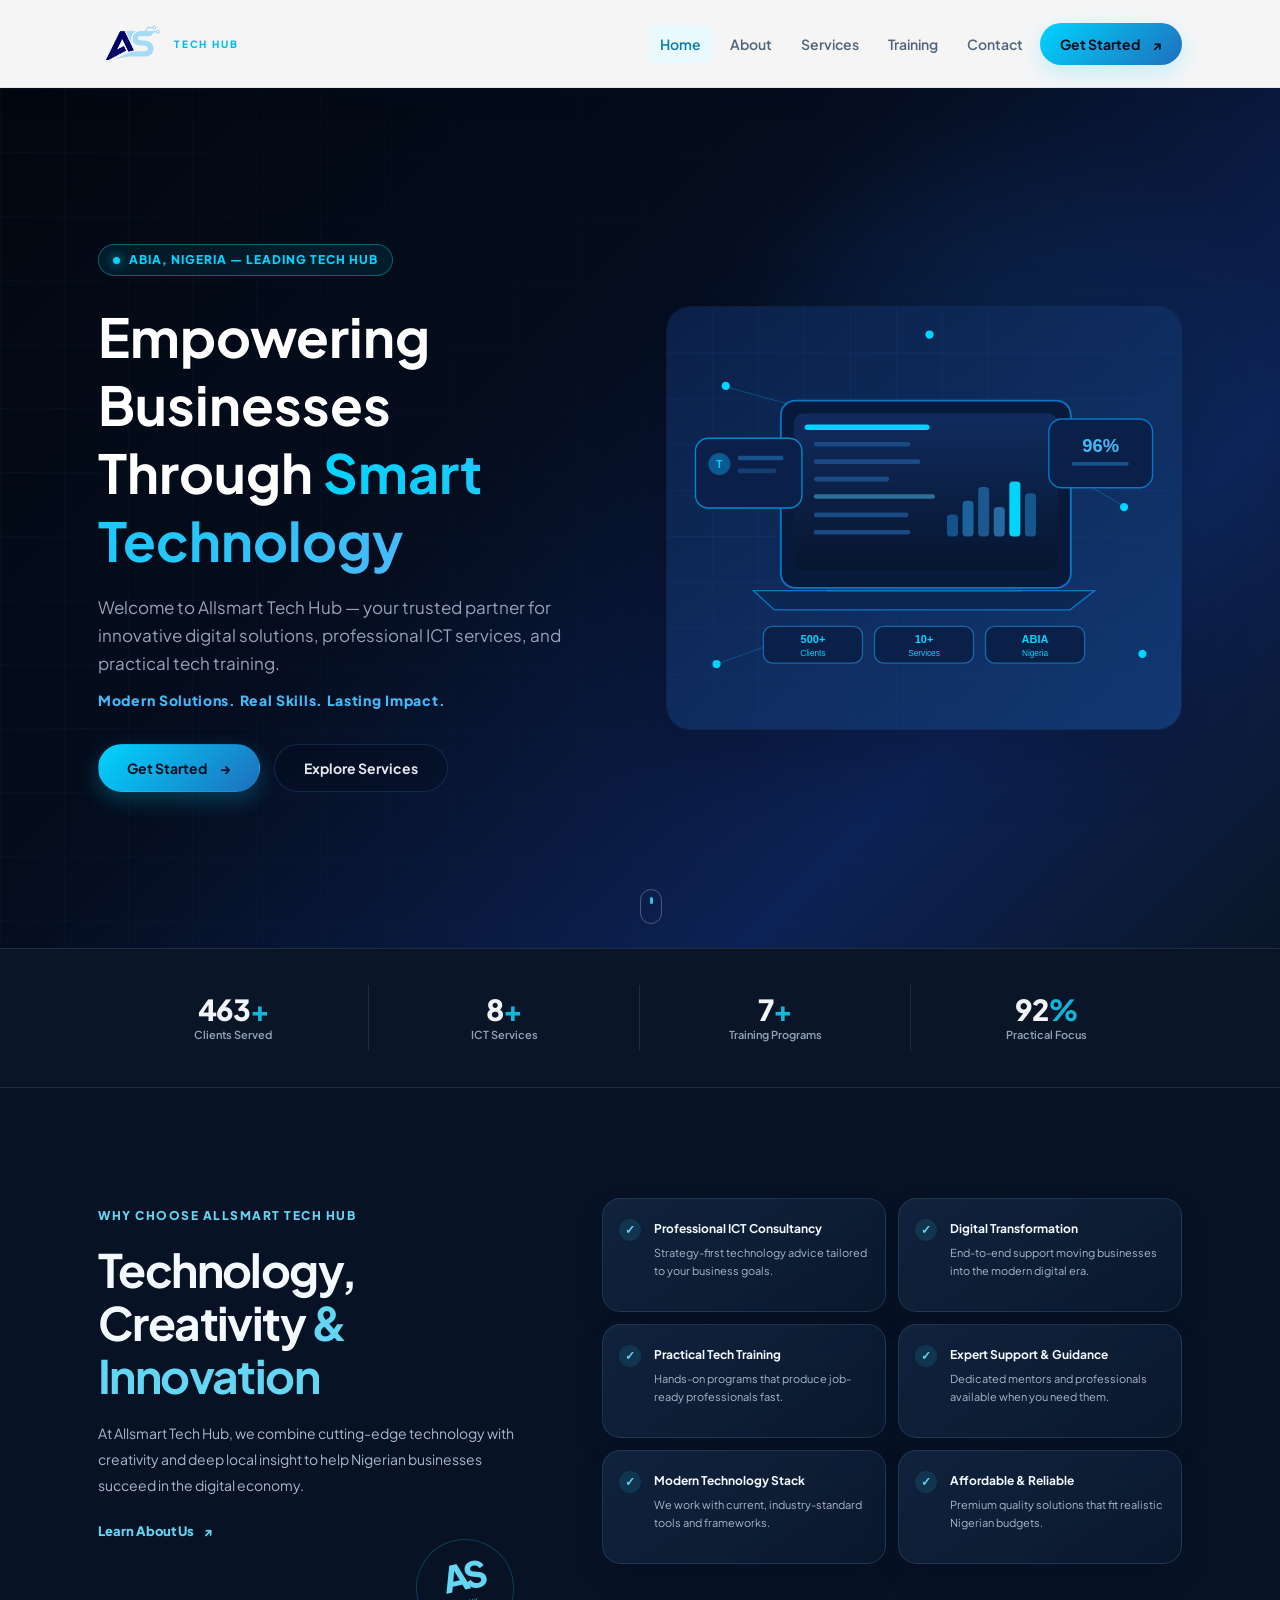
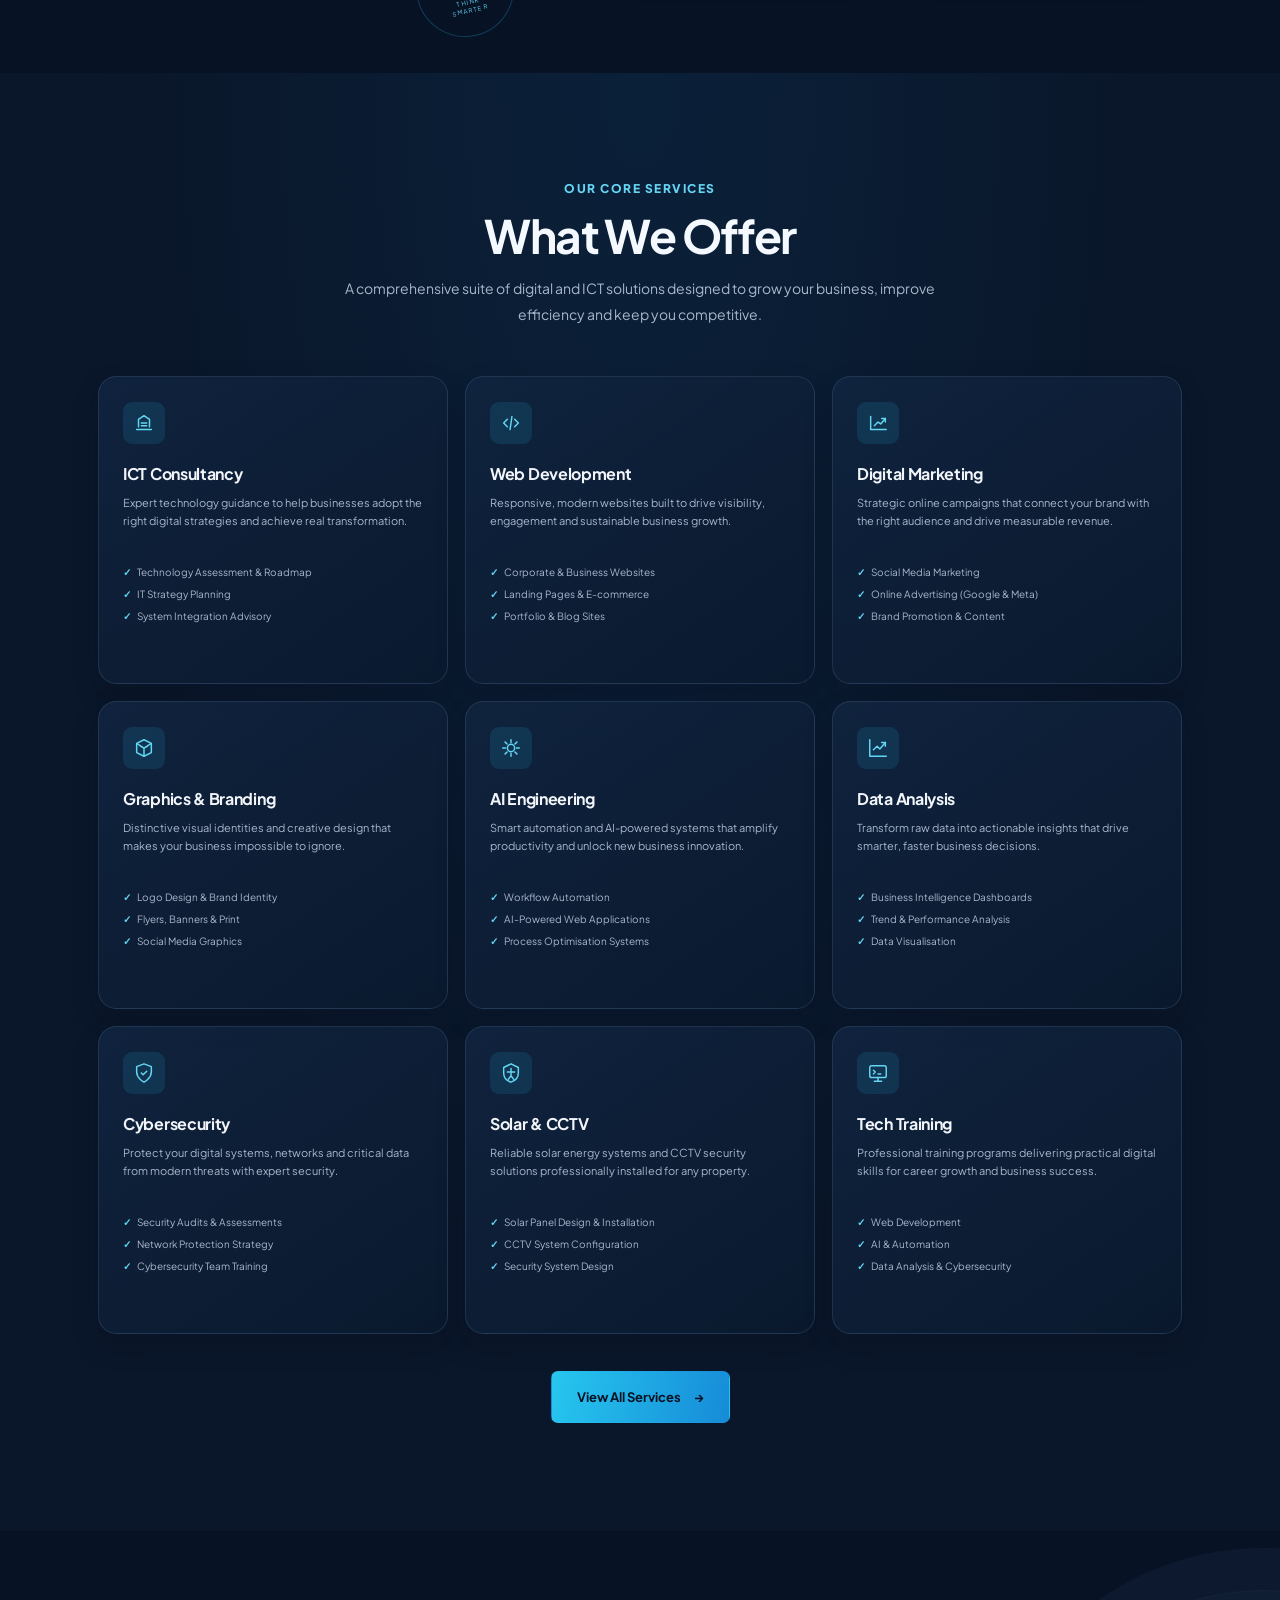
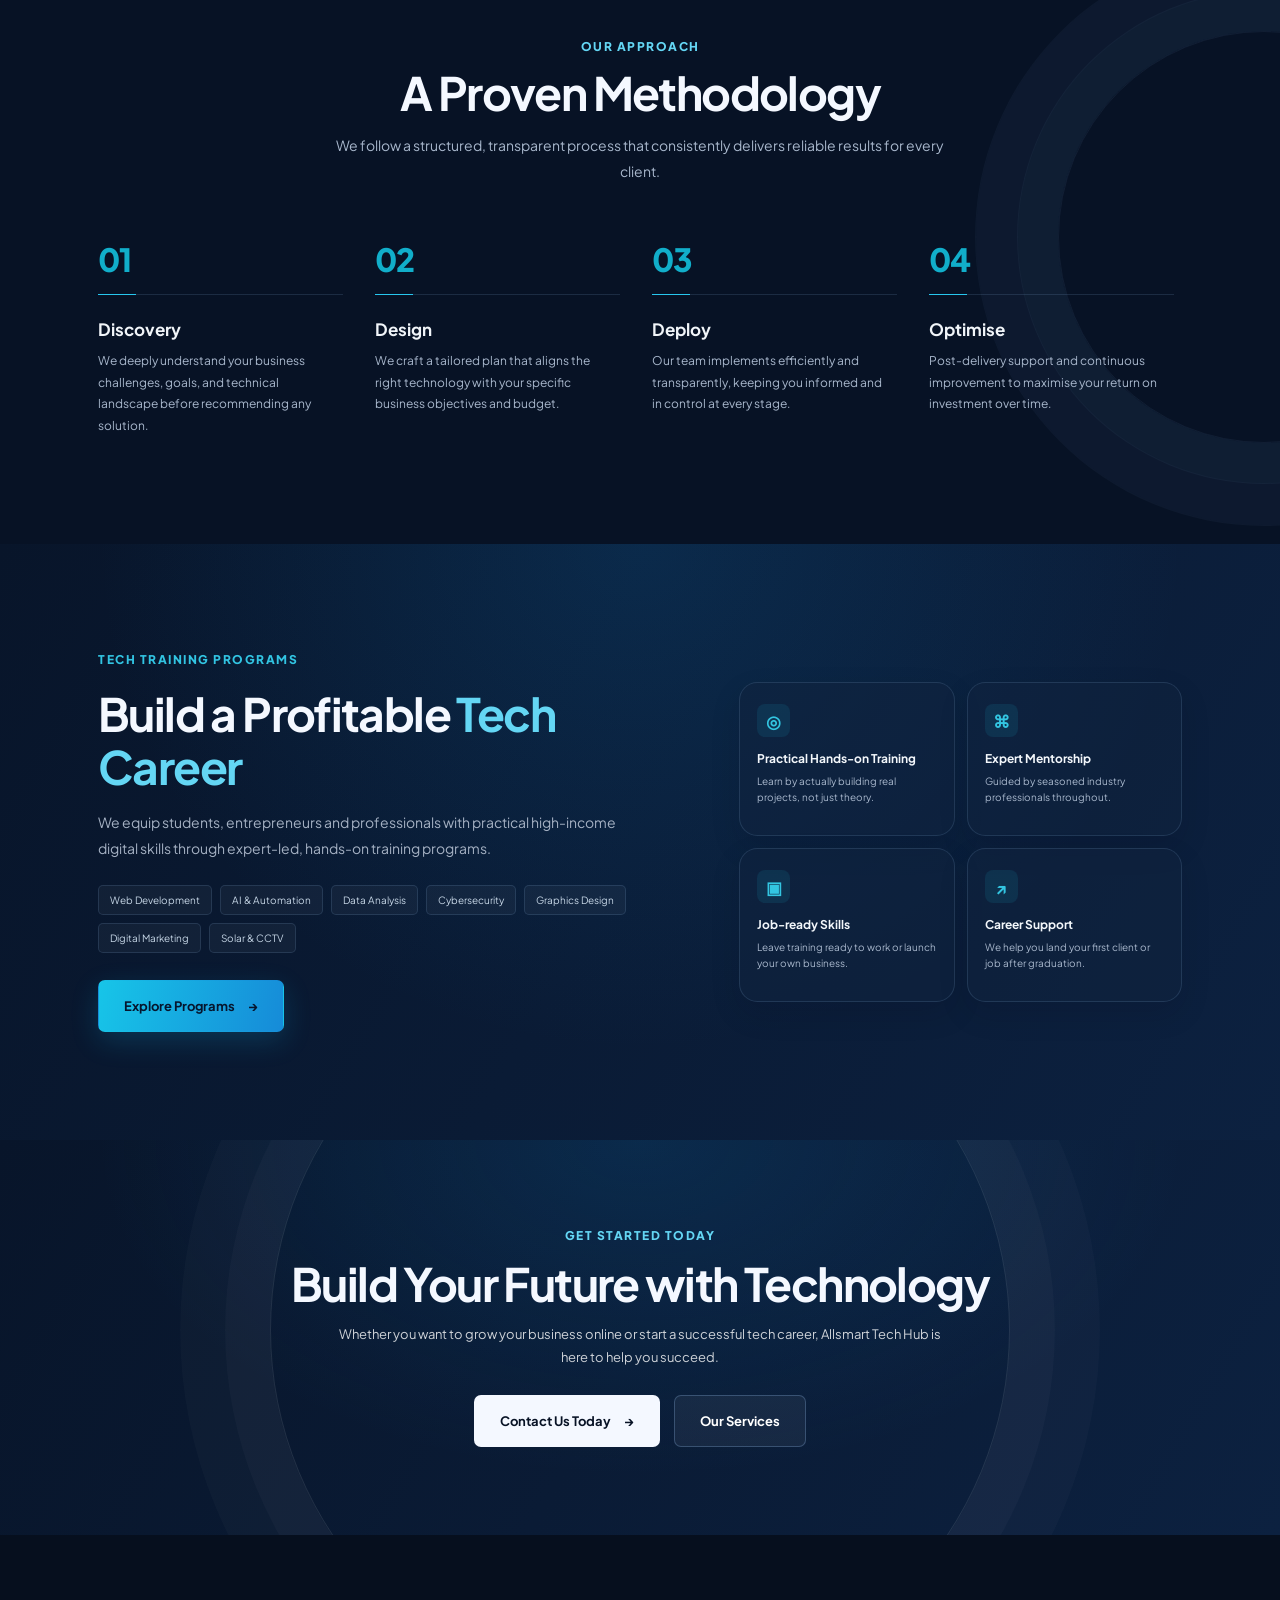
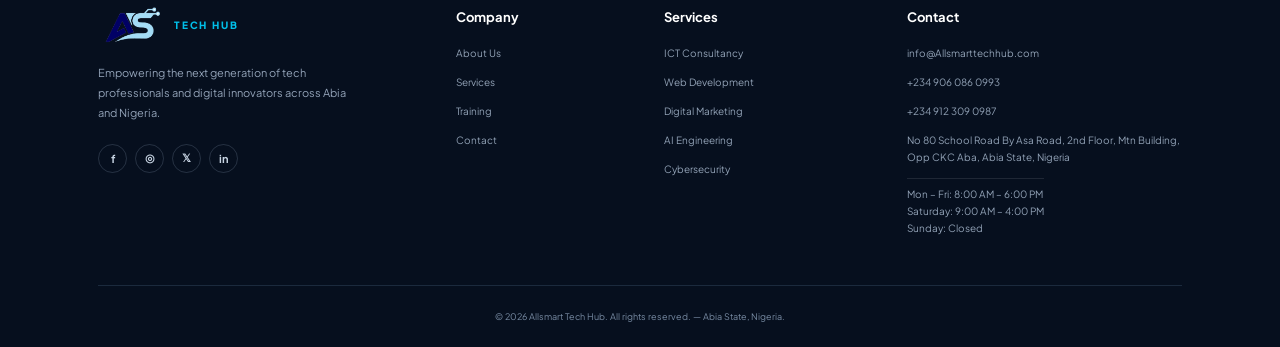
<file: index.html>
<!DOCTYPE html>
<html lang="en">
  <head>
    <meta charset="UTF-8" />
    <meta name="viewport" content="width=device-width, initial-scale=1.0" />
    <meta
      name="description"
      content="Allsmart Tech Hub — trusted digital solutions, professional ICT services, and practical tech training in Abia, Nigeria."
    />
    <meta name="theme-color" content="#071225" />
    <meta name="robots" content="index, follow" />
    <meta property="og:type" content="website" />
    <meta property="og:locale" content="en_NG" />
    <meta property="og:site_name" content="Allsmart Tech Hub" />
    <meta property="og:url" content="https://www.allsmarttechhub.com/" />
    <meta property="og:title" content="Allsmart Tech Hub | ICT Services &amp; Tech Training in Abia" />
    <meta property="og:description" content="Trusted digital solutions, professional ICT services, and practical tech training in Abia, Nigeria." />
    <meta name="twitter:card" content="summary" />
    <meta name="twitter:title" content="Allsmart Tech Hub | ICT Services &amp; Tech Training in Abia" />
    <meta name="twitter:description" content="Trusted digital solutions, professional ICT services, and practical tech training in Abia, Nigeria." />
    <title>Allsmart Tech Hub | ICT Services &amp; Tech Training in Abia</title>
    <link rel="canonical" href="https://www.allsmarttechhub.com/" />
    <link rel="icon" type="image/svg+xml" href="favicon.svg" />
    <link rel="preconnect" href="https://fonts.googleapis.com" />
    <link rel="preconnect" href="https://fonts.gstatic.com" crossorigin />
    <link
      href="https://fonts.googleapis.com/css2?family=Plus+Jakarta+Sans:wght@400;500;600;700;800&family=Syne:wght@400;500;600;700;800&display=swap"
      rel="stylesheet"
    />
    <link rel="stylesheet" href="styles.css" />
    <script src="script.js" defer></script>
    <script type="application/ld+json">
      {
        "@context": "https://schema.org",
        "@type": "ProfessionalService",
        "name": "Allsmart Tech Hub",
        "description": "Digital solutions, professional ICT services, and practical tech training in Abia, Nigeria.",
        "email": "info@Allsmarttechhub.com",
        "telephone": ["+2349060860993", "+2349123090987"],
        "address": {
          "@type": "PostalAddress",
          "streetAddress": "No 80 School Road By Asa Road, 2nd Floor, Mtn Building, Opp CKC Aba",
          "addressLocality": "Aba",
          "addressRegion": "Abia State",
          "addressCountry": "NG"
        },
        "areaServed": {
          "@type": "Country",
          "name": "Nigeria"
        },
        "knowsAbout": [
          "ICT consultancy",
          "Web development",
          "Digital marketing",
          "Cybersecurity",
          "Technology training"
        ]
      }
    </script>
  </head>
  <body>
    <header class="site-header">
      <div class="container header-inner">
        <a class="brand" href="index.html" aria-label="Allsmart Tech Hub home">
          <img class="brand-logo" src="img/logo-mark.png" alt="" />
          <span class="brand-label">TECH HUB</span>
        </a>
        <button
          class="menu-toggle"
          type="button"
          aria-label="Open menu"
          aria-expanded="false"
          aria-controls="primary-navigation"
        >
          <span></span><span></span><span></span>
        </button>
        <nav class="primary-nav" id="primary-navigation" aria-label="Main navigation">
          <a href="index.html" aria-current="page">Home</a>
          <a href="about.html">About</a>
          <a href="services.html">Services</a>
          <a href="training.html">Training</a>
          <a href="contact.html">Contact</a>
          <a class="nav-cta" href="contact.html">Get Started <span aria-hidden="true">↗</span></a>
        </nav>
      </div>
    </header>

    <main>
      <section class="hero" id="home">
        <div class="hero-grid" aria-hidden="true"></div>
        <div class="hero-glow" aria-hidden="true"></div>
        <div class="container hero-inner">
          <div class="hero-copy">
            <p class="eyebrow hero-eyebrow"><span class="pulse-dot"></span> Abia, Nigeria — Leading Tech Hub</p>
            <h1>Empowering Businesses Through <span>Smart Technology</span></h1>
            <p class="hero-description">
              Welcome to Allsmart Tech Hub — your trusted partner for innovative digital solutions,
              professional ICT services, and practical tech training.
            </p>
            <p class="hero-promise">Modern Solutions. Real Skills. Lasting Impact.</p>
            <div class="hero-actions">
              <a class="button button-primary" href="contact.html">Get Started <span aria-hidden="true">→</span></a>
              <a class="button button-outline" href="services.html">Explore Services</a>
            </div>
          </div>
          <div class="hero-visual" aria-hidden="true">
            <svg viewBox="0 0 560 460" role="presentation" xmlns="http://www.w3.org/2000/svg">
              <defs>
                <linearGradient id="visual-panel" x1="0" y1="0" x2="1" y2="1">
                  <stop offset="0" stop-color="#0b2048" />
                  <stop offset="1" stop-color="#123873" />
                </linearGradient>
                <linearGradient id="screen" x1="0" y1="0" x2="0" y2="1">
                  <stop offset="0" stop-color="#102b5e" />
                  <stop offset="1" stop-color="#07162f" />
                </linearGradient>
              </defs>
              <rect width="560" height="460" rx="24" fill="url(#visual-panel)" />
              <g stroke="#1c4383" stroke-opacity=".27">
                <path d="M50 0v460M100 0v460M150 0v460M200 0v460M250 0v460M300 0v460M350 0v460M400 0v460M450 0v460M500 0v460" />
                <path d="M0 50h560M0 100h560M0 150h560M0 200h560M0 250h560M0 300h560M0 350h560M0 400h560" />
              </g>
              <g fill="#00d4ff">
                <circle cx="64" cy="86" r="4.5" /><circle cx="286" cy="30" r="4.5" />
                <circle cx="498" cy="218" r="4.5" /><circle cx="54" cy="389" r="4.5" />
                <circle cx="518" cy="378" r="4.5" />
              </g>
              <g stroke="#00aee8" stroke-opacity=".35">
                <path d="m68 88 65 18M424 174l72 42M54 389l70-25" />
              </g>
              <rect x="124" y="102" width="316" height="204" rx="16" fill="#081a3b" stroke="#0877c8" stroke-width="2" />
              <rect x="138" y="116" width="288" height="170" rx="11" fill="url(#screen)" />
              <rect x="150" y="128" width="136" height="6" rx="3" fill="#00d4ff" />
              <g fill="#1b4b84">
                <rect x="160" y="147" width="105" height="5" rx="2.5" /><rect x="160" y="166" width="116" height="5" rx="2.5" />
                <rect x="160" y="185" width="82" height="5" rx="2.5" /><rect x="160" y="224" width="103" height="5" rx="2.5" />
                <rect x="160" y="243" width="105" height="5" rx="2.5" />
              </g>
              <rect x="160" y="204" width="132" height="5" rx="2.5" fill="#3d90bb" fill-opacity=".7" />
              <g>
                <rect x="305" y="226" width="12" height="24" rx="4" fill="#14528d" />
                <rect x="322" y="211" width="12" height="39" rx="4" fill="#1c639e" />
                <rect x="339" y="196" width="12" height="54" rx="4" fill="#1d578f" />
                <rect x="356" y="218" width="12" height="32" rx="4" fill="#2869a4" />
                <rect x="373" y="190" width="12" height="60" rx="4" fill="#00d4ff" />
                <rect x="390" y="203" width="12" height="47" rx="4" fill="#15568f" />
              </g>
              <path d="m94 309 372 0-27 21H117Z" fill="#0b2854" stroke="#0877c8" stroke-width="1.5" />
              <path d="M174 309h213" stroke="#1472b6" stroke-width="2" />
              <rect x="31" y="143" width="116" height="76" rx="14" fill="#0b2048" stroke="#008aca" stroke-width="1.5" />
              <circle cx="57" cy="171" r="12" fill="#0b5a91" />
              <text x="57" y="175" fill="#00d4ff" text-anchor="middle" font-size="11" font-family="Arial" font-weight="700">T</text>
              <rect x="77" y="162" width="50" height="5" rx="2.5" fill="#18528c" />
              <rect x="77" y="176" width="42" height="5" rx="2.5" fill="#123e72" />
              <rect x="416" y="122" width="113" height="75" rx="14" fill="#0b2048" stroke="#0877c8" stroke-width="1.5" />
              <text x="472.5" y="158" fill="#48b9f7" text-anchor="middle" font-size="20" font-family="Arial" font-weight="700">96%</text>
              <rect x="441" y="169" width="62" height="4" rx="2" fill="#18528c" />
              <g>
                <rect x="105" y="348" width="108" height="40" rx="10" fill="#0b2048" stroke="#1765a9" stroke-width="1.5" />
                <rect x="226" y="348" width="108" height="40" rx="10" fill="#0b2048" stroke="#1765a9" stroke-width="1.5" />
                <rect x="347" y="348" width="108" height="40" rx="10" fill="#0b2048" stroke="#1765a9" stroke-width="1.5" />
                <g fill="#00d4ff" text-anchor="middle" font-family="Arial">
                  <text x="159" y="366" font-size="12" font-weight="700">500+</text><text x="159" y="380" font-size="9">Clients</text>
                  <text x="280" y="366" font-size="12" font-weight="700">10+</text><text x="280" y="380" font-size="9">Services</text>
                  <text x="401" y="366" font-size="12" font-weight="700">ABIA</text><text x="401" y="380" font-size="9">Nigeria</text>
                </g>
              </g>
            </svg>
          </div>
        </div>
        <a href="#impact" class="scroll-cue" aria-label="Scroll to discover more"><span></span></a>
      </section>

      <section class="impact section-pad" id="impact" aria-label="Our impact">
        <div class="container impact-grid">
          <div class="impact-item"><strong data-count="500">500<span>+</span></strong><span>Clients Served</span></div>
          <div class="impact-item"><strong data-count="9">9<span>+</span></strong><span>ICT Services</span></div>
          <div class="impact-item"><strong data-count="8">8<span>+</span></strong><span>Training Programs</span></div>
          <div class="impact-item"><strong data-count="100">100<span>%</span></strong><span>Practical Focus</span></div>
        </div>
      </section>

      <section class="about section-pad" id="about">
        <div class="container about-layout">
          <div class="about-intro">
            <p class="eyebrow">Why Choose Allsmart Tech Hub</p>
            <h2>Technology, Creativity <span>&amp; Innovation</span></h2>
            <p class="section-copy">
              At Allsmart Tech Hub, we combine cutting-edge technology with creativity and deep local
              insight to help Nigerian businesses succeed in the digital economy.
            </p>
            <a class="text-link" href="about.html">Learn About Us <span aria-hidden="true">↗</span></a>
            <div class="about-stamp" aria-hidden="true"><span>AS</span><small>THINK<br />SMARTER</small></div>
          </div>
          <div class="benefit-grid">
            <article class="benefit-card">
              <span class="check-icon" aria-hidden="true">✓</span>
              <div><h3>Professional ICT Consultancy</h3><p>Strategy-first technology advice tailored to your business goals.</p></div>
            </article>
            <article class="benefit-card">
              <span class="check-icon" aria-hidden="true">✓</span>
              <div><h3>Digital Transformation</h3><p>End-to-end support moving businesses into the modern digital era.</p></div>
            </article>
            <article class="benefit-card">
              <span class="check-icon" aria-hidden="true">✓</span>
              <div><h3>Practical Tech Training</h3><p>Hands-on programs that produce job-ready professionals fast.</p></div>
            </article>
            <article class="benefit-card">
              <span class="check-icon" aria-hidden="true">✓</span>
              <div><h3>Expert Support &amp; Guidance</h3><p>Dedicated mentors and professionals available when you need them.</p></div>
            </article>
            <article class="benefit-card">
              <span class="check-icon" aria-hidden="true">✓</span>
              <div><h3>Modern Technology Stack</h3><p>We work with current, industry-standard tools and frameworks.</p></div>
            </article>
            <article class="benefit-card">
              <span class="check-icon" aria-hidden="true">✓</span>
              <div><h3>Affordable &amp; Reliable</h3><p>Premium quality solutions that fit realistic Nigerian budgets.</p></div>
            </article>
          </div>
        </div>
      </section>

      <section class="services section-pad" id="services">
        <div class="container">
          <div class="section-heading">
            <p class="eyebrow">Our Core Services</p>
            <h2>What We Offer</h2>
            <p class="section-copy">A comprehensive suite of digital and ICT solutions designed to grow your business, improve efficiency and keep you competitive.</p>
          </div>
          <div class="service-grid">
            <article class="service-card">
              <div class="service-icon" aria-hidden="true"><svg viewBox="0 0 24 24"><path d="M4 19h16M6 16V8l6-4 6 4v8M9 12h6M9 15h6"/></svg></div>
              <h3>ICT Consultancy</h3><p>Expert technology guidance to help businesses adopt the right digital strategies and achieve real transformation.</p>
              <ul><li>Technology Assessment &amp; Roadmap</li><li>IT Strategy Planning</li><li>System Integration Advisory</li></ul>
            </article>
            <article class="service-card">
              <div class="service-icon" aria-hidden="true"><svg viewBox="0 0 24 24"><path d="m8 8-4 4 4 4m8-8 4 4-4 4m-3-11-2 14"/></svg></div>
              <h3>Web Development</h3><p>Responsive, modern websites built to drive visibility, engagement and sustainable business growth.</p>
              <ul><li>Corporate &amp; Business Websites</li><li>Landing Pages &amp; E-commerce</li><li>Portfolio &amp; Blog Sites</li></ul>
            </article>
            <article class="service-card">
              <div class="service-icon" aria-hidden="true"><svg viewBox="0 0 24 24"><path d="M4 19V5m0 14h17M8 15l4-4 3 2 5-6"/><path d="M16 7h4v4"/></svg></div>
              <h3>Digital Marketing</h3><p>Strategic online campaigns that connect your brand with the right audience and drive measurable revenue.</p>
              <ul><li>Social Media Marketing</li><li>Online Advertising (Google &amp; Meta)</li><li>Brand Promotion &amp; Content</li></ul>
            </article>
            <article class="service-card">
              <div class="service-icon" aria-hidden="true"><svg viewBox="0 0 24 24"><path d="M12 3 4 7v10l8 4 8-4V7l-8-4Z"/><path d="m8 10 4 2 4-2M12 12v9M4 7l8 5 8-5"/></svg></div>
              <h3>Graphics &amp; Branding</h3><p>Distinctive visual identities and creative design that makes your business impossible to ignore.</p>
              <ul><li>Logo Design &amp; Brand Identity</li><li>Flyers, Banners &amp; Print</li><li>Social Media Graphics</li></ul>
            </article>
            <article class="service-card">
              <div class="service-icon" aria-hidden="true"><svg viewBox="0 0 24 24"><path d="M12 3v3m0 12v3M3 12h3m12 0h3M5.6 5.6l2.1 2.1m8.6 8.6 2.1 2.1m0-12.8-2.1 2.1m-8.6 8.6-2.1 2.1"/><circle cx="12" cy="12" r="4"/></svg></div>
              <h3>AI Engineering</h3><p>Smart automation and AI-powered systems that amplify productivity and unlock new business innovation.</p>
              <ul><li>Workflow Automation</li><li>AI-Powered Web Applications</li><li>Process Optimisation Systems</li></ul>
            </article>
            <article class="service-card">
              <div class="service-icon" aria-hidden="true"><svg viewBox="0 0 24 24"><path d="M3 3v18h18M7 14l4-4 3 3 6-7"/><path d="M16 6h4v4"/></svg></div>
              <h3>Data Analysis</h3><p>Transform raw data into actionable insights that drive smarter, faster business decisions.</p>
              <ul><li>Business Intelligence Dashboards</li><li>Trend &amp; Performance Analysis</li><li>Data Visualisation</li></ul>
            </article>
            <article class="service-card">
              <div class="service-icon" aria-hidden="true"><svg viewBox="0 0 24 24"><path d="M12 22s8-4 8-11V5l-8-3-8 3v6c0 7 8 11 8 11Z"/><path d="m9 12 2 2 4-4"/></svg></div>
              <h3>Cybersecurity</h3><p>Protect your digital systems, networks and critical data from modern threats with expert security.</p>
              <ul><li>Security Audits &amp; Assessments</li><li>Network Protection Strategy</li><li>Cybersecurity Team Training</li></ul>
            </article>
            <article class="service-card">
              <div class="service-icon" aria-hidden="true"><svg viewBox="0 0 24 24"><path d="M12 2 4 6v6c0 5 3.4 8.5 8 10 4.6-1.5 8-5 8-10V6l-8-4Z"/><path d="M8 11h8M12 7v8m-3 4 3-4 3 4"/></svg></div>
              <h3>Solar &amp; CCTV</h3><p>Reliable solar energy systems and CCTV security solutions professionally installed for any property.</p>
              <ul><li>Solar Panel Design &amp; Installation</li><li>CCTV System Configuration</li><li>Security System Design</li></ul>
            </article>
            <article class="service-card">
              <div class="service-icon" aria-hidden="true"><svg viewBox="0 0 24 24"><rect x="3" y="4" width="18" height="13" rx="2"/><path d="M8 21h8m-4-4v4M7 9l2 2-2 2m5 0h3"/></svg></div>
              <h3>Tech Training</h3><p>Professional training programs delivering practical digital skills for career growth and business success.</p>
              <ul><li>Web Development</li><li>AI &amp; Automation</li><li>Data Analysis &amp; Cybersecurity</li></ul>
            </article>
          </div>
          <div class="services-action"><a class="button button-dark" href="services.html">View All Services <span aria-hidden="true">→</span></a></div>
        </div>
      </section>

      <section class="approach section-pad" id="approach">
        <div class="container">
          <div class="section-heading">
            <p class="eyebrow">Our Approach</p>
            <h2>A Proven Methodology</h2>
            <p class="section-copy">We follow a structured, transparent process that consistently delivers reliable results for every client.</p>
          </div>
          <div class="process-grid">
            <article class="process-step"><span class="step-number">01</span><span class="step-rule"></span><h3>Discovery</h3><p>We deeply understand your business challenges, goals, and technical landscape before recommending any solution.</p></article>
            <article class="process-step"><span class="step-number">02</span><span class="step-rule"></span><h3>Design</h3><p>We craft a tailored plan that aligns the right technology with your specific business objectives and budget.</p></article>
            <article class="process-step"><span class="step-number">03</span><span class="step-rule"></span><h3>Deploy</h3><p>Our team implements efficiently and transparently, keeping you informed and in control at every stage.</p></article>
            <article class="process-step"><span class="step-number">04</span><span class="step-rule"></span><h3>Optimise</h3><p>Post-delivery support and continuous improvement to maximise your return on investment over time.</p></article>
          </div>
        </div>
      </section>

      <section class="training section-pad" id="training">
        <div class="container training-layout">
          <div class="training-copy">
            <p class="eyebrow">Tech Training Programs</p>
            <h2>Build a Profitable <span>Tech Career</span></h2>
            <p class="section-copy">We equip students, entrepreneurs and professionals with practical high-income digital skills through expert-led, hands-on training programs.</p>
            <div class="skill-tags">
              <span>Web Development</span><span>AI &amp; Automation</span><span>Data Analysis</span><span>Cybersecurity</span><span>Graphics Design</span><span>Digital Marketing</span><span>Solar &amp; CCTV</span>
            </div>
            <a class="button button-primary" href="training.html">Explore Programs <span aria-hidden="true">→</span></a>
          </div>
          <div class="training-points">
            <article class="training-point"><span class="training-emoji" aria-hidden="true">◎</span><div><h3>Practical Hands-on Training</h3><p>Learn by actually building real projects, not just theory.</p></div></article>
            <article class="training-point"><span class="training-emoji" aria-hidden="true">⌘</span><div><h3>Expert Mentorship</h3><p>Guided by seasoned industry professionals throughout.</p></div></article>
            <article class="training-point"><span class="training-emoji" aria-hidden="true">▣</span><div><h3>Job-ready Skills</h3><p>Leave training ready to work or launch your own business.</p></div></article>
            <article class="training-point"><span class="training-emoji" aria-hidden="true">↗</span><div><h3>Career Support</h3><p>We help you land your first client or job after graduation.</p></div></article>
          </div>
        </div>
      </section>

      <section class="contact-cta" id="contact">
        <div class="cta-decoration" aria-hidden="true"></div>
        <div class="container cta-inner">
          <p class="eyebrow">Get Started Today</p>
          <h2>Build Your Future with Technology</h2>
          <p>Whether you want to grow your business online or start a successful tech career, Allsmart Tech Hub is here to help you succeed.</p>
          <div class="cta-actions">
            <a class="button button-light" href="mailto:info@Allsmarttechhub.com">Contact Us Today <span aria-hidden="true">→</span></a>
            <a class="button button-ghost" href="services.html">Our Services</a>
          </div>
        </div>
      </section>
    </main>

    <footer class="site-footer">
      <div class="container footer-grid">
        <div class="footer-brand">
          <a class="brand brand-footer" href="index.html" aria-label="Allsmart Tech Hub home">
            <img class="brand-logo" src="img/logo-mark.png" alt="" />
            <span class="brand-label">TECH HUB</span>
          </a>
          <p>Empowering the next generation of tech professionals and digital innovators across Abia and Nigeria.</p>
          <div class="social-links" aria-label="Social media">
            <a href="https://www.facebook.com/" aria-label="Facebook">f</a>
            <a href="https://www.instagram.com/" aria-label="Instagram">◎</a>
            <a href="https://x.com/" aria-label="X / Twitter">𝕏</a>
            <a href="https://www.linkedin.com/" aria-label="LinkedIn">in</a>
          </div>
        </div>
        <div class="footer-column"><h2>Company</h2>        <a href="about.html">About Us</a><a href="services.html">Services</a><a href="training.html">Training</a><a href="contact.html">Contact</a></div>
        <div class="footer-column"><h2>Services</h2><a href="services.html">ICT Consultancy</a><a href="services.html">Web Development</a><a href="services.html">Digital Marketing</a><a href="services.html">AI Engineering</a><a href="services.html">Cybersecurity</a></div>
        <div class="footer-column contact-column">
          <h2>Contact</h2>
          <a href="mailto:info@Allsmarttechhub.com">info@Allsmarttechhub.com</a>
          <a href="tel:+2349060860993">+234 906 086 0993</a>
          <a href="tel:+2349123090987">+234 912 309 0987</a>
          <p>No 80 School Road By Asa Road, 2nd Floor, Mtn Building, Opp CKC Aba, Abia State, Nigeria</p>
          <p class="hours">Mon – Fri: 8:00 AM – 6:00 PM<br />Saturday: 9:00 AM – 4:00 PM<br />Sunday: Closed</p>
        </div>
      </div>
      <div class="container footer-bottom">
        <p>© 2026 Allsmart Tech Hub. All rights reserved. — Abia State, Nigeria.</p>
      </div>
    </footer>
  </body>
</html>
</file>
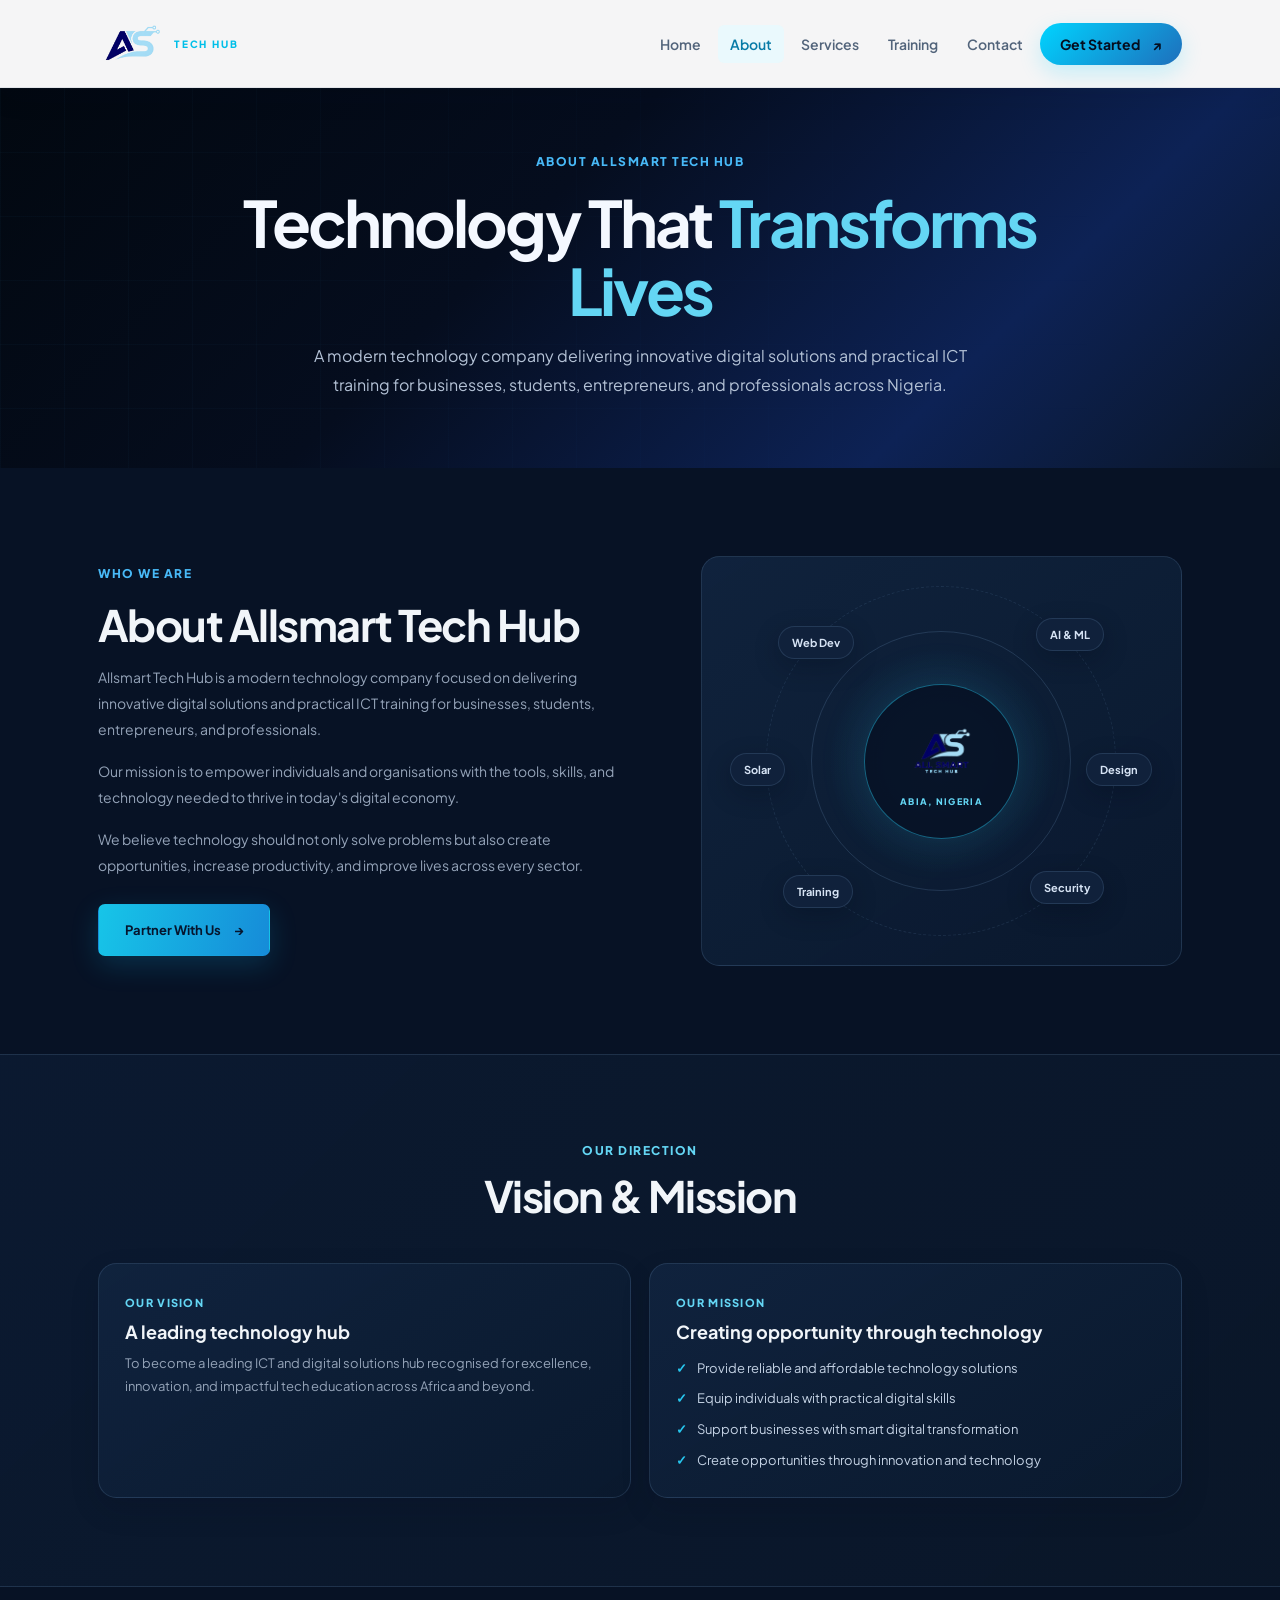
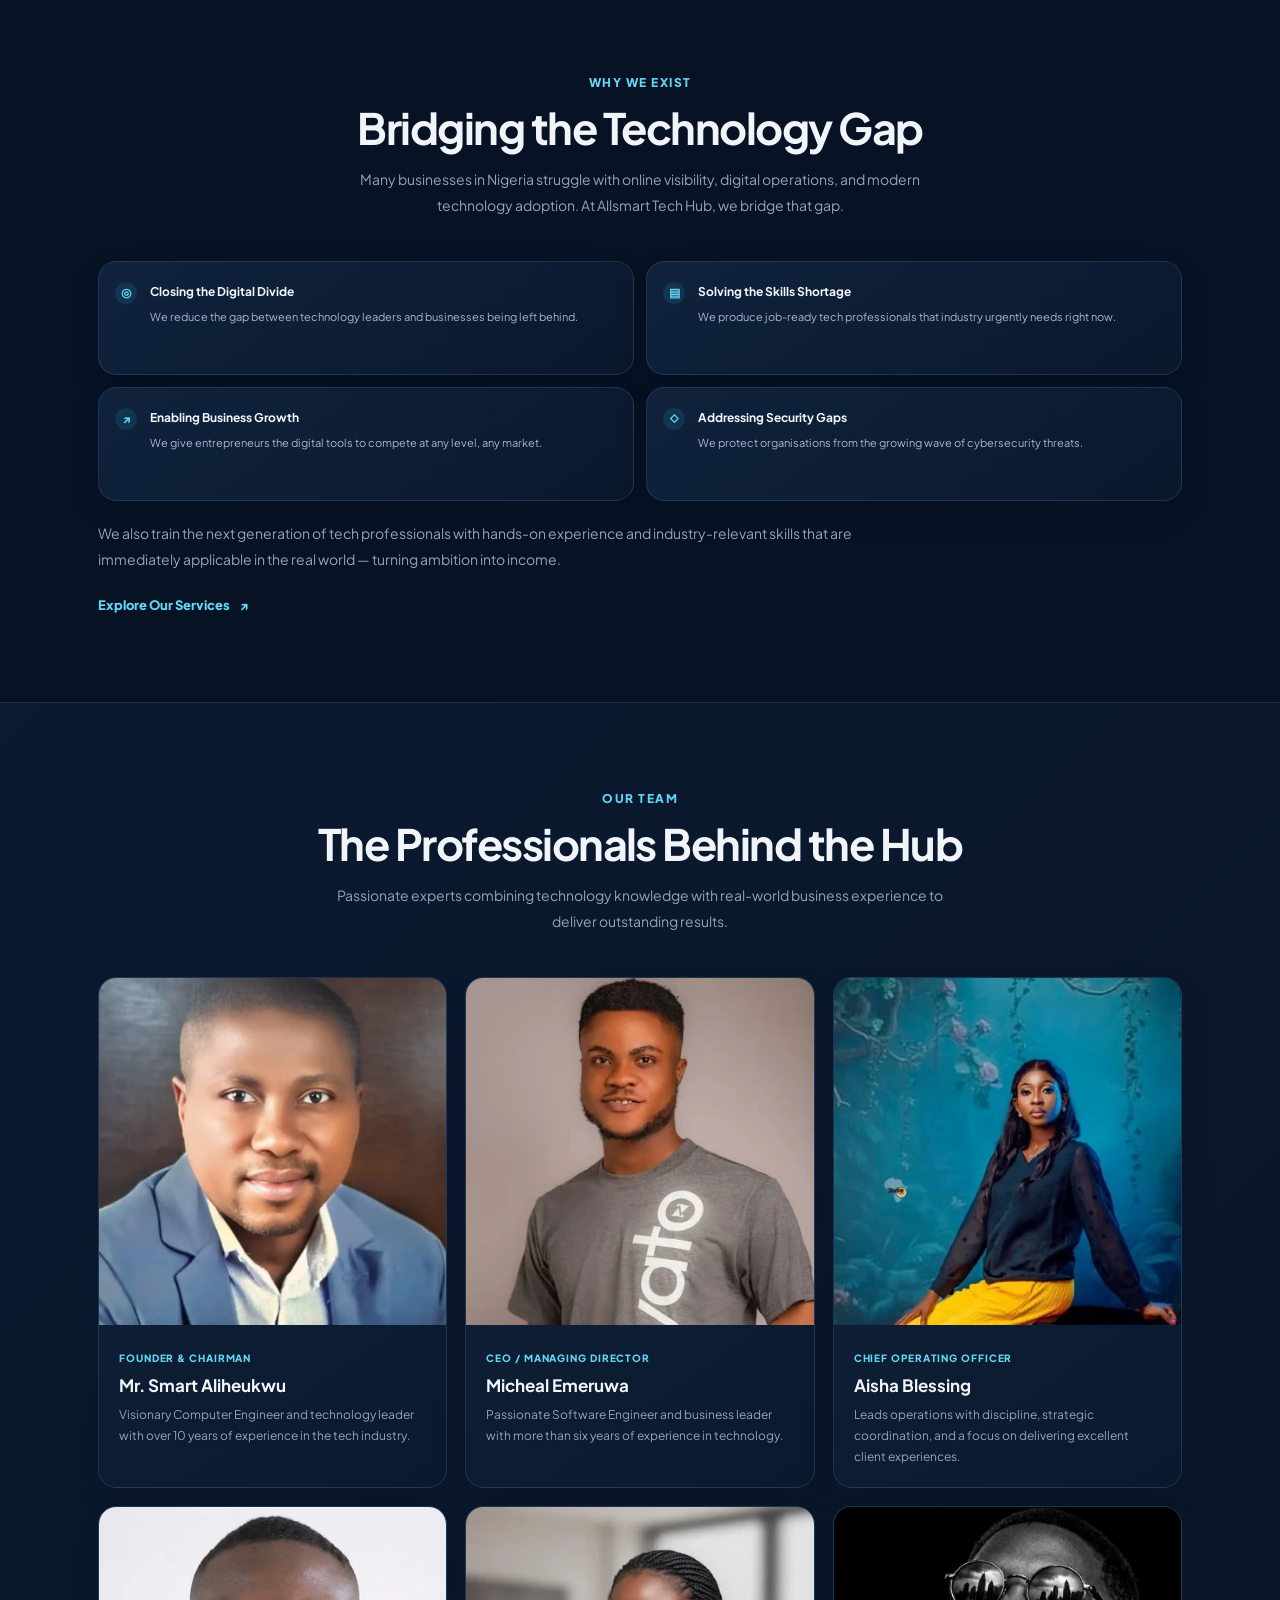
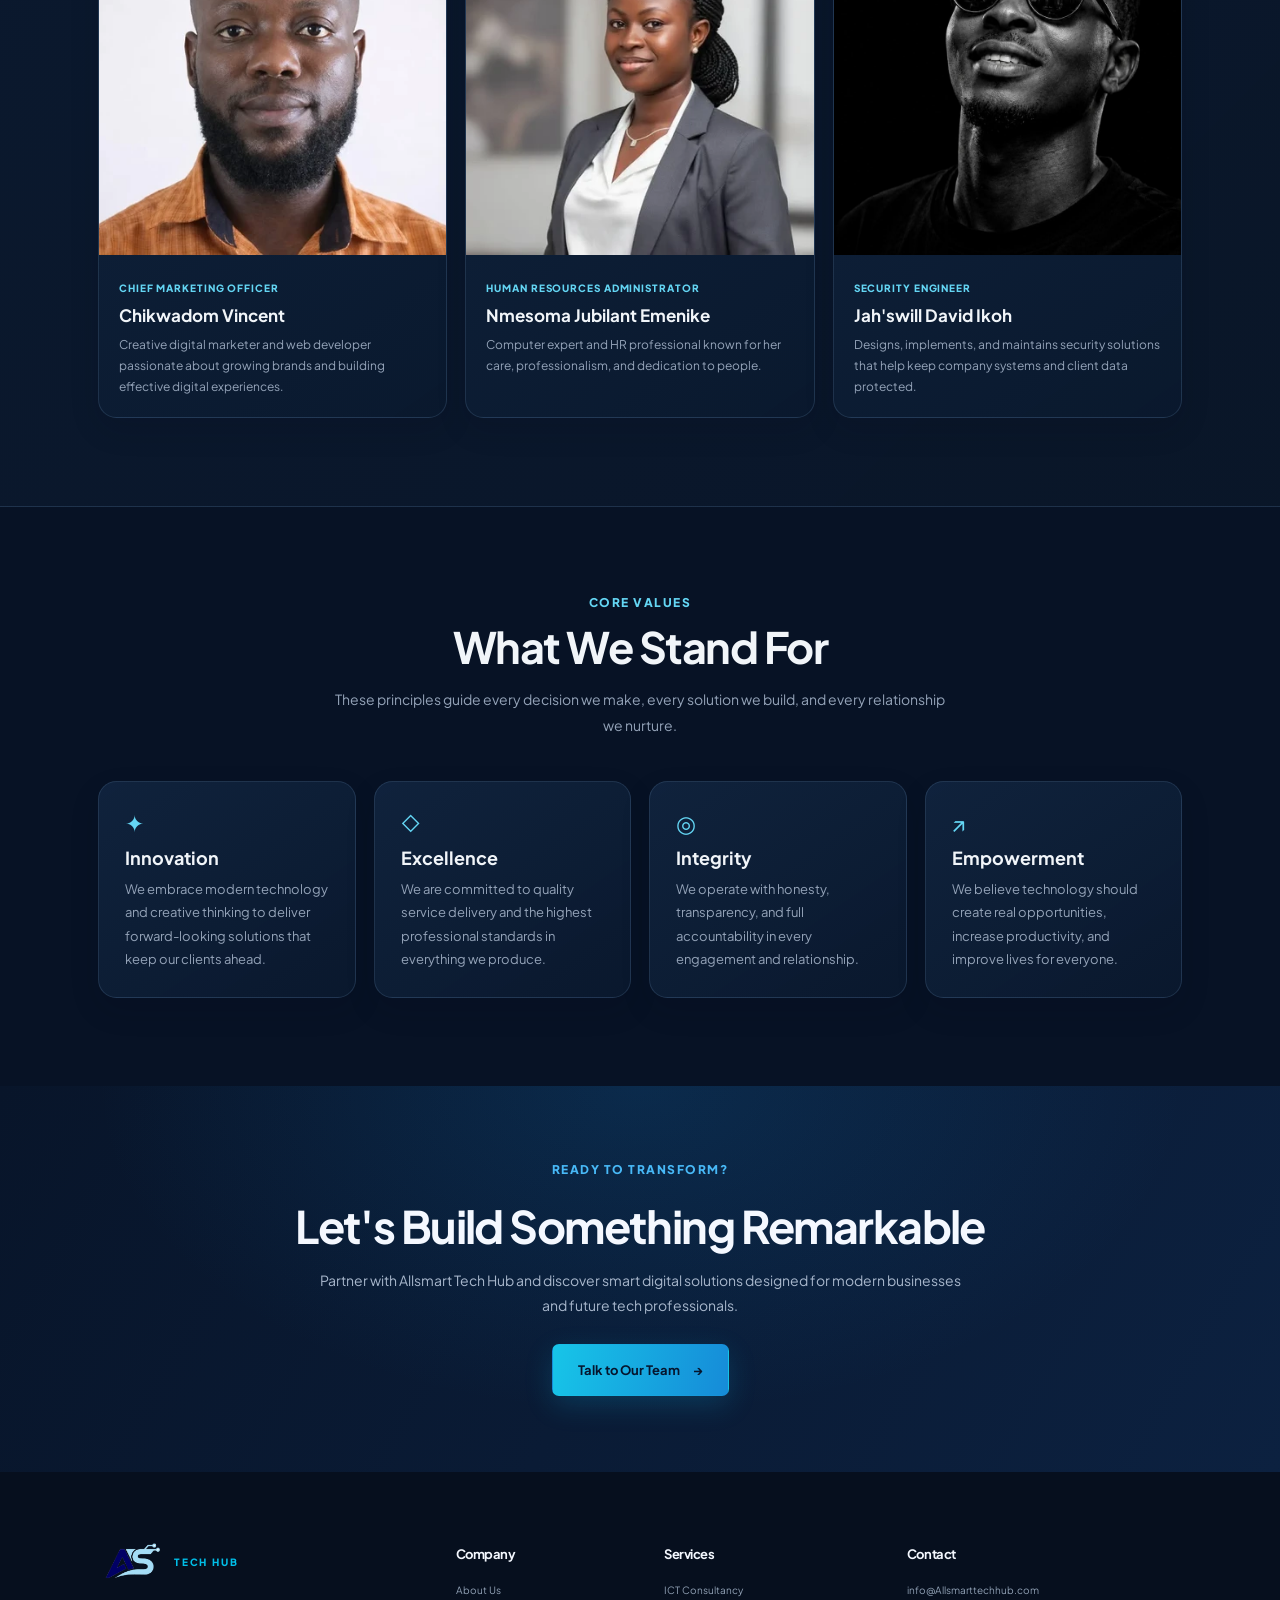
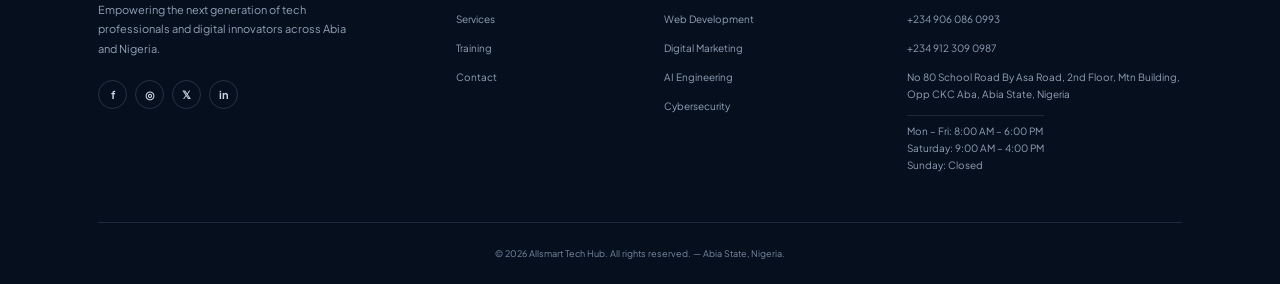
<file: about.html>
<!DOCTYPE html>
<html lang="en">
  <head>
    <meta charset="UTF-8" />
    <meta name="viewport" content="width=device-width, initial-scale=1.0" />
    <meta name="theme-color" content="#071225" />
    <meta name="description" content="Learn about Allsmart Tech Hub, our mission, values, and the team delivering technology solutions and practical ICT training in Nigeria." />
    <meta name="robots" content="index, follow" />
    <meta property="og:type" content="website" />
    <meta property="og:locale" content="en_NG" />
    <meta property="og:site_name" content="Allsmart Tech Hub" />
    <meta property="og:url" content="https://www.allsmarttechhub.com/about.html" />
    <meta property="og:title" content="About Allsmart Tech Hub | Our Team &amp; Mission" />
    <meta property="og:description" content="Meet the team and learn about Allsmart Tech Hub's mission to deliver technology solutions and practical ICT training in Nigeria." />
    <meta name="twitter:card" content="summary" />
    <meta name="twitter:title" content="About Allsmart Tech Hub | Our Team &amp; Mission" />
    <meta name="twitter:description" content="Meet the team and learn about Allsmart Tech Hub's mission to deliver technology solutions and practical ICT training in Nigeria." />
    <title>About Us | Allsmart Tech Hub</title>
    <link rel="canonical" href="https://www.allsmarttechhub.com/about.html" />
    <link rel="icon" type="image/svg+xml" href="favicon.svg" />
    <link rel="preconnect" href="https://fonts.googleapis.com" />
    <link rel="preconnect" href="https://fonts.gstatic.com" crossorigin />
    <link href="https://fonts.googleapis.com/css2?family=Plus+Jakarta+Sans:wght@400;500;600;700;800&family=Syne:wght@400;500;600;700;800&display=swap" rel="stylesheet" />
    <link rel="stylesheet" href="styles.css" />
    <script src="script.js" defer></script>
  </head>
  <body class="site-page">
    <header class="site-header">
      <div class="container header-inner">
        <a class="brand" href="index.html" aria-label="Allsmart Tech Hub home"><img class="brand-logo" src="img/logo-mark.png" alt="" /><span class="brand-label">TECH HUB</span></a>
        <button class="menu-toggle" type="button" aria-label="Open menu" aria-expanded="false" aria-controls="primary-navigation"><span></span><span></span><span></span></button>
        <nav class="primary-nav" id="primary-navigation" aria-label="Main navigation">
          <a href="index.html">Home</a><a href="about.html" aria-current="page">About</a><a href="services.html">Services</a><a href="training.html">Training</a><a href="contact.html">Contact</a><a class="nav-cta" href="contact.html">Get Started <span aria-hidden="true">↗</span></a>
        </nav>
      </div>
    </header>
    <main>
      <section class="inner-hero">
        <div class="hero-grid" aria-hidden="true"></div>
        <div class="container inner-hero-content">
          <p class="eyebrow">About Allsmart Tech Hub</p>
          <h1>Technology That <span>Transforms Lives</span></h1>
          <p>A modern technology company delivering innovative digital solutions and practical ICT training for businesses, students, entrepreneurs, and professionals across Nigeria.</p>
        </div>
      </section>
      <section class="page-section">
        <div class="container story-layout">
          <div class="section-copy-block">
            <p class="eyebrow">Who We Are</p>
            <h2>About Allsmart Tech Hub</h2>
            <p>Allsmart Tech Hub is a modern technology company focused on delivering innovative digital solutions and practical ICT training for businesses, students, entrepreneurs, and professionals.</p>
            <p>Our mission is to empower individuals and organisations with the tools, skills, and technology needed to thrive in today's digital economy.</p>
            <p>We believe technology should not only solve problems but also create opportunities, increase productivity, and improve lives across every sector.</p>
            <a class="button button-primary" href="contact.html">Partner With Us <span aria-hidden="true">→</span></a>
          </div>
          <div class="tech-visual" aria-label="Allsmart Tech Hub, Abia Nigeria">
            <div class="tech-orbit tech-orbit-one"></div><div class="tech-orbit tech-orbit-two"></div>
            <div class="tech-core"><img src="img/logo.png" alt="" /><span>ABIA, NIGERIA</span></div>
            <span class="tech-chip chip-web">Web Dev</span><span class="tech-chip chip-ai">AI &amp; ML</span>
            <span class="tech-chip chip-design">Design</span><span class="tech-chip chip-security">Security</span>
            <span class="tech-chip chip-training">Training</span><span class="tech-chip chip-solar">Solar</span>
          </div>
        </div>
      </section>
      <section class="page-section page-section-tinted">
        <div class="container">
          <div class="section-heading"><p class="eyebrow">Our Direction</p><h2>Vision &amp; Mission</h2></div>
          <div class="two-card-grid">
            <article class="theme-card"><span class="card-kicker">Our Vision</span><h3>A leading technology hub</h3><p>To become a leading ICT and digital solutions hub recognised for excellence, innovation, and impactful tech education across Africa and beyond.</p></article>
            <article class="theme-card"><span class="card-kicker">Our Mission</span><h3>Creating opportunity through technology</h3><ul class="check-list"><li>Provide reliable and affordable technology solutions</li><li>Equip individuals with practical digital skills</li><li>Support businesses with smart digital transformation</li><li>Create opportunities through innovation and technology</li></ul></article>
          </div>
        </div>
      </section>
      <section class="page-section">
        <div class="container">
          <div class="section-heading"><p class="eyebrow">Why We Exist</p><h2>Bridging the Technology Gap</h2><p class="section-copy">Many businesses in Nigeria struggle with online visibility, digital operations, and modern technology adoption. At Allsmart Tech Hub, we bridge that gap.</p></div>
          <div class="benefit-grid page-benefit-grid">
            <article class="benefit-card"><span class="check-icon">◎</span><div><h3>Closing the Digital Divide</h3><p>We reduce the gap between technology leaders and businesses being left behind.</p></div></article>
            <article class="benefit-card"><span class="check-icon">▤</span><div><h3>Solving the Skills Shortage</h3><p>We produce job-ready tech professionals that industry urgently needs right now.</p></div></article>
            <article class="benefit-card"><span class="check-icon">↗</span><div><h3>Enabling Business Growth</h3><p>We give entrepreneurs the digital tools to compete at any level, any market.</p></div></article>
            <article class="benefit-card"><span class="check-icon">◇</span><div><h3>Addressing Security Gaps</h3><p>We protect organisations from the growing wave of cybersecurity threats.</p></div></article>
          </div>
          <p class="section-copy about-followup">We also train the next generation of tech professionals with hands-on experience and industry-relevant skills that are immediately applicable in the real world — turning ambition into income.</p>
          <a class="text-link" href="services.html">Explore Our Services <span aria-hidden="true">↗</span></a>
        </div>
      </section>
      <section class="page-section page-section-tinted">
        <div class="container">
          <div class="section-heading"><p class="eyebrow">Our Team</p><h2>The Professionals Behind the Hub</h2><p class="section-copy">Passionate experts combining technology knowledge with real-world business experience to deliver outstanding results.</p></div>
          <div class="team-grid">
            <article class="team-card"><img src="img/team_chairman-DoaCRY_n.webp" alt="Mr. Smart Aliheukwu" loading="lazy" /><div><span>Founder &amp; Chairman</span><h3>Mr. Smart Aliheukwu</h3><p>Visionary Computer Engineer and technology leader with over 10 years of experience in the tech industry.</p></div></article>
            <article class="team-card"><img src="img/team_managing-DsT0yK3j.webp" alt="Micheal Emeruwa" loading="lazy" /><div><span>CEO / Managing Director</span><h3>Micheal Emeruwa</h3><p>Passionate Software Engineer and business leader with more than six years of experience in technology.</p></div></article>
            <article class="team-card"><img src="img/team_operating-C2d2mScd.webp" alt="Aisha Blessing" loading="lazy" /><div><span>Chief Operating Officer</span><h3>Aisha Blessing</h3><p>Leads operations with discipline, strategic coordination, and a focus on delivering excellent client experiences.</p></div></article>
            <article class="team-card"><img src="img/team_marketing-DOQetskB.webp" alt="Chikwadom Vincent" loading="lazy" /><div><span>Chief Marketing Officer</span><h3>Chikwadom Vincent</h3><p>Creative digital marketer and web developer passionate about growing brands and building effective digital experiences.</p></div></article>
            <article class="team-card"><img src="img/team_human-CcaKlShv.webp" alt="Nmesoma Jubilant Emenike" loading="lazy" /><div><span>Human Resources Administrator</span><h3>Nmesoma Jubilant Emenike</h3><p>Computer expert and HR professional known for her care, professionalism, and dedication to people.</p></div></article>
            <article class="team-card"><img src="img/Cyber%20security.jpg" alt="Jah'swill David Ikoh" loading="lazy" /><div><span>Security Engineer</span><h3>Jah'swill David Ikoh</h3><p>Designs, implements, and maintains security solutions that help keep company systems and client data protected.</p></div></article>
          </div>
        </div>
      </section>
      <section class="page-section">
        <div class="container">
          <div class="section-heading"><p class="eyebrow">Core Values</p><h2>What We Stand For</h2><p class="section-copy">These principles guide every decision we make, every solution we build, and every relationship we nurture.</p></div>
          <div class="value-grid">
            <article class="theme-card"><span class="value-symbol">✦</span><h3>Innovation</h3><p>We embrace modern technology and creative thinking to deliver forward-looking solutions that keep our clients ahead.</p></article>
            <article class="theme-card"><span class="value-symbol">◇</span><h3>Excellence</h3><p>We are committed to quality service delivery and the highest professional standards in everything we produce.</p></article>
            <article class="theme-card"><span class="value-symbol">◎</span><h3>Integrity</h3><p>We operate with honesty, transparency, and full accountability in every engagement and relationship.</p></article>
            <article class="theme-card"><span class="value-symbol">↗</span><h3>Empowerment</h3><p>We believe technology should create real opportunities, increase productivity, and improve lives for everyone.</p></article>
          </div>
        </div>
      </section>
      <section class="page-cta"><div class="container"><p class="eyebrow">Ready to Transform?</p><h2>Let's Build Something Remarkable</h2><p>Partner with Allsmart Tech Hub and discover smart digital solutions designed for modern businesses and future tech professionals.</p><a class="button button-primary" href="contact.html">Talk to Our Team <span aria-hidden="true">→</span></a></div></section>
    </main>
    <footer class="site-footer">
      <div class="container footer-grid">
        <div class="footer-brand"><a class="brand brand-footer" href="index.html" aria-label="Allsmart Tech Hub home"><img class="brand-logo" src="img/logo-mark.png" alt="" /><span class="brand-label">TECH HUB</span></a><p>Empowering the next generation of tech professionals and digital innovators across Abia and Nigeria.</p><div class="social-links" aria-label="Social media"><a href="https://www.facebook.com/" aria-label="Facebook">f</a><a href="https://www.instagram.com/" aria-label="Instagram">◎</a><a href="https://x.com/" aria-label="X / Twitter">𝕏</a><a href="https://www.linkedin.com/" aria-label="LinkedIn">in</a></div></div>
        <div class="footer-column"><h2>Company</h2><a href="about.html">About Us</a><a href="services.html">Services</a><a href="training.html">Training</a><a href="contact.html">Contact</a></div>
        <div class="footer-column"><h2>Services</h2><a href="services.html">ICT Consultancy</a><a href="services.html">Web Development</a><a href="services.html">Digital Marketing</a><a href="services.html">AI Engineering</a><a href="services.html">Cybersecurity</a></div>
        <div class="footer-column contact-column"><h2>Contact</h2><a href="mailto:info@Allsmarttechhub.com">info@Allsmarttechhub.com</a><a href="tel:+2349060860993">+234 906 086 0993</a><a href="tel:+2349123090987">+234 912 309 0987</a><p>No 80 School Road By Asa Road, 2nd Floor, Mtn Building, Opp CKC Aba, Abia State, Nigeria</p><p class="hours">Mon – Fri: 8:00 AM – 6:00 PM<br />Saturday: 9:00 AM – 4:00 PM<br />Sunday: Closed</p></div>
      </div>
      <div class="container footer-bottom"><p>© 2026 Allsmart Tech Hub. All rights reserved. — Abia State, Nigeria.</p></div>
    </footer>
  </body>
</html>
</file>
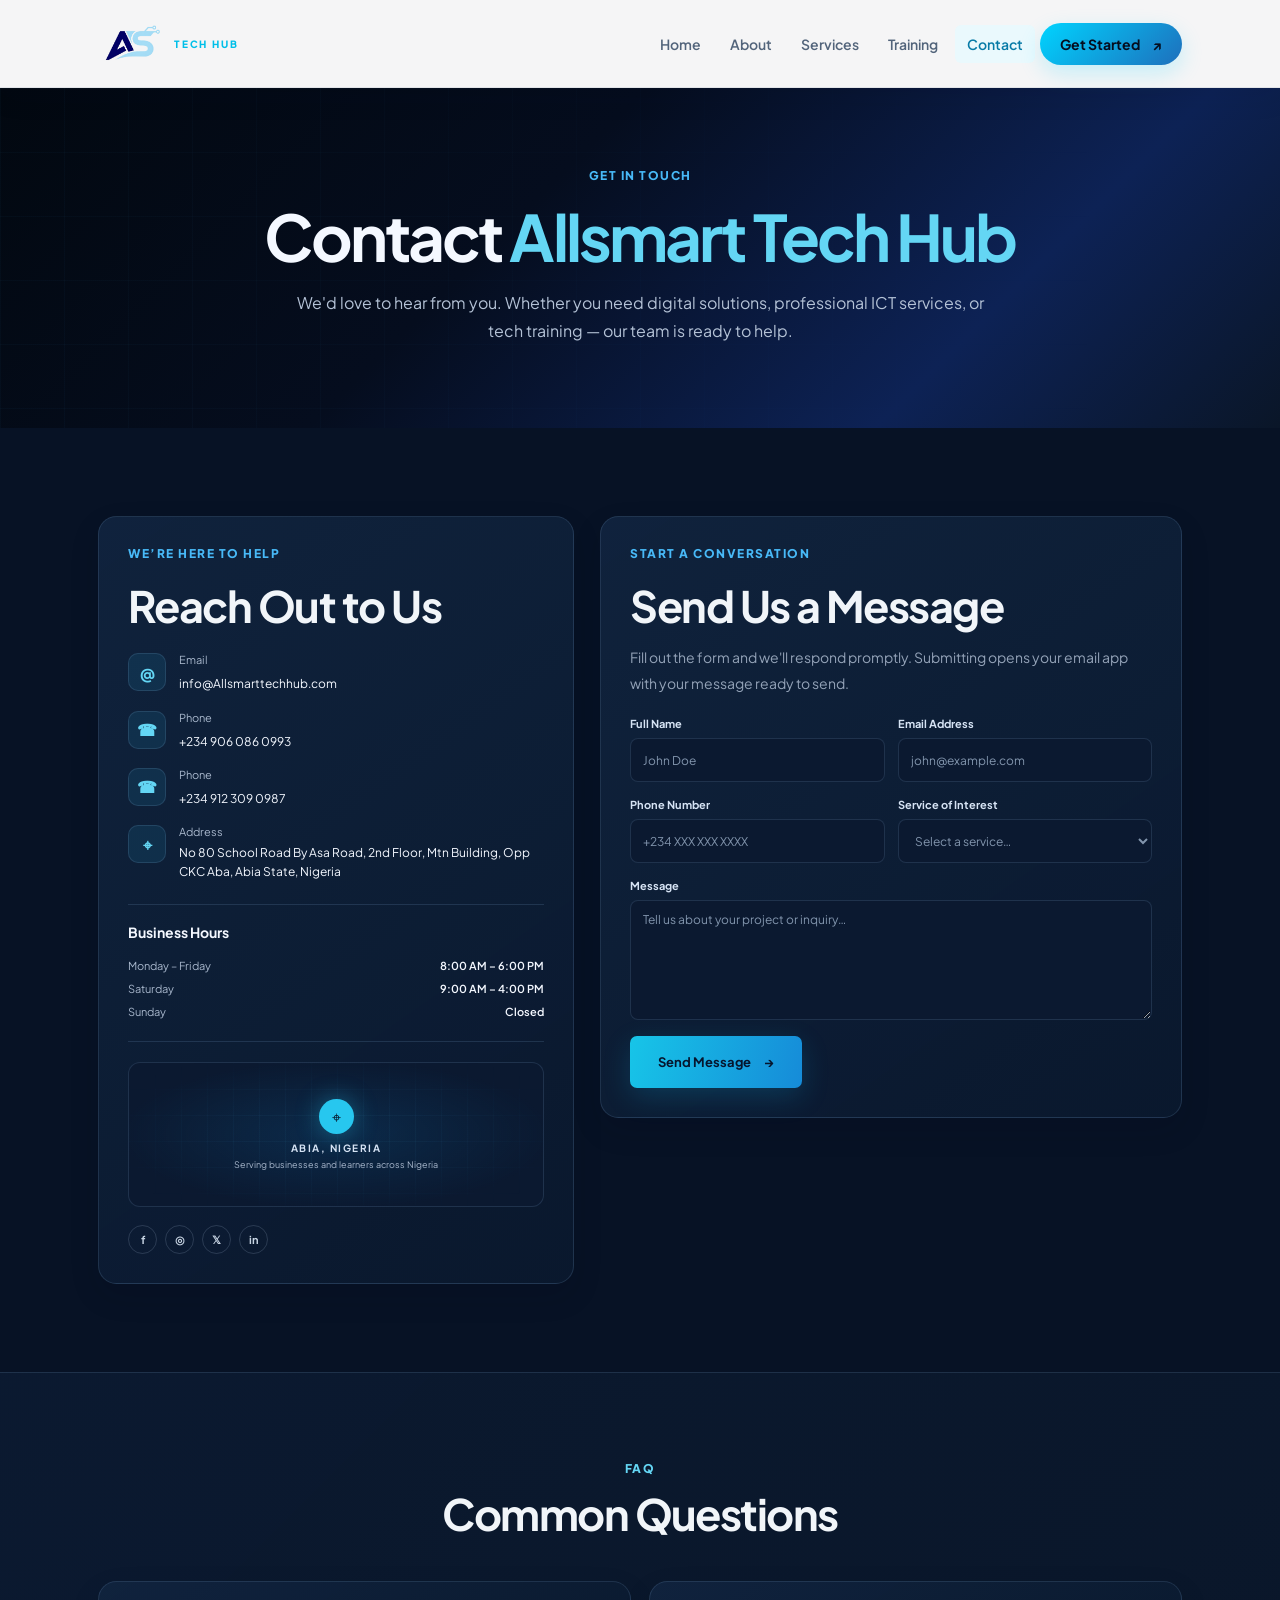
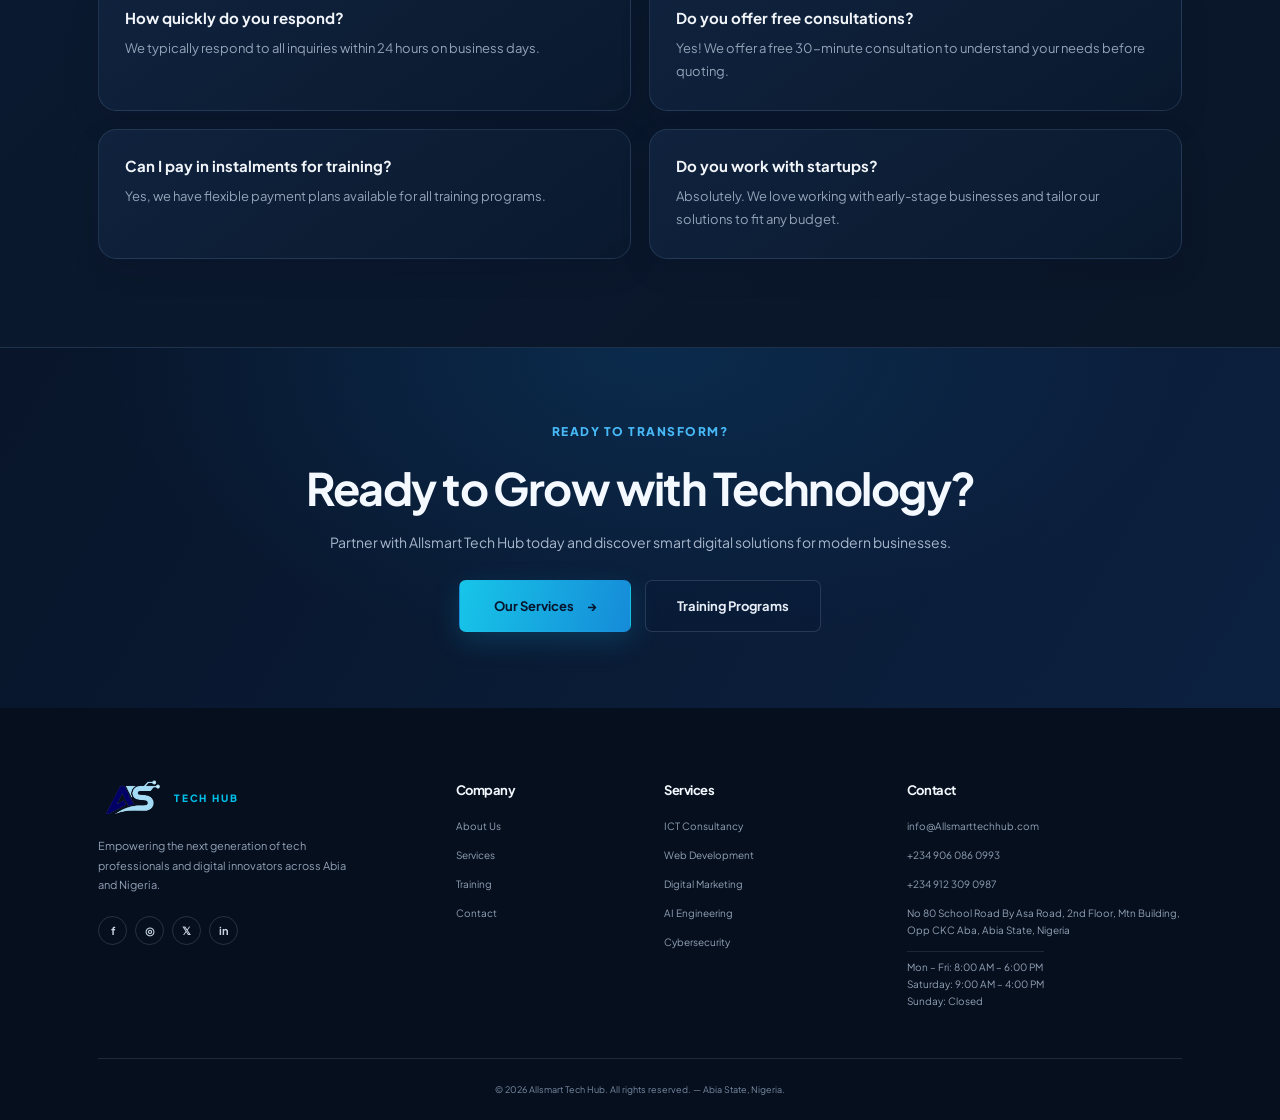
<file: contact.html>
<!DOCTYPE html>
<html lang="en">
  <head>
    <meta charset="UTF-8" />
    <meta name="viewport" content="width=device-width, initial-scale=1.0" />
    <meta name="theme-color" content="#071225" />
    <meta name="description" content="Contact Allsmart Tech Hub for digital solutions, ICT services, and practical tech training in Aba, Abia State, Nigeria." />
    <meta name="robots" content="index, follow" />
    <meta property="og:type" content="website" />
    <meta property="og:locale" content="en_NG" />
    <meta property="og:site_name" content="Allsmart Tech Hub" />
    <meta property="og:url" content="https://www.allsmarttechhub.com/contact.html" />
    <meta property="og:title" content="Contact Allsmart Tech Hub | Aba, Abia State" />
    <meta property="og:description" content="Contact Allsmart Tech Hub in Aba, Abia State for digital solutions, professional ICT services, and practical tech training." />
    <meta name="twitter:card" content="summary" />
    <meta name="twitter:title" content="Contact Allsmart Tech Hub | Aba, Abia State" />
    <meta name="twitter:description" content="Contact Allsmart Tech Hub in Aba, Abia State for digital solutions, professional ICT services, and practical tech training." />
    <title>Contact Us | Allsmart Tech Hub</title>
    <link rel="canonical" href="https://www.allsmarttechhub.com/contact.html" />
    <link rel="icon" type="image/svg+xml" href="favicon.svg" />
    <link rel="preconnect" href="https://fonts.googleapis.com" />
    <link rel="preconnect" href="https://fonts.gstatic.com" crossorigin />
    <link href="https://fonts.googleapis.com/css2?family=Plus+Jakarta+Sans:wght@400;500;600;700;800&family=Syne:wght@400;500;600;700;800&display=swap" rel="stylesheet" />
    <link rel="stylesheet" href="styles.css" />
    <script src="script.js" defer></script>
  </head>
  <body class="site-page">
    <header class="site-header"><div class="container header-inner">
      <a class="brand" href="index.html" aria-label="Allsmart Tech Hub home"><img class="brand-logo" src="img/logo-mark.png" alt="" /><span class="brand-label">TECH HUB</span></a>
      <button class="menu-toggle" type="button" aria-label="Open menu" aria-expanded="false" aria-controls="primary-navigation"><span></span><span></span><span></span></button>
      <nav class="primary-nav" id="primary-navigation" aria-label="Main navigation"><a href="index.html">Home</a><a href="about.html">About</a><a href="services.html">Services</a><a href="training.html">Training</a><a href="contact.html" aria-current="page">Contact</a><a class="nav-cta" href="contact.html">Get Started <span aria-hidden="true">↗</span></a></nav>
    </div></header>
    <main>
      <section class="inner-hero"><div class="hero-grid" aria-hidden="true"></div><div class="container inner-hero-content"><p class="eyebrow">Get In Touch</p><h1>Contact <span>Allsmart Tech Hub</span></h1><p>We'd love to hear from you. Whether you need digital solutions, professional ICT services, or tech training — our team is ready to help.</p></div></section>
      <section class="page-section"><div class="container contact-layout">
        <div class="contact-panel">
          <p class="eyebrow">We’re Here to Help</p><h2>Reach Out to Us</h2>
          <div class="contact-list">
            <div class="contact-item"><span class="contact-icon" aria-hidden="true">@</span><div><span>Email</span><a href="mailto:info@Allsmarttechhub.com">info@Allsmarttechhub.com</a></div></div>
            <div class="contact-item"><span class="contact-icon" aria-hidden="true">☎</span><div><span>Phone</span><a href="tel:+2349060860993">+234 906 086 0993</a></div></div>
            <div class="contact-item"><span class="contact-icon" aria-hidden="true">☎</span><div><span>Phone</span><a href="tel:+2349123090987">+234 912 309 0987</a></div></div>
            <div class="contact-item"><span class="contact-icon" aria-hidden="true">⌖</span><div><span>Address</span><p>No 80 School Road By Asa Road, 2nd Floor, Mtn Building, Opp CKC Aba, Abia State, Nigeria</p></div></div>
          </div>
          <div class="business-hours"><h3>Business Hours</h3><div><span>Monday – Friday</span><strong>8:00 AM – 6:00 PM</strong></div><div><span>Saturday</span><strong>9:00 AM – 4:00 PM</strong></div><div><span>Sunday</span><strong>Closed</strong></div></div>
          <div class="contact-map" role="img" aria-label="Allsmart Tech Hub in Abia, Nigeria"><span class="map-grid" aria-hidden="true"></span><span class="map-marker" aria-hidden="true">⌖</span><strong>ABIA, NIGERIA</strong><small>Serving businesses and learners across Nigeria</small></div>
          <div class="social-links" aria-label="Social media"><a href="https://www.facebook.com/" aria-label="Facebook">f</a><a href="https://www.instagram.com/" aria-label="Instagram">◎</a><a href="https://x.com/" aria-label="X / Twitter">𝕏</a><a href="https://www.linkedin.com/" aria-label="LinkedIn">in</a></div>
        </div>
        <div class="contact-form-panel">
          <p class="eyebrow">Start a Conversation</p><h2>Send Us a Message</h2><p class="section-copy">Fill out the form and we'll respond promptly. Submitting opens your email app with your message ready to send.</p>
          <form action="mailto:info@Allsmarttechhub.com" method="post" enctype="text/plain">
            <div class="form-row"><label>Full Name<input name="Full name" type="text" placeholder="John Doe" autocomplete="name" required /></label><label>Email Address<input name="Email address" type="email" placeholder="john@example.com" autocomplete="email" required /></label></div>
            <div class="form-row"><label>Phone Number<input name="Phone number" type="tel" placeholder="+234 XXX XXX XXXX" autocomplete="tel" /></label><label>Service of Interest<select name="Service of interest" required><option value="" selected disabled>Select a service…</option><option>ICT Consultancy</option><option>Web Development</option><option>Digital Marketing</option><option>Graphics Design &amp; Branding</option><option>AI Engineering &amp; Automation</option><option>Data Analysis</option><option>Cybersecurity</option><option>Solar &amp; CCTV Installation</option><option>Tech Training Program</option><option>Other</option></select></label></div>
            <label>Message<textarea name="Message" rows="5" placeholder="Tell us about your project or inquiry…" required></textarea></label>
            <button class="button button-primary form-submit" type="submit">Send Message <span aria-hidden="true">→</span></button>
          </form>
        </div>
      </div></section>
      <section class="page-section page-section-tinted"><div class="container">
        <div class="section-heading"><p class="eyebrow">FAQ</p><h2>Common Questions</h2></div>
        <div class="faq-grid">
          <article class="theme-card"><h3>How quickly do you respond?</h3><p>We typically respond to all inquiries within 24 hours on business days.</p></article>
          <article class="theme-card"><h3>Do you offer free consultations?</h3><p>Yes! We offer a free 30-minute consultation to understand your needs before quoting.</p></article>
          <article class="theme-card"><h3>Can I pay in instalments for training?</h3><p>Yes, we have flexible payment plans available for all training programs.</p></article>
          <article class="theme-card"><h3>Do you work with startups?</h3><p>Absolutely. We love working with early-stage businesses and tailor our solutions to fit any budget.</p></article>
        </div>
      </div></section>
      <section class="page-cta"><div class="container"><p class="eyebrow">Ready to Transform?</p><h2>Ready to Grow with Technology?</h2><p>Partner with Allsmart Tech Hub today and discover smart digital solutions for modern businesses.</p><div class="cta-actions"><a class="button button-primary" href="services.html">Our Services <span aria-hidden="true">→</span></a><a class="button button-outline" href="training.html">Training Programs</a></div></div></section>
    </main>
    <footer class="site-footer"><div class="container footer-grid">
      <div class="footer-brand"><a class="brand brand-footer" href="index.html" aria-label="Allsmart Tech Hub home"><img class="brand-logo" src="img/logo-mark.png" alt="" /><span class="brand-label">TECH HUB</span></a><p>Empowering the next generation of tech professionals and digital innovators across Abia and Nigeria.</p><div class="social-links" aria-label="Social media"><a href="https://www.facebook.com/" aria-label="Facebook">f</a><a href="https://www.instagram.com/" aria-label="Instagram">◎</a><a href="https://x.com/" aria-label="X / Twitter">𝕏</a><a href="https://www.linkedin.com/" aria-label="LinkedIn">in</a></div></div>
      <div class="footer-column"><h2>Company</h2><a href="about.html">About Us</a><a href="services.html">Services</a><a href="training.html">Training</a><a href="contact.html">Contact</a></div>
      <div class="footer-column"><h2>Services</h2><a href="services.html">ICT Consultancy</a><a href="services.html">Web Development</a><a href="services.html">Digital Marketing</a><a href="services.html">AI Engineering</a><a href="services.html">Cybersecurity</a></div>
      <div class="footer-column contact-column"><h2>Contact</h2><a href="mailto:info@Allsmarttechhub.com">info@Allsmarttechhub.com</a><a href="tel:+2349060860993">+234 906 086 0993</a><a href="tel:+2349123090987">+234 912 309 0987</a><p>No 80 School Road By Asa Road, 2nd Floor, Mtn Building, Opp CKC Aba, Abia State, Nigeria</p><p class="hours">Mon – Fri: 8:00 AM – 6:00 PM<br />Saturday: 9:00 AM – 4:00 PM<br />Sunday: Closed</p></div>
    </div><div class="container footer-bottom"><p>© 2026 Allsmart Tech Hub. All rights reserved. — Abia State, Nigeria.</p></div></footer>
  </body>
</html>
</file>
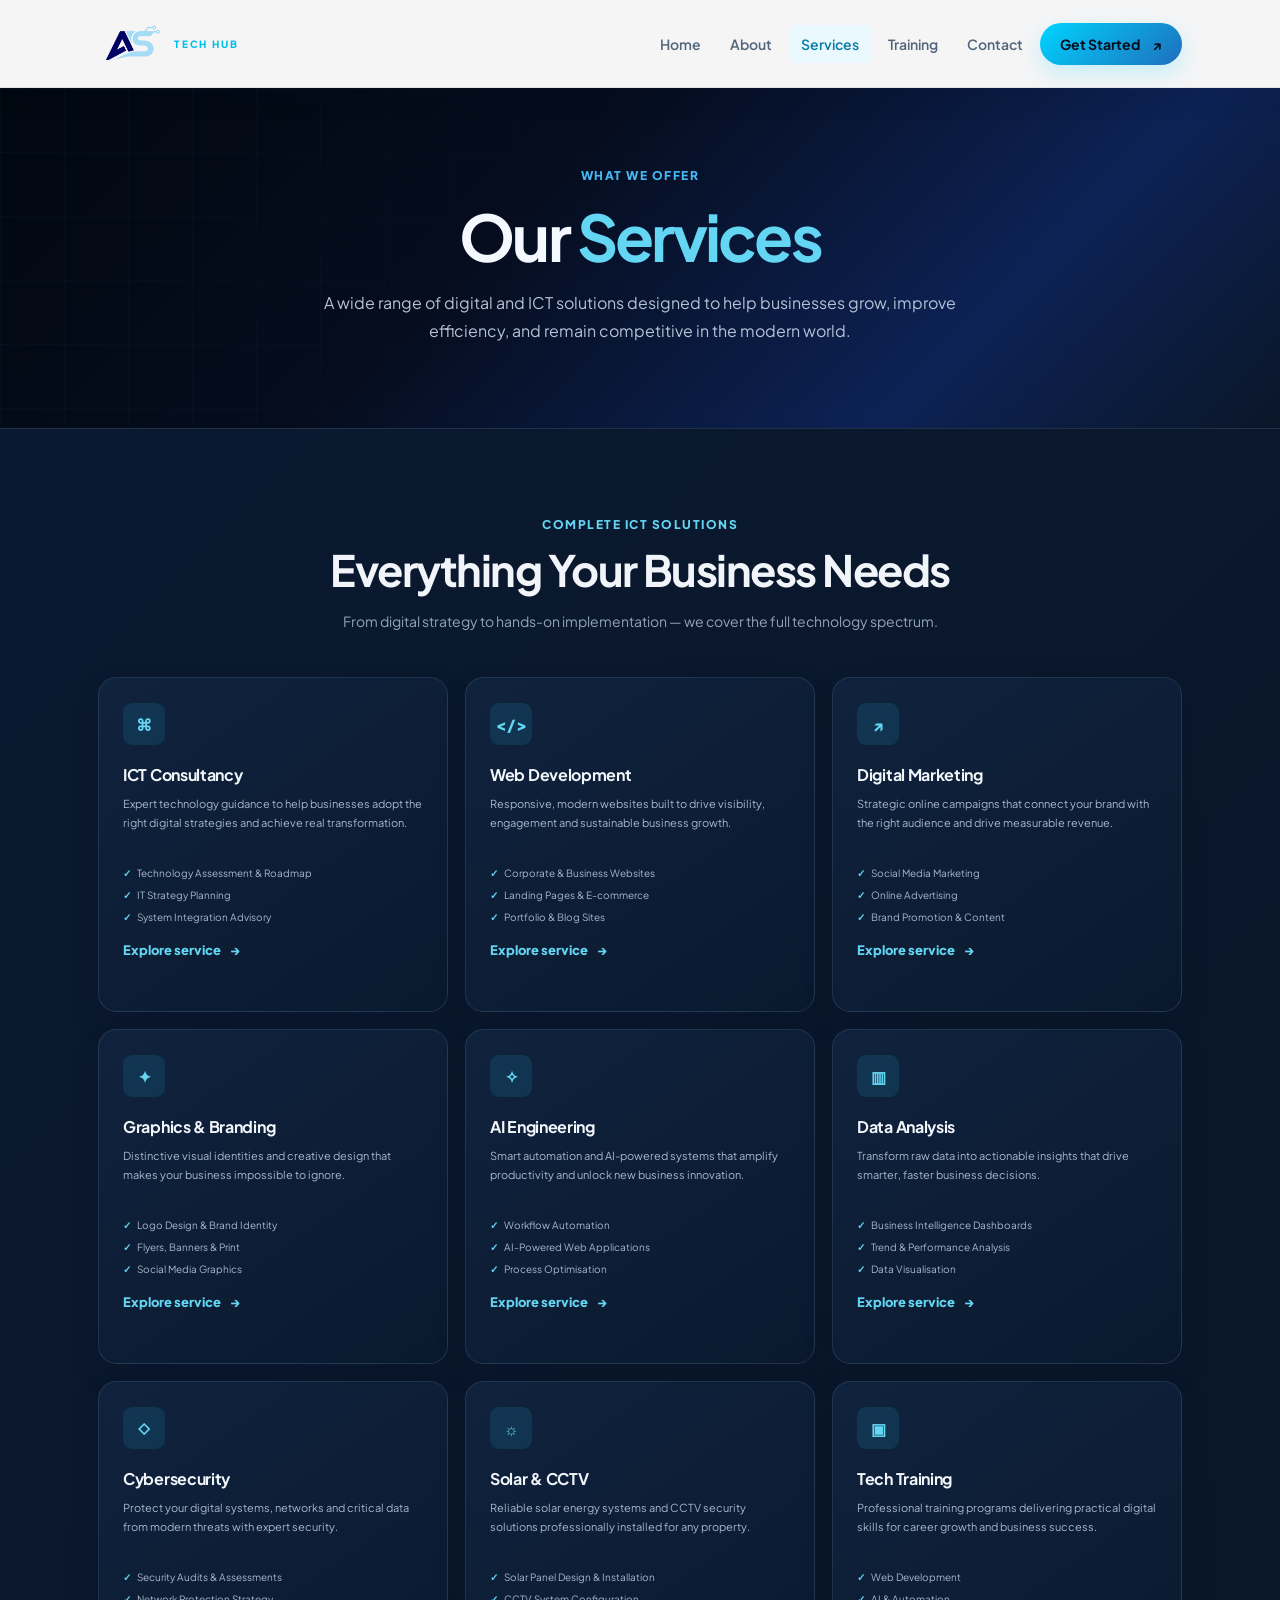
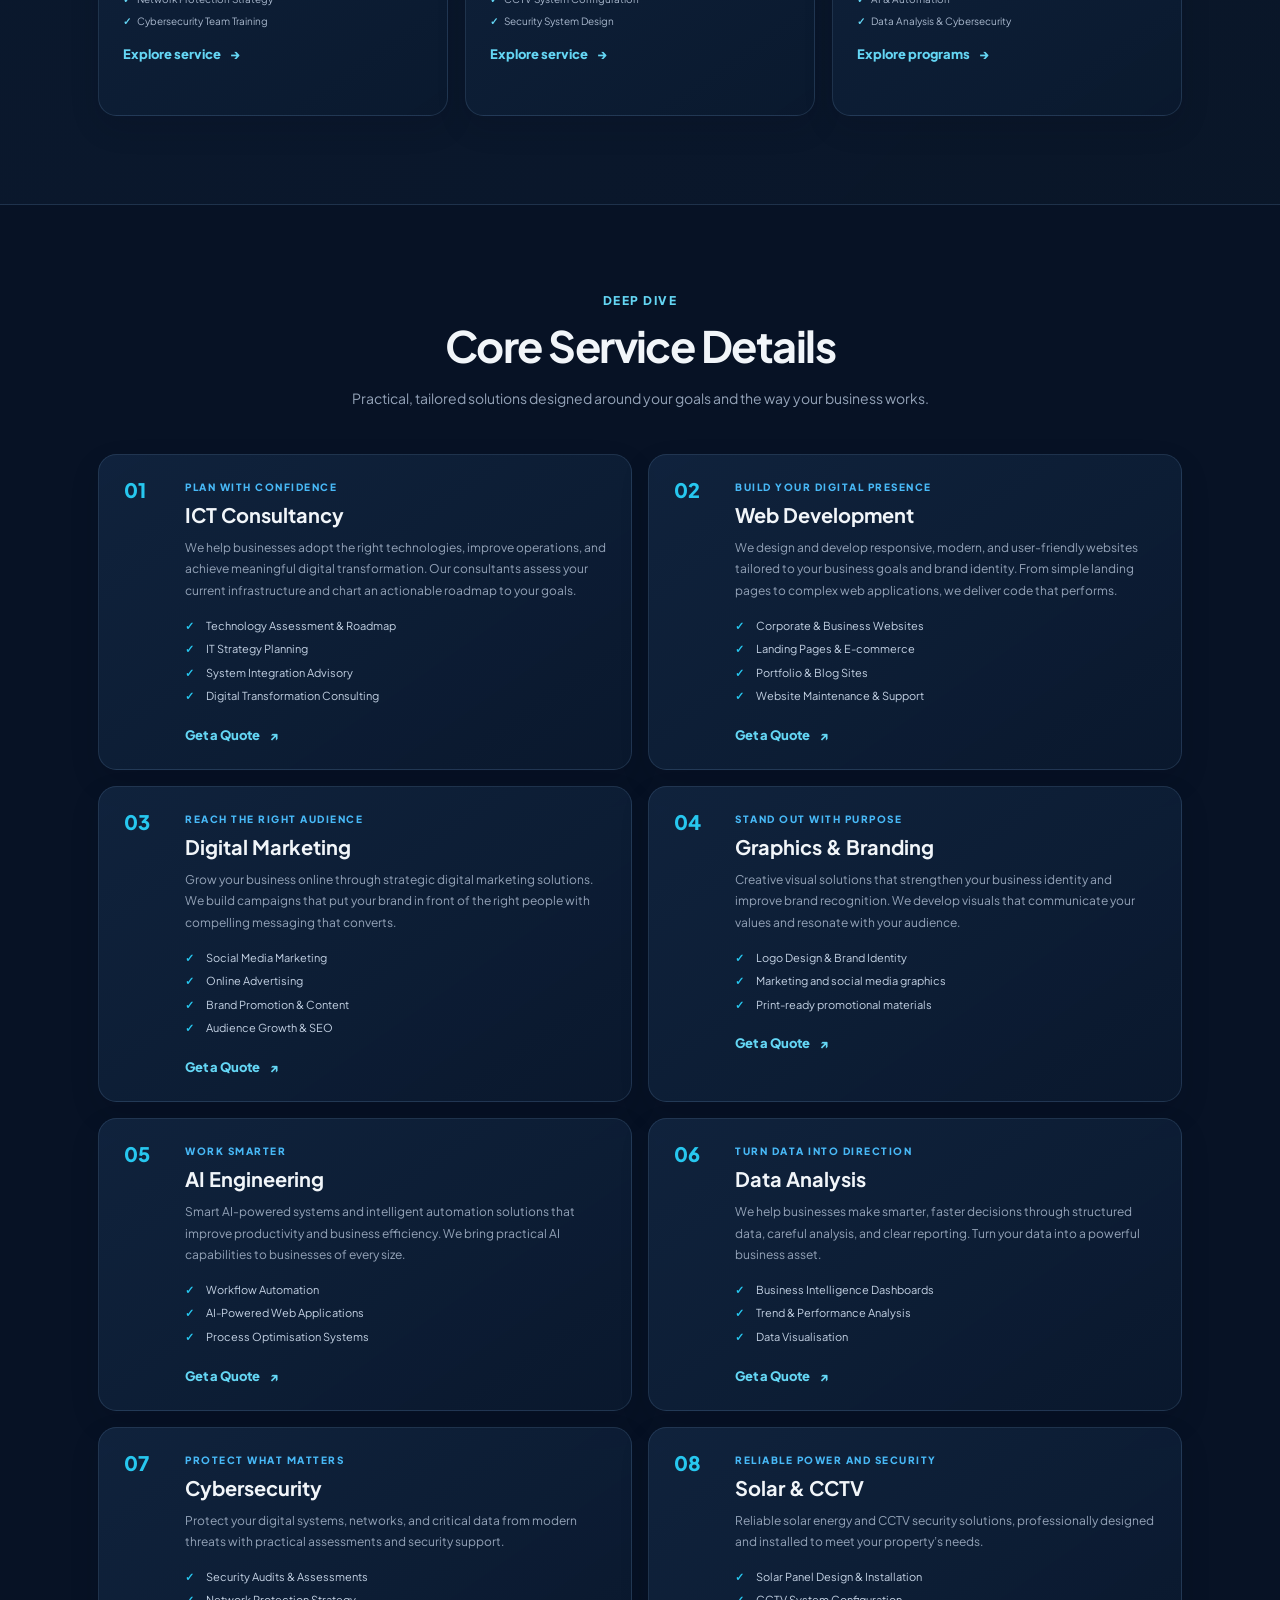
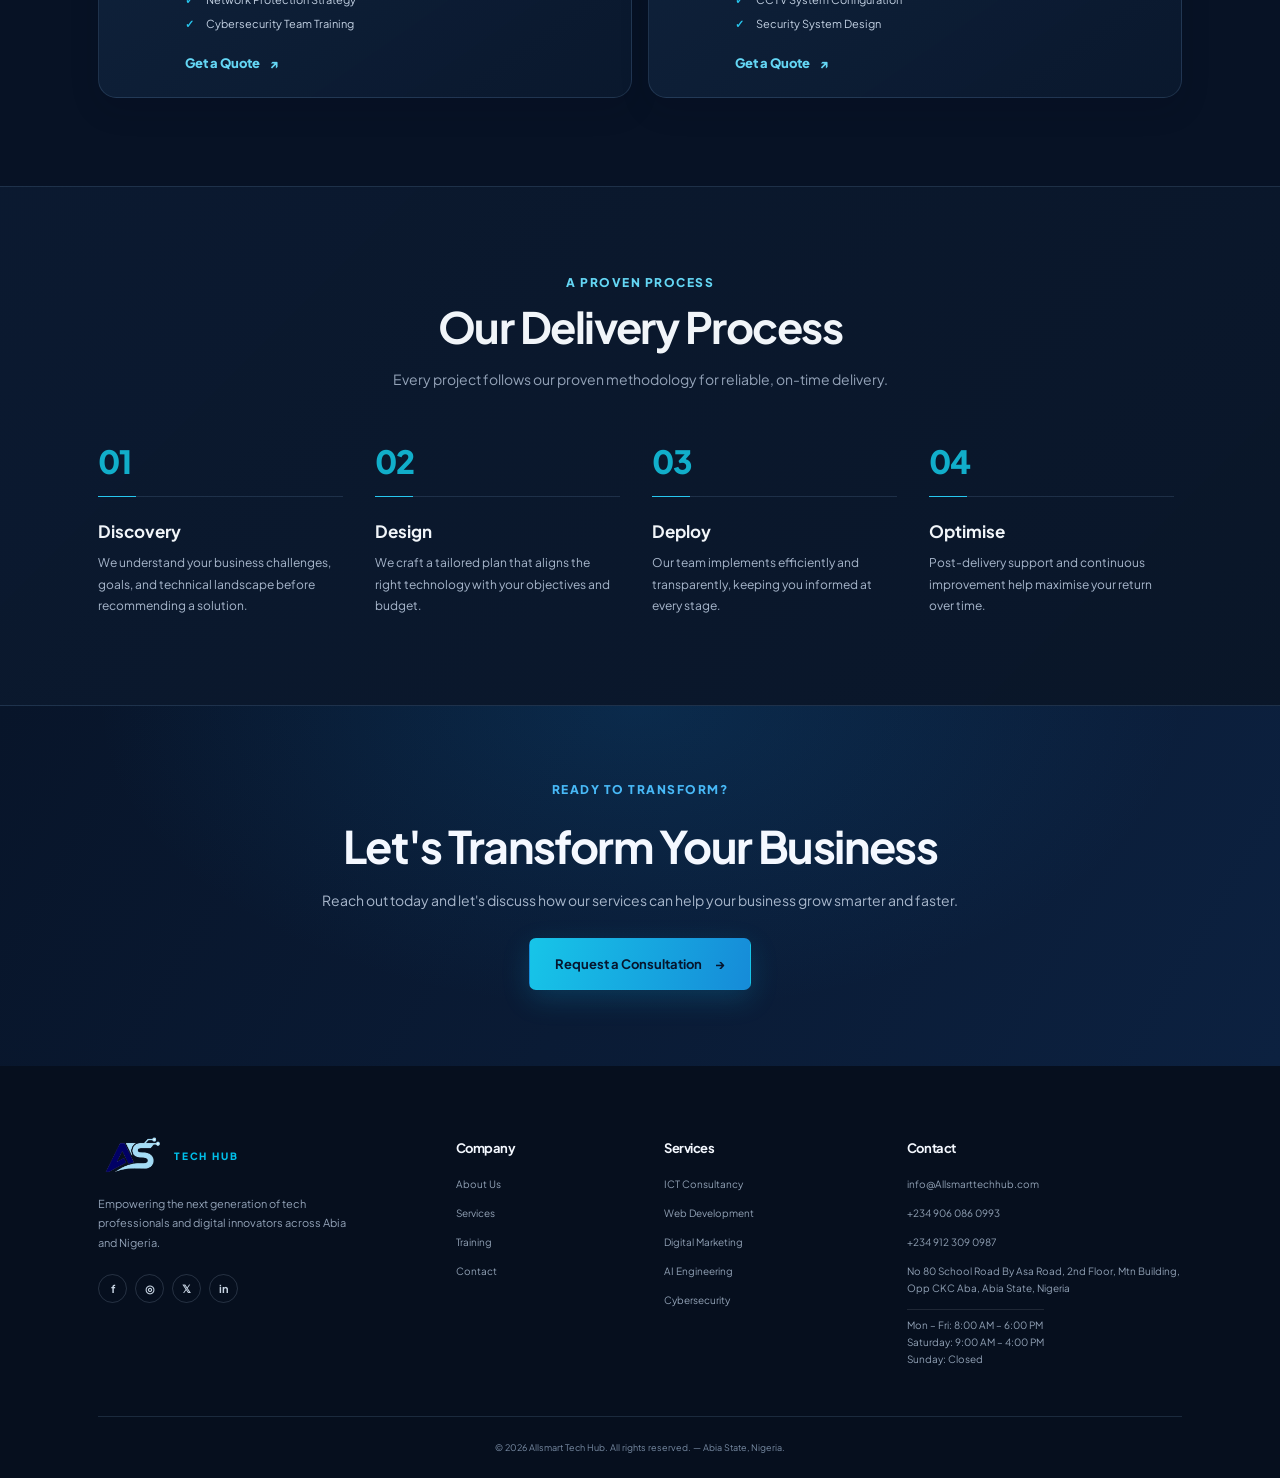
<file: services.html>
<!DOCTYPE html>
<html lang="en">
  <head>
    <meta charset="UTF-8" />
    <meta name="viewport" content="width=device-width, initial-scale=1.0" />
    <meta name="theme-color" content="#071225" />
    <meta name="description" content="Explore Allsmart Tech Hub ICT, web, marketing, branding, AI, data, cybersecurity, solar, CCTV and training services." />
    <meta name="robots" content="index, follow" />
    <meta property="og:type" content="website" />
    <meta property="og:locale" content="en_NG" />
    <meta property="og:site_name" content="Allsmart Tech Hub" />
    <meta property="og:url" content="https://www.allsmarttechhub.com/services.html" />
    <meta property="og:title" content="ICT &amp; Digital Services | Allsmart Tech Hub" />
    <meta property="og:description" content="Explore ICT consultancy, web development, marketing, AI, cybersecurity, solar, CCTV, and training services in Abia, Nigeria." />
    <meta name="twitter:card" content="summary" />
    <meta name="twitter:title" content="ICT &amp; Digital Services | Allsmart Tech Hub" />
    <meta name="twitter:description" content="Explore ICT consultancy, web development, marketing, AI, cybersecurity, solar, CCTV, and training services in Abia, Nigeria." />
    <title>Our Services | Allsmart Tech Hub</title>
    <link rel="canonical" href="https://www.allsmarttechhub.com/services.html" />
    <link rel="icon" type="image/svg+xml" href="favicon.svg" />
    <link rel="preconnect" href="https://fonts.googleapis.com" />
    <link rel="preconnect" href="https://fonts.gstatic.com" crossorigin />
    <link href="https://fonts.googleapis.com/css2?family=Plus+Jakarta+Sans:wght@400;500;600;700;800&family=Syne:wght@400;500;600;700;800&display=swap" rel="stylesheet" />
    <link rel="stylesheet" href="styles.css" />
    <script src="script.js" defer></script>
  </head>
  <body class="site-page">
    <header class="site-header"><div class="container header-inner">
      <a class="brand" href="index.html" aria-label="Allsmart Tech Hub home"><img class="brand-logo" src="img/logo-mark.png" alt="" /><span class="brand-label">TECH HUB</span></a>
      <button class="menu-toggle" type="button" aria-label="Open menu" aria-expanded="false" aria-controls="primary-navigation"><span></span><span></span><span></span></button>
      <nav class="primary-nav" id="primary-navigation" aria-label="Main navigation"><a href="index.html">Home</a><a href="about.html">About</a><a href="services.html" aria-current="page">Services</a><a href="training.html">Training</a><a href="contact.html">Contact</a><a class="nav-cta" href="contact.html">Get Started <span aria-hidden="true">↗</span></a></nav>
    </div></header>
    <main>
      <section class="inner-hero"><div class="hero-grid" aria-hidden="true"></div><div class="container inner-hero-content"><p class="eyebrow">What We Offer</p><h1>Our <span>Services</span></h1><p>A wide range of digital and ICT solutions designed to help businesses grow, improve efficiency, and remain competitive in the modern world.</p></div></section>
      <section class="page-section page-section-tinted"><div class="container">
        <div class="section-heading"><p class="eyebrow">Complete ICT Solutions</p><h2>Everything Your Business Needs</h2><p class="section-copy">From digital strategy to hands-on implementation — we cover the full technology spectrum.</p></div>
        <div class="service-grid page-service-grid">
          <article class="service-card"><div class="service-icon" aria-hidden="true">⌘</div><h3>ICT Consultancy</h3><p>Expert technology guidance to help businesses adopt the right digital strategies and achieve real transformation.</p><ul><li>Technology Assessment &amp; Roadmap</li><li>IT Strategy Planning</li><li>System Integration Advisory</li></ul><a class="text-link" href="#consultancy">Explore service <span aria-hidden="true">→</span></a></article>
          <article class="service-card"><div class="service-icon" aria-hidden="true">&lt;/&gt;</div><h3>Web Development</h3><p>Responsive, modern websites built to drive visibility, engagement and sustainable business growth.</p><ul><li>Corporate &amp; Business Websites</li><li>Landing Pages &amp; E-commerce</li><li>Portfolio &amp; Blog Sites</li></ul><a class="text-link" href="#web-development">Explore service <span aria-hidden="true">→</span></a></article>
          <article class="service-card"><div class="service-icon" aria-hidden="true">↗</div><h3>Digital Marketing</h3><p>Strategic online campaigns that connect your brand with the right audience and drive measurable revenue.</p><ul><li>Social Media Marketing</li><li>Online Advertising</li><li>Brand Promotion &amp; Content</li></ul><a class="text-link" href="#digital-marketing">Explore service <span aria-hidden="true">→</span></a></article>
          <article class="service-card"><div class="service-icon" aria-hidden="true">✦</div><h3>Graphics &amp; Branding</h3><p>Distinctive visual identities and creative design that makes your business impossible to ignore.</p><ul><li>Logo Design &amp; Brand Identity</li><li>Flyers, Banners &amp; Print</li><li>Social Media Graphics</li></ul><a class="text-link" href="#branding">Explore service <span aria-hidden="true">→</span></a></article>
          <article class="service-card"><div class="service-icon" aria-hidden="true">✧</div><h3>AI Engineering</h3><p>Smart automation and AI-powered systems that amplify productivity and unlock new business innovation.</p><ul><li>Workflow Automation</li><li>AI-Powered Web Applications</li><li>Process Optimisation</li></ul><a class="text-link" href="#ai-engineering">Explore service <span aria-hidden="true">→</span></a></article>
          <article class="service-card"><div class="service-icon" aria-hidden="true">▥</div><h3>Data Analysis</h3><p>Transform raw data into actionable insights that drive smarter, faster business decisions.</p><ul><li>Business Intelligence Dashboards</li><li>Trend &amp; Performance Analysis</li><li>Data Visualisation</li></ul><a class="text-link" href="#data-analysis">Explore service <span aria-hidden="true">→</span></a></article>
          <article class="service-card"><div class="service-icon" aria-hidden="true">◇</div><h3>Cybersecurity</h3><p>Protect your digital systems, networks and critical data from modern threats with expert security.</p><ul><li>Security Audits &amp; Assessments</li><li>Network Protection Strategy</li><li>Cybersecurity Team Training</li></ul><a class="text-link" href="#cybersecurity">Explore service <span aria-hidden="true">→</span></a></article>
          <article class="service-card"><div class="service-icon" aria-hidden="true">☼</div><h3>Solar &amp; CCTV</h3><p>Reliable solar energy systems and CCTV security solutions professionally installed for any property.</p><ul><li>Solar Panel Design &amp; Installation</li><li>CCTV System Configuration</li><li>Security System Design</li></ul><a class="text-link" href="#solar-cctv">Explore service <span aria-hidden="true">→</span></a></article>
          <article class="service-card"><div class="service-icon" aria-hidden="true">▣</div><h3>Tech Training</h3><p>Professional training programs delivering practical digital skills for career growth and business success.</p><ul><li>Web Development</li><li>AI &amp; Automation</li><li>Data Analysis &amp; Cybersecurity</li></ul><a class="text-link" href="training.html">Explore programs <span aria-hidden="true">→</span></a></article>
        </div>
      </div></section>
      <section class="page-section"><div class="container">
        <div class="section-heading"><p class="eyebrow">Deep Dive</p><h2>Core Service Details</h2><p class="section-copy">Practical, tailored solutions designed around your goals and the way your business works.</p></div>
        <div class="service-details">
          <article class="detail-card" id="consultancy"><span class="detail-number">01</span><div><p class="eyebrow">Plan with confidence</p><h3>ICT Consultancy</h3><p>We help businesses adopt the right technologies, improve operations, and achieve meaningful digital transformation. Our consultants assess your current infrastructure and chart an actionable roadmap to your goals.</p><ul class="check-list"><li>Technology Assessment &amp; Roadmap</li><li>IT Strategy Planning</li><li>System Integration Advisory</li><li>Digital Transformation Consulting</li></ul><a class="text-link" href="contact.html">Get a Quote <span aria-hidden="true">↗</span></a></div></article>
          <article class="detail-card" id="web-development"><span class="detail-number">02</span><div><p class="eyebrow">Build your digital presence</p><h3>Web Development</h3><p>We design and develop responsive, modern, and user-friendly websites tailored to your business goals and brand identity. From simple landing pages to complex web applications, we deliver code that performs.</p><ul class="check-list"><li>Corporate &amp; Business Websites</li><li>Landing Pages &amp; E-commerce</li><li>Portfolio &amp; Blog Sites</li><li>Website Maintenance &amp; Support</li></ul><a class="text-link" href="contact.html">Get a Quote <span aria-hidden="true">↗</span></a></div></article>
          <article class="detail-card" id="digital-marketing"><span class="detail-number">03</span><div><p class="eyebrow">Reach the right audience</p><h3>Digital Marketing</h3><p>Grow your business online through strategic digital marketing solutions. We build campaigns that put your brand in front of the right people with compelling messaging that converts.</p><ul class="check-list"><li>Social Media Marketing</li><li>Online Advertising</li><li>Brand Promotion &amp; Content</li><li>Audience Growth &amp; SEO</li></ul><a class="text-link" href="contact.html">Get a Quote <span aria-hidden="true">↗</span></a></div></article>
          <article class="detail-card" id="branding"><span class="detail-number">04</span><div><p class="eyebrow">Stand out with purpose</p><h3>Graphics &amp; Branding</h3><p>Creative visual solutions that strengthen your business identity and improve brand recognition. We develop visuals that communicate your values and resonate with your audience.</p><ul class="check-list"><li>Logo Design &amp; Brand Identity</li><li>Marketing and social media graphics</li><li>Print-ready promotional materials</li></ul><a class="text-link" href="contact.html">Get a Quote <span aria-hidden="true">↗</span></a></div></article>
          <article class="detail-card" id="ai-engineering"><span class="detail-number">05</span><div><p class="eyebrow">Work smarter</p><h3>AI Engineering</h3><p>Smart AI-powered systems and intelligent automation solutions that improve productivity and business efficiency. We bring practical AI capabilities to businesses of every size.</p><ul class="check-list"><li>Workflow Automation</li><li>AI-Powered Web Applications</li><li>Process Optimisation Systems</li></ul><a class="text-link" href="contact.html">Get a Quote <span aria-hidden="true">↗</span></a></div></article>
          <article class="detail-card" id="data-analysis"><span class="detail-number">06</span><div><p class="eyebrow">Turn data into direction</p><h3>Data Analysis</h3><p>We help businesses make smarter, faster decisions through structured data, careful analysis, and clear reporting. Turn your data into a powerful business asset.</p><ul class="check-list"><li>Business Intelligence Dashboards</li><li>Trend &amp; Performance Analysis</li><li>Data Visualisation</li></ul><a class="text-link" href="contact.html">Get a Quote <span aria-hidden="true">↗</span></a></div></article>
          <article class="detail-card" id="cybersecurity"><span class="detail-number">07</span><div><p class="eyebrow">Protect what matters</p><h3>Cybersecurity</h3><p>Protect your digital systems, networks, and critical data from modern threats with practical assessments and security support.</p><ul class="check-list"><li>Security Audits &amp; Assessments</li><li>Network Protection Strategy</li><li>Cybersecurity Team Training</li></ul><a class="text-link" href="contact.html">Get a Quote <span aria-hidden="true">↗</span></a></div></article>
          <article class="detail-card" id="solar-cctv"><span class="detail-number">08</span><div><p class="eyebrow">Reliable power and security</p><h3>Solar &amp; CCTV</h3><p>Reliable solar energy and CCTV security solutions, professionally designed and installed to meet your property’s needs.</p><ul class="check-list"><li>Solar Panel Design &amp; Installation</li><li>CCTV System Configuration</li><li>Security System Design</li></ul><a class="text-link" href="contact.html">Get a Quote <span aria-hidden="true">↗</span></a></div></article>
        </div>
      </div></section>
      <section class="page-section page-section-tinted"><div class="container">
        <div class="section-heading"><p class="eyebrow">A Proven Process</p><h2>Our Delivery Process</h2><p class="section-copy">Every project follows our proven methodology for reliable, on-time delivery.</p></div>
        <div class="process-grid"><article class="process-step"><span class="step-number">01</span><span class="step-rule"></span><h3>Discovery</h3><p>We understand your business challenges, goals, and technical landscape before recommending a solution.</p></article><article class="process-step"><span class="step-number">02</span><span class="step-rule"></span><h3>Design</h3><p>We craft a tailored plan that aligns the right technology with your objectives and budget.</p></article><article class="process-step"><span class="step-number">03</span><span class="step-rule"></span><h3>Deploy</h3><p>Our team implements efficiently and transparently, keeping you informed at every stage.</p></article><article class="process-step"><span class="step-number">04</span><span class="step-rule"></span><h3>Optimise</h3><p>Post-delivery support and continuous improvement help maximise your return over time.</p></article></div>
      </div></section>
      <section class="page-cta"><div class="container"><p class="eyebrow">Ready to Transform?</p><h2>Let's Transform Your Business</h2><p>Reach out today and let's discuss how our services can help your business grow smarter and faster.</p><a class="button button-primary" href="contact.html">Request a Consultation <span aria-hidden="true">→</span></a></div></section>
    </main>
    <footer class="site-footer"><div class="container footer-grid">
      <div class="footer-brand"><a class="brand brand-footer" href="index.html" aria-label="Allsmart Tech Hub home"><img class="brand-logo" src="img/logo-mark.png" alt="" /><span class="brand-label">TECH HUB</span></a><p>Empowering the next generation of tech professionals and digital innovators across Abia and Nigeria.</p><div class="social-links" aria-label="Social media"><a href="https://www.facebook.com/" aria-label="Facebook">f</a><a href="https://www.instagram.com/" aria-label="Instagram">◎</a><a href="https://x.com/" aria-label="X / Twitter">𝕏</a><a href="https://www.linkedin.com/" aria-label="LinkedIn">in</a></div></div>
      <div class="footer-column"><h2>Company</h2><a href="about.html">About Us</a><a href="services.html">Services</a><a href="training.html">Training</a><a href="contact.html">Contact</a></div>
      <div class="footer-column"><h2>Services</h2><a href="#consultancy">ICT Consultancy</a><a href="#web-development">Web Development</a><a href="#digital-marketing">Digital Marketing</a><a href="#ai-engineering">AI Engineering</a><a href="#cybersecurity">Cybersecurity</a></div>
      <div class="footer-column contact-column"><h2>Contact</h2><a href="mailto:info@Allsmarttechhub.com">info@Allsmarttechhub.com</a><a href="tel:+2349060860993">+234 906 086 0993</a><a href="tel:+2349123090987">+234 912 309 0987</a><p>No 80 School Road By Asa Road, 2nd Floor, Mtn Building, Opp CKC Aba, Abia State, Nigeria</p><p class="hours">Mon – Fri: 8:00 AM – 6:00 PM<br />Saturday: 9:00 AM – 4:00 PM<br />Sunday: Closed</p></div>
    </div><div class="container footer-bottom"><p>© 2026 Allsmart Tech Hub. All rights reserved. — Abia State, Nigeria.</p></div></footer>
  </body>
</html>
</file>
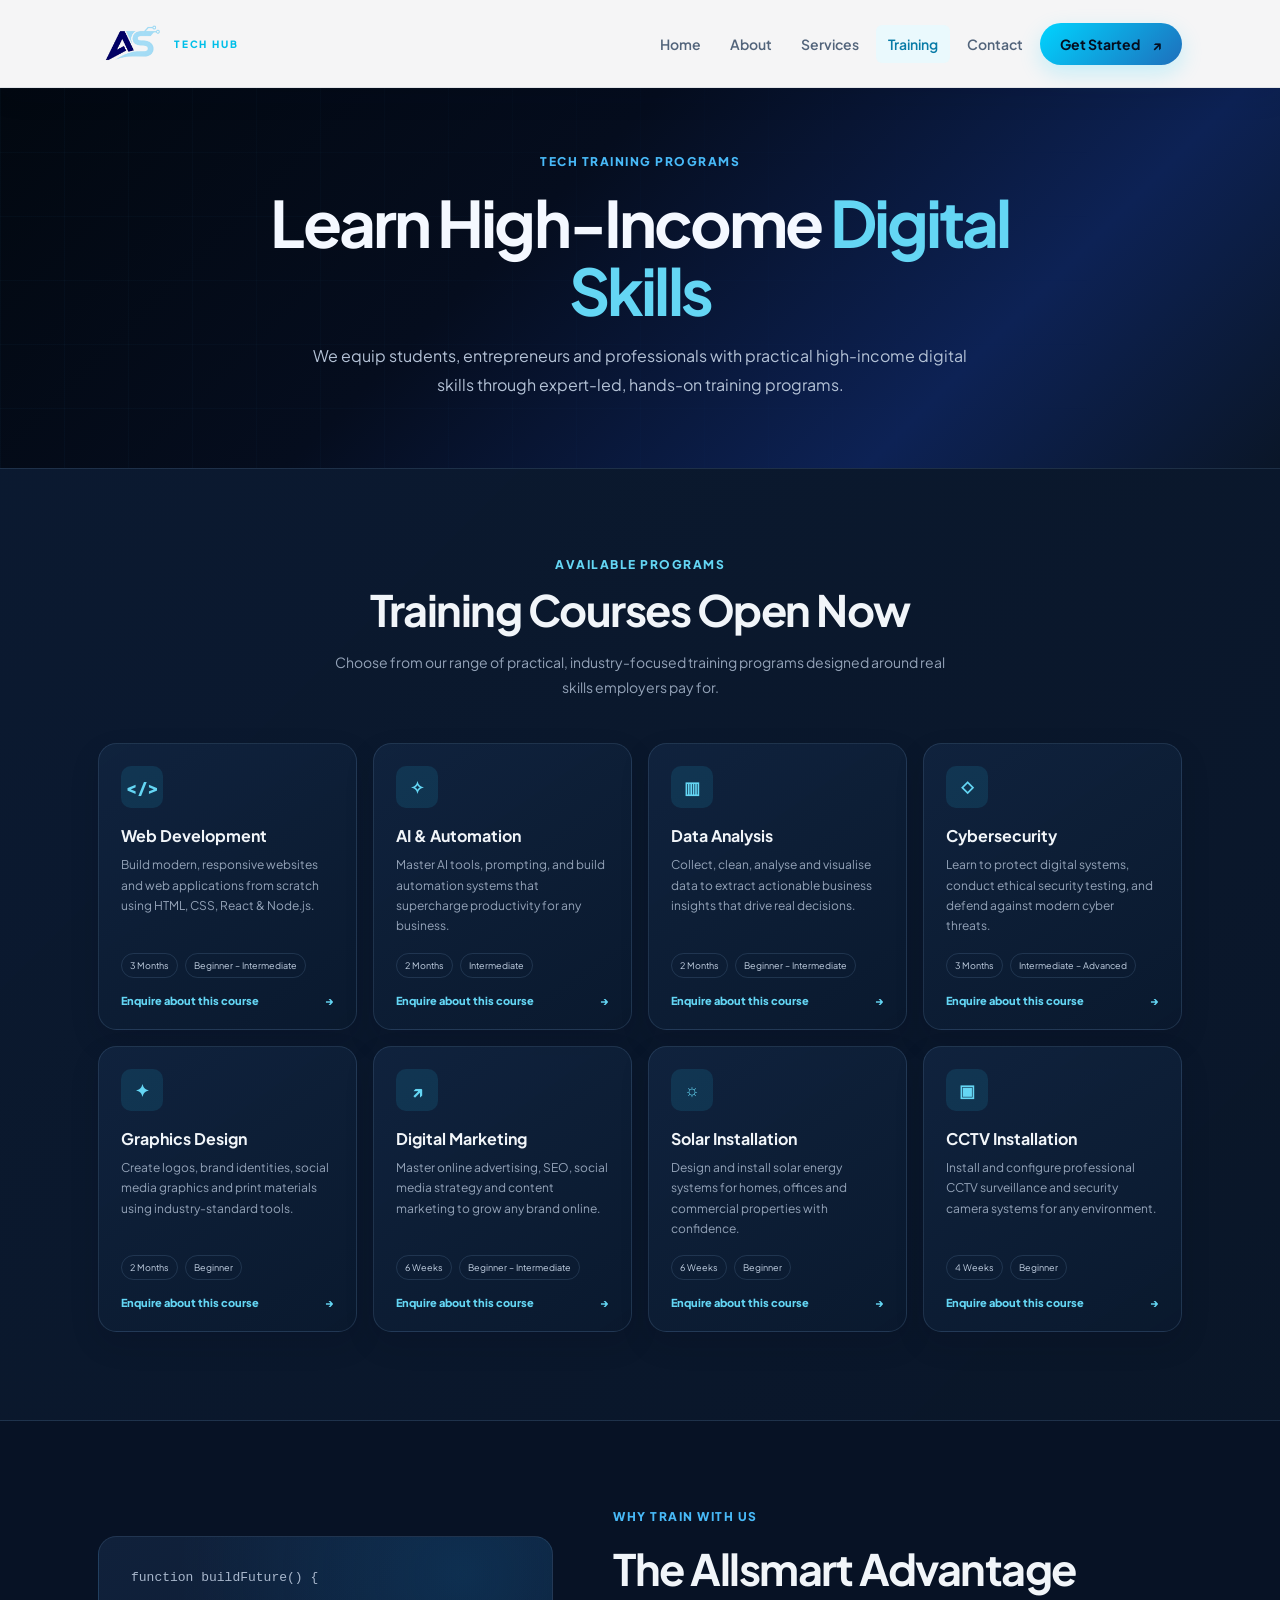
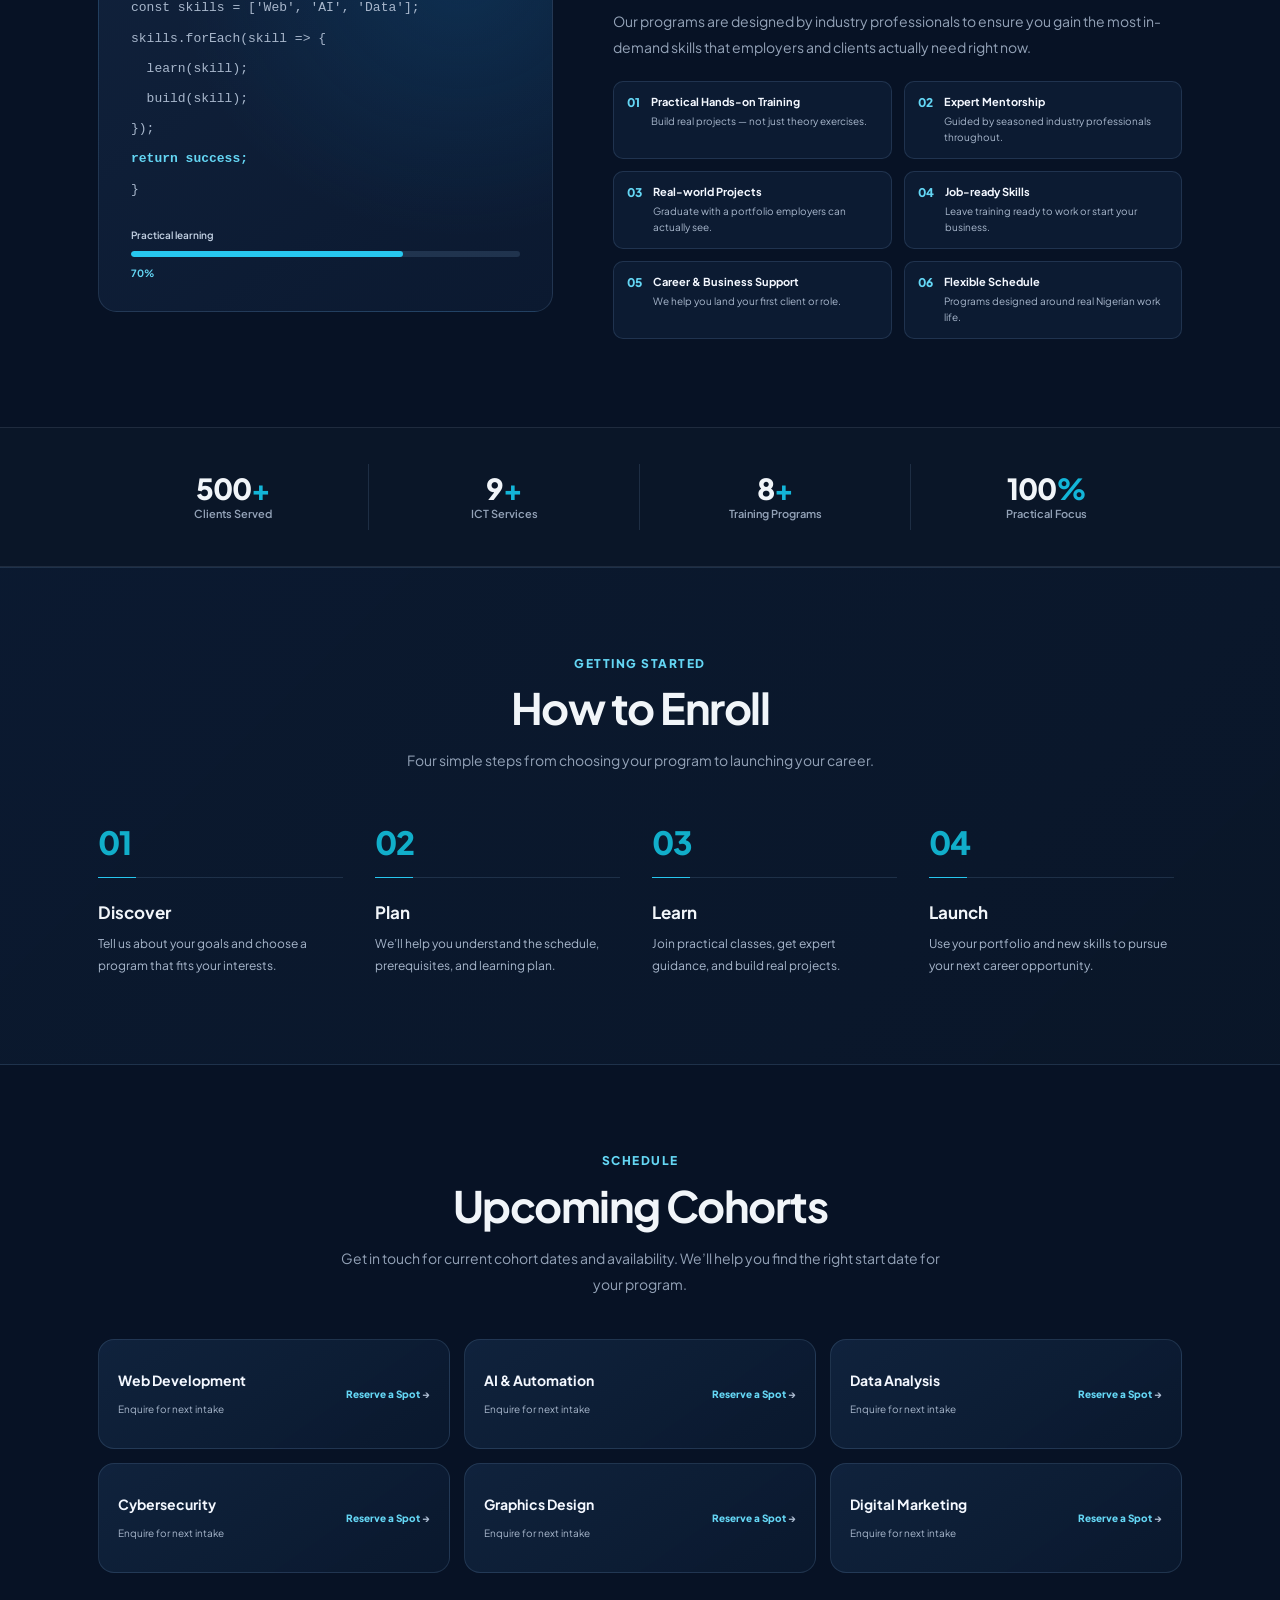
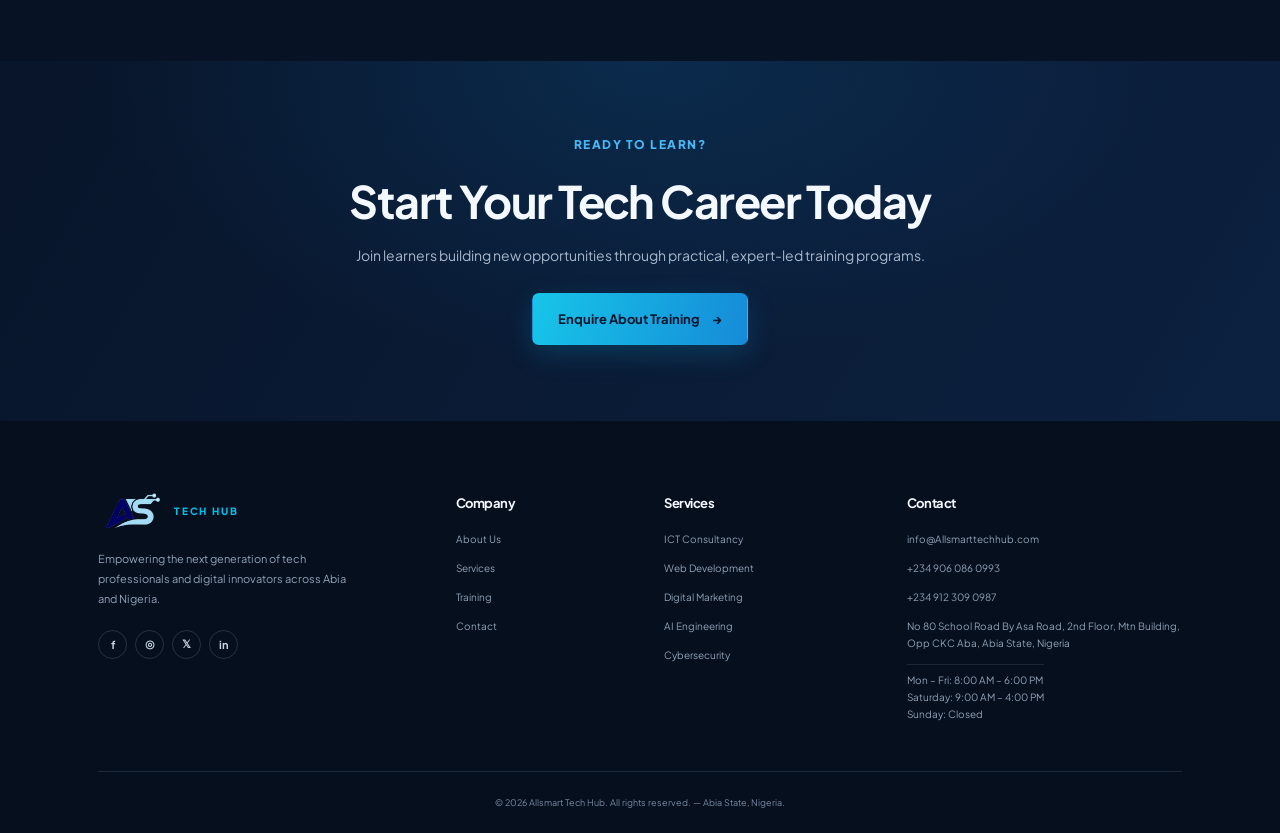
<file: training.html>
<!DOCTYPE html>
<html lang="en">
  <head>
    <meta charset="UTF-8" />
    <meta name="viewport" content="width=device-width, initial-scale=1.0" />
    <meta name="theme-color" content="#071225" />
    <meta name="description" content="Build practical digital skills with expert-led web development, AI, data analysis, cybersecurity, design, marketing, solar and CCTV training at Allsmart Tech Hub." />
    <meta name="robots" content="index, follow" />
    <meta property="og:type" content="website" />
    <meta property="og:locale" content="en_NG" />
    <meta property="og:site_name" content="Allsmart Tech Hub" />
    <meta property="og:url" content="https://www.allsmarttechhub.com/training.html" />
    <meta property="og:title" content="Tech Training Programs | Allsmart Tech Hub" />
    <meta property="og:description" content="Build practical digital skills in web development, AI, data analysis, cybersecurity, design, marketing, solar, and CCTV at Allsmart Tech Hub." />
    <meta name="twitter:card" content="summary" />
    <meta name="twitter:title" content="Tech Training Programs | Allsmart Tech Hub" />
    <meta name="twitter:description" content="Build practical digital skills in web development, AI, data analysis, cybersecurity, design, marketing, solar, and CCTV at Allsmart Tech Hub." />
    <title>Tech Training Programs | Allsmart Tech Hub</title>
    <link rel="canonical" href="https://www.allsmarttechhub.com/training.html" />
    <link rel="icon" type="image/svg+xml" href="favicon.svg" />
    <link rel="preconnect" href="https://fonts.googleapis.com" />
    <link rel="preconnect" href="https://fonts.gstatic.com" crossorigin />
    <link href="https://fonts.googleapis.com/css2?family=Plus+Jakarta+Sans:wght@400;500;600;700;800&family=Syne:wght@400;500;600;700;800&display=swap" rel="stylesheet" />
    <link rel="stylesheet" href="styles.css" />
    <script src="script.js" defer></script>
  </head>
  <body class="site-page">
    <header class="site-header"><div class="container header-inner">
      <a class="brand" href="index.html" aria-label="Allsmart Tech Hub home"><img class="brand-logo" src="img/logo-mark.png" alt="" /><span class="brand-label">TECH HUB</span></a>
      <button class="menu-toggle" type="button" aria-label="Open menu" aria-expanded="false" aria-controls="primary-navigation"><span></span><span></span><span></span></button>
      <nav class="primary-nav" id="primary-navigation" aria-label="Main navigation"><a href="index.html">Home</a><a href="about.html">About</a><a href="services.html">Services</a><a href="training.html" aria-current="page">Training</a><a href="contact.html">Contact</a><a class="nav-cta" href="contact.html">Get Started <span aria-hidden="true">↗</span></a></nav>
    </div></header>
    <main>
      <section class="inner-hero"><div class="hero-grid" aria-hidden="true"></div><div class="container inner-hero-content"><p class="eyebrow">Tech Training Programs</p><h1>Learn High-Income <span>Digital Skills</span></h1><p>We equip students, entrepreneurs and professionals with practical high-income digital skills through expert-led, hands-on training programs.</p></div></section>
      <section class="page-section page-section-tinted"><div class="container">
        <div class="section-heading"><p class="eyebrow">Available Programs</p><h2>Training Courses Open Now</h2><p class="section-copy">Choose from our range of practical, industry-focused training programs designed around real skills employers pay for.</p></div>
        <div class="course-grid">
          <article class="course-card"><div class="course-icon">&lt;/&gt;</div><h3>Web Development</h3><p>Build modern, responsive websites and web applications from scratch using HTML, CSS, React &amp; Node.js.</p><div class="course-meta"><span>3 Months</span><span>Beginner – Intermediate</span></div><a href="contact.html?program=Web%20Development">Enquire about this course <span aria-hidden="true">→</span></a></article>
          <article class="course-card"><div class="course-icon">✧</div><h3>AI &amp; Automation</h3><p>Master AI tools, prompting, and build automation systems that supercharge productivity for any business.</p><div class="course-meta"><span>2 Months</span><span>Intermediate</span></div><a href="contact.html?program=AI%20%26%20Automation">Enquire about this course <span aria-hidden="true">→</span></a></article>
          <article class="course-card"><div class="course-icon">▥</div><h3>Data Analysis</h3><p>Collect, clean, analyse and visualise data to extract actionable business insights that drive real decisions.</p><div class="course-meta"><span>2 Months</span><span>Beginner – Intermediate</span></div><a href="contact.html?program=Data%20Analysis">Enquire about this course <span aria-hidden="true">→</span></a></article>
          <article class="course-card"><div class="course-icon">◇</div><h3>Cybersecurity</h3><p>Learn to protect digital systems, conduct ethical security testing, and defend against modern cyber threats.</p><div class="course-meta"><span>3 Months</span><span>Intermediate – Advanced</span></div><a href="contact.html?program=Cybersecurity">Enquire about this course <span aria-hidden="true">→</span></a></article>
          <article class="course-card"><div class="course-icon">✦</div><h3>Graphics Design</h3><p>Create logos, brand identities, social media graphics and print materials using industry-standard tools.</p><div class="course-meta"><span>2 Months</span><span>Beginner</span></div><a href="contact.html?program=Graphics%20Design">Enquire about this course <span aria-hidden="true">→</span></a></article>
          <article class="course-card"><div class="course-icon">↗</div><h3>Digital Marketing</h3><p>Master online advertising, SEO, social media strategy and content marketing to grow any brand online.</p><div class="course-meta"><span>6 Weeks</span><span>Beginner – Intermediate</span></div><a href="contact.html?program=Digital%20Marketing">Enquire about this course <span aria-hidden="true">→</span></a></article>
          <article class="course-card"><div class="course-icon">☼</div><h3>Solar Installation</h3><p>Design and install solar energy systems for homes, offices and commercial properties with confidence.</p><div class="course-meta"><span>6 Weeks</span><span>Beginner</span></div><a href="contact.html?program=Solar%20Installation">Enquire about this course <span aria-hidden="true">→</span></a></article>
          <article class="course-card"><div class="course-icon">▣</div><h3>CCTV Installation</h3><p>Install and configure professional CCTV surveillance and security camera systems for any environment.</p><div class="course-meta"><span>4 Weeks</span><span>Beginner</span></div><a href="contact.html?program=CCTV%20Installation">Enquire about this course <span aria-hidden="true">→</span></a></article>
        </div>
      </div></section>
      <section class="page-section"><div class="container advantage-layout">
        <div class="code-panel" aria-label="Learn by building practical projects"><span>function buildFuture() {</span><span>const skills = ['Web', 'AI', 'Data'];</span><span>skills.forEach(skill =&gt; {</span><span>&nbsp;&nbsp;learn(skill);</span><span>&nbsp;&nbsp;build(skill);</span><span>});</span><strong>return success;</strong><span>}</span><div class="progress-wrap"><span>Practical learning</span><div><i></i></div><b>70%</b></div></div>
        <div><p class="eyebrow">Why Train With Us</p><h2>The Allsmart Advantage</h2><p class="section-copy">Our programs are designed by industry professionals to ensure you gain the most in-demand skills that employers and clients actually need right now.</p>
          <div class="advantage-list"><article><span>01</span><div><h3>Practical Hands-on Training</h3><p>Build real projects — not just theory exercises.</p></div></article><article><span>02</span><div><h3>Expert Mentorship</h3><p>Guided by seasoned industry professionals throughout.</p></div></article><article><span>03</span><div><h3>Real-world Projects</h3><p>Graduate with a portfolio employers can actually see.</p></div></article><article><span>04</span><div><h3>Job-ready Skills</h3><p>Leave training ready to work or start your business.</p></div></article><article><span>05</span><div><h3>Career &amp; Business Support</h3><p>We help you land your first client or role.</p></div></article><article><span>06</span><div><h3>Flexible Schedule</h3><p>Programs designed around real Nigerian work life.</p></div></article></div>
        </div>
      </div></section>
      <section class="impact section-pad"><div class="container impact-grid"><div class="impact-item"><strong>500<span>+</span></strong><span>Clients Served</span></div><div class="impact-item"><strong>9<span>+</span></strong><span>ICT Services</span></div><div class="impact-item"><strong>8<span>+</span></strong><span>Training Programs</span></div><div class="impact-item"><strong>100<span>%</span></strong><span>Practical Focus</span></div></div></section>
      <section class="page-section page-section-tinted"><div class="container">
        <div class="section-heading"><p class="eyebrow">Getting Started</p><h2>How to Enroll</h2><p class="section-copy">Four simple steps from choosing your program to launching your career.</p></div>
        <div class="process-grid"><article class="process-step"><span class="step-number">01</span><span class="step-rule"></span><h3>Discover</h3><p>Tell us about your goals and choose a program that fits your interests.</p></article><article class="process-step"><span class="step-number">02</span><span class="step-rule"></span><h3>Plan</h3><p>We’ll help you understand the schedule, prerequisites, and learning plan.</p></article><article class="process-step"><span class="step-number">03</span><span class="step-rule"></span><h3>Learn</h3><p>Join practical classes, get expert guidance, and build real projects.</p></article><article class="process-step"><span class="step-number">04</span><span class="step-rule"></span><h3>Launch</h3><p>Use your portfolio and new skills to pursue your next career opportunity.</p></article></div>
      </div></section>
      <section class="page-section"><div class="container">
        <div class="section-heading"><p class="eyebrow">Schedule</p><h2>Upcoming Cohorts</h2><p class="section-copy">Get in touch for current cohort dates and availability. We’ll help you find the right start date for your program.</p></div>
        <div class="cohort-grid">
          <article class="cohort-card"><div><h3>Web Development</h3><span>Enquire for next intake</span></div><a href="contact.html?program=Web%20Development">Reserve a Spot <span aria-hidden="true">→</span></a></article>
          <article class="cohort-card"><div><h3>AI &amp; Automation</h3><span>Enquire for next intake</span></div><a href="contact.html?program=AI%20%26%20Automation">Reserve a Spot <span aria-hidden="true">→</span></a></article>
          <article class="cohort-card"><div><h3>Data Analysis</h3><span>Enquire for next intake</span></div><a href="contact.html?program=Data%20Analysis">Reserve a Spot <span aria-hidden="true">→</span></a></article>
          <article class="cohort-card"><div><h3>Cybersecurity</h3><span>Enquire for next intake</span></div><a href="contact.html?program=Cybersecurity">Reserve a Spot <span aria-hidden="true">→</span></a></article>
          <article class="cohort-card"><div><h3>Graphics Design</h3><span>Enquire for next intake</span></div><a href="contact.html?program=Graphics%20Design">Reserve a Spot <span aria-hidden="true">→</span></a></article>
          <article class="cohort-card"><div><h3>Digital Marketing</h3><span>Enquire for next intake</span></div><a href="contact.html?program=Digital%20Marketing">Reserve a Spot <span aria-hidden="true">→</span></a></article>
        </div>
      </div></section>
      <section class="page-cta"><div class="container"><p class="eyebrow">Ready to Learn?</p><h2>Start Your Tech Career Today</h2><p>Join learners building new opportunities through practical, expert-led training programs.</p><a class="button button-primary" href="contact.html">Enquire About Training <span aria-hidden="true">→</span></a></div></section>
    </main>
    <footer class="site-footer"><div class="container footer-grid">
      <div class="footer-brand"><a class="brand brand-footer" href="index.html" aria-label="Allsmart Tech Hub home"><img class="brand-logo" src="img/logo-mark.png" alt="" /><span class="brand-label">TECH HUB</span></a><p>Empowering the next generation of tech professionals and digital innovators across Abia and Nigeria.</p><div class="social-links" aria-label="Social media"><a href="https://www.facebook.com/" aria-label="Facebook">f</a><a href="https://www.instagram.com/" aria-label="Instagram">◎</a><a href="https://x.com/" aria-label="X / Twitter">𝕏</a><a href="https://www.linkedin.com/" aria-label="LinkedIn">in</a></div></div>
      <div class="footer-column"><h2>Company</h2><a href="about.html">About Us</a><a href="services.html">Services</a><a href="training.html">Training</a><a href="contact.html">Contact</a></div>
      <div class="footer-column"><h2>Services</h2><a href="services.html">ICT Consultancy</a><a href="services.html">Web Development</a><a href="services.html">Digital Marketing</a><a href="services.html">AI Engineering</a><a href="services.html">Cybersecurity</a></div>
      <div class="footer-column contact-column"><h2>Contact</h2><a href="mailto:info@Allsmarttechhub.com">info@Allsmarttechhub.com</a><a href="tel:+2349060860993">+234 906 086 0993</a><a href="tel:+2349123090987">+234 912 309 0987</a><p>No 80 School Road By Asa Road, 2nd Floor, Mtn Building, Opp CKC Aba, Abia State, Nigeria</p><p class="hours">Mon – Fri: 8:00 AM – 6:00 PM<br />Saturday: 9:00 AM – 4:00 PM<br />Sunday: Closed</p></div>
    </div><div class="container footer-bottom"><p>© 2026 Allsmart Tech Hub. All rights reserved. — Abia State, Nigeria.</p></div></footer>
  </body>
</html>
</file>
<file: styles.css>
:root {
  color-scheme: light;
  --navy: #06142d;
  --navy-deep: #030b1b;
  --ink: #101a2c;
  --muted: #68758a;
  --cyan: #17c5e8;
  --blue: #2188d9;
  --pale: #f5f8fc;
  --line: #e8edf4;
  --font-body: "DM Sans", Arial, sans-serif;
  --font-display: "Manrope", "DM Sans", Arial, sans-serif;
}

* { box-sizing: border-box; }
html { scroll-behavior: smooth; scroll-padding-top: 110px; }
body { margin: 0; color: var(--ink); background: #fff; font-family: var(--font-body); -webkit-font-smoothing: antialiased; }
a { color: inherit; text-decoration: none; }
button { font: inherit; }
.container { width: min(1160px, calc(100% - 64px)); margin-inline: auto; }
.section-pad { padding: 108px 0; }

.site-header { position: sticky; z-index: 20; top: 0; height: 110px; background: rgba(255,255,255,.96); border-bottom: 1px solid rgba(15,32,55,.05); backdrop-filter: blur(14px); }
.header-inner, .brand, .primary-nav { display: flex; align-items: center; }
.header-inner { height: 100%; justify-content: space-between; }
.brand { gap: 18px; flex-shrink: 0; }
.brand-mark { width: 54px; height: 48px; display: grid; justify-items: center; align-content: center; line-height: 1; }
.brand-as { color: #111b69; font: 800 31px/.8 var(--font-display); letter-spacing: -5px; transform: skew(-12deg); }
.brand-caption { margin-top: 6px; color: #0f1a45; font: 800 6px/1 var(--font-body); letter-spacing: .4px; }
.brand-name { color: #11b9d5; font: 800 13px/1 var(--font-display); letter-spacing: 2.2px; }
.primary-nav { position: absolute; top: calc(100% - 1px); right: max(32px, calc((100vw - 1160px) / 2)); display: none; align-items: stretch; flex-direction: column; gap: 0; width: 230px; padding: 10px 18px 18px; border: 1px solid #edf1f6; border-radius: 0 0 9px 9px; color: #253146; background: #fff; box-shadow: 0 14px 24px rgba(12,29,52,.1); font-size: 13px; font-weight: 600; }
.primary-nav.is-open { display: flex; }
.primary-nav > a:not(.nav-cta) { padding: 13px 2px; border-bottom: 1px solid #f0f2f6; }
.primary-nav > a:not(.nav-cta) { transition: color .2s ease; }
.primary-nav > a:not(.nav-cta):hover, .footer-column a:hover { color: #0caed3; }
.nav-cta { display: inline-flex; align-items: center; gap: 12px; padding: 13px 19px; border-radius: 7px; color: #fff; background: var(--navy); transition: transform .2s, background .2s; }
.nav-cta:hover { transform: translateY(-2px); background: #0c2a53; }
.menu-toggle { width: 42px; height: 42px; display: flex; align-items: center; justify-content: center; flex-direction: column; gap: 5px; padding: 0; border: 0; background: transparent; cursor: pointer; }
.menu-toggle span { width: 27px; height: 2px; border-radius: 2px; background: #26364b; transition: transform .2s, opacity .2s; }
.menu-toggle[aria-expanded="true"] span:first-child { transform: translateY(7px) rotate(45deg); }
.menu-toggle[aria-expanded="true"] span:nth-child(2) { opacity: 0; }
.menu-toggle[aria-expanded="true"] span:last-child { transform: translateY(-7px) rotate(-45deg); }

.hero { min-height: 740px; position: relative; overflow: hidden; display: flex; align-items: center; isolation: isolate; color: white; background: linear-gradient(112deg, #030a18 0%, #06142d 56%, #102a58 100%); }
.hero-grid { position: absolute; z-index: -1; inset: 0; opacity: .28; background-image: linear-gradient(rgba(114,161,206,.12) 1px, transparent 1px), linear-gradient(90deg, rgba(114,161,206,.12) 1px, transparent 1px); background-size: 64px 64px; mask-image: linear-gradient(90deg, #000, rgba(0,0,0,.25)); }
.hero-glow { position: absolute; z-index: -1; width: 620px; height: 620px; right: -40px; top: 20px; border-radius: 50%; background: radial-gradient(circle, rgba(10,151,219,.21), rgba(7,36,81,.04) 65%, transparent 72%); }
.hero-inner { position: relative; display: flex; align-items: center; min-height: 740px; padding-top: 20px; padding-bottom: 20px; }
.hero-copy { width: min(760px, 72%); z-index: 1; }
.eyebrow { margin: 0 0 18px; color: #0caacb; font-size: 12px; line-height: 1.4; font-weight: 800; letter-spacing: 1.5px; text-transform: uppercase; }
.hero-eyebrow { display: inline-flex; align-items: center; gap: 9px; padding: 7px 14px; margin-bottom: 27px; border: 1px solid rgba(26,198,232,.4); border-radius: 30px; color: #23c7e7; background: rgba(12,133,179,.13); font-size: 12px; letter-spacing: 1px; }
.pulse-dot { width: 7px; height: 7px; border-radius: 50%; background: #1bc8ec; box-shadow: 0 0 12px #1bc8ec; }
h1, h2, h3, p { margin-top: 0; }
h1, h2, h3 { font-family: var(--font-display); }
.hero h1 { max-width: 800px; margin-bottom: 24px; font-size: clamp(46px, 6.2vw, 74px); line-height: 1.08; letter-spacing: -3.8px; font-weight: 700; }
.hero h1 span { color: #1bbbe4; }
.hero-description { max-width: 590px; margin-bottom: 14px; color: #a4afc2; font-size: 17px; line-height: 1.75; }
.hero-promise { margin-bottom: 35px; color: #62bde8; font-size: 14px; font-weight: 800; letter-spacing: .2px; }
.hero-actions, .cta-actions { display: flex; gap: 14px; flex-wrap: wrap; }
.button { min-height: 52px; display: inline-flex; align-items: center; justify-content: center; gap: 13px; padding: 0 25px; border: 1px solid transparent; border-radius: 7px; font-size: 13px; font-weight: 700; transition: transform .2s, box-shadow .2s, background .2s; }
.button:hover { transform: translateY(-3px); }
.button-primary { min-width: 172px; color: #06152d; background: linear-gradient(105deg, #17c5e8, #168bd8); box-shadow: 0 9px 28px rgba(13,168,225,.2); }
.button-primary:hover { box-shadow: 0 12px 32px rgba(13,168,225,.34); }
.button-outline { min-width: 176px; color: #e7edf7; border-color: rgba(147,170,204,.21); background: rgba(8,21,47,.22); }
.button-outline:hover { background: rgba(255,255,255,.08); }
.scroll-cue { position: absolute; bottom: 24px; left: 50%; width: 22px; height: 35px; border: 1px solid rgba(255,255,255,.26); border-radius: 14px; display: flex; justify-content: center; padding-top: 7px; }
.scroll-cue span { width: 3px; height: 7px; border-radius: 3px; background: #28c4e5; animation: scroll 1.5s infinite; }
@keyframes scroll { 0% { transform: translateY(0); opacity: 1; } 100% { transform: translateY(10px); opacity: 0; } }

.impact { padding: 36px 0; border-bottom: 1px solid var(--line); }
.impact-grid { display: grid; grid-template-columns: repeat(4,1fr); }
.impact-item { min-height: 66px; display: flex; flex-direction: column; justify-content: center; align-items: center; gap: 4px; border-right: 1px solid var(--line); }
.impact-item:last-child { border-right: 0; }
.impact-item strong { font: 800 29px/1 var(--font-display); letter-spacing: -1px; color: #11233d; }
.impact-item strong span { color: #13b5d8; }
.impact-item > span { color: #778398; font-size: 11px; font-weight: 600; }

.about-layout { display: grid; grid-template-columns: .85fr 1.15fr; gap: 76px; align-items: center; }
.about-intro { position: relative; padding: 12px 0 25px; }
.about-intro h2, .section-heading h2, .training h2, .contact-cta h2 { margin-bottom: 20px; color: #101e34; font-size: clamp(33px, 4vw, 46px); line-height: 1.15; letter-spacing: -1.8px; }
.about-intro h2 span, .training h2 span { color: #12afd0; }
.section-copy { max-width: 610px; color: var(--muted); font-size: 14px; line-height: 1.85; }
.text-link { display: inline-flex; align-items: center; gap: 9px; margin-top: 10px; color: #0b8faf; font-size: 13px; font-weight: 800; }
.about-stamp { position: absolute; right: 12px; bottom: -72px; width: 98px; height: 98px; display: grid; place-content: center; border: 1px solid rgba(19,178,211,.2); border-radius: 50%; text-align: center; color: #1db9d7; transform: rotate(-13deg); }
.about-stamp span { font: 800 36px/.85 var(--font-display); letter-spacing: -5px; }
.about-stamp small { margin-top: 7px; font-size: 6px; line-height: 1.3; letter-spacing: 1.3px; }
.benefit-grid { display: grid; grid-template-columns: repeat(2, 1fr); gap: 12px; }
.benefit-card { min-height: 114px; display: flex; align-items: flex-start; gap: 13px; padding: 20px 16px; border: 1px solid #edf1f7; border-radius: 9px; background: #fff; box-shadow: 0 7px 25px rgba(15,38,70,.035); }
.check-icon { flex: 0 0 22px; width: 22px; height: 22px; display: grid; place-items: center; border-radius: 50%; color: #0b9fbe; background: #e7f9fc; font-size: 12px; font-weight: 800; }
.benefit-card h3 { margin: 2px 0 7px; color: #172338; font-size: 12px; line-height: 1.4; }
.benefit-card p { margin: 0; color: #778397; font-size: 11px; line-height: 1.6; }

.services { background: #f7f9fc; }
.section-heading { max-width: 680px; margin: 0 auto 48px; text-align: center; }
.section-heading .eyebrow { margin-bottom: 11px; }
.section-heading h2 { margin-bottom: 14px; }
.section-heading .section-copy { margin: 0 auto; }
.service-grid { display: grid; grid-template-columns: repeat(3,1fr); gap: 17px; }
.service-card { min-height: 308px; padding: 25px 24px 22px; border: 1px solid #e9edf4; border-radius: 9px; background: #fff; transition: transform .2s, box-shadow .2s, border-color .2s; }
.service-card:hover { transform: translateY(-4px); border-color: #cceef5; box-shadow: 0 15px 34px rgba(15,45,82,.08); }
.service-icon { width: 42px; height: 42px; display: grid; place-items: center; margin-bottom: 19px; border-radius: 9px; color: #0daacb; background: #e9f9fc; }
.service-icon svg { width: 22px; height: 22px; fill: none; stroke: currentColor; stroke-width: 1.6; stroke-linecap: round; stroke-linejoin: round; }
.service-card h3 { margin: 0 0 10px; color: #142239; font-size: 16px; letter-spacing: -.3px; }
.service-card p { min-height: 57px; margin: 0 0 14px; color: #718097; font-size: 11px; line-height: 1.7; }
.service-card ul { display: grid; gap: 8px; margin: 0; padding: 0; list-style: none; }
.service-card li { position: relative; padding-left: 14px; color: #536176; font-size: 10px; line-height: 1.4; }
.service-card li::before { position: absolute; left: 0; color: #11b7d8; content: "✓"; font-weight: 800; }
.services-action { display: flex; justify-content: center; margin-top: 37px; }
.button-dark { color: white; background: var(--navy); }
.button-dark:hover { background: #0e2b52; }

.approach { position: relative; overflow: hidden; }
.approach::before { position: absolute; top: 100px; right: -190px; width: 410px; height: 410px; border: 1px solid #edf4f8; border-radius: 50%; content: ""; box-shadow: 0 0 0 40px #fafcfe, 0 0 0 41px #f0f5f8, 0 0 0 82px #fff, 0 0 0 83px #f0f5f8; }
.process-grid { position: relative; display: grid; grid-template-columns: repeat(4,1fr); gap: 24px; }
.process-step { padding: 10px 8px 0 0; }
.step-number { display: block; margin-bottom: 19px; color: #11aeca; font: 800 32px/1 var(--font-display); letter-spacing: -1px; }
.step-rule { display: block; width: 100%; height: 1px; margin-bottom: 23px; background: linear-gradient(90deg, #19b8d7 0 38px, #e8edf3 38px); }
.process-step h3 { margin: 0 0 10px; font-size: 17px; }
.process-step p { max-width: 240px; margin: 0; color: #748196; font-size: 12px; line-height: 1.8; }

.training { color: white; background: #07172f; }
.training-layout { display: grid; grid-template-columns: 1.1fr .9fr; align-items: center; gap: 100px; }
.training .eyebrow { color: #32c4e2; }
.training h2 { max-width: 500px; margin-bottom: 17px; color: #fff; }
.training .section-copy { margin-bottom: 23px; color: #a5b1c3; }
.skill-tags { display: flex; flex-wrap: wrap; gap: 8px; margin: 0 0 27px; }
.skill-tags span { padding: 8px 11px; border: 1px solid rgba(127,169,207,.2); border-radius: 5px; color: #c5d5e5; background: rgba(255,255,255,.035); font-size: 10px; }
.training-points { display: grid; grid-template-columns: repeat(2, 1fr); gap: 12px; }
.training-point { min-height: 154px; padding: 21px 17px; border: 1px solid rgba(122,164,203,.16); border-radius: 8px; background: rgba(255,255,255,.035); }
.training-emoji { display: grid; place-items: center; width: 33px; height: 33px; margin-bottom: 14px; border-radius: 8px; color: #33c5e1; background: rgba(28,192,222,.1); font-size: 17px; font-weight: 700; }
.training-point h3 { margin: 0 0 7px; color: #f3f7fb; font-size: 12px; }
.training-point p { margin: 0; color: #96a7bd; font-size: 10px; line-height: 1.6; }

.contact-cta { position: relative; overflow: hidden; padding: 88px 0; text-align: center; color: white; background: linear-gradient(110deg, #0b8ebd, #1269aa 52%, #102f67); }
.cta-decoration { position: absolute; top: -180px; left: calc(50% - 370px); width: 740px; height: 740px; border: 1px solid rgba(255,255,255,.1); border-radius: 50%; box-shadow: 0 0 0 45px rgba(255,255,255,.025), 0 0 0 90px rgba(255,255,255,.02); }
.cta-inner { position: relative; }
.contact-cta .eyebrow { margin-bottom: 12px; color: #a4f1ff; }
.contact-cta h2 { max-width: 700px; margin: 0 auto 13px; color: #fff; }
.contact-cta p:not(.eyebrow) { max-width: 630px; margin: 0 auto 26px; color: rgba(255,255,255,.8); font-size: 13px; line-height: 1.8; }
.cta-actions { justify-content: center; }
.button-light { color: #0b3151; background: #fff; }
.button-ghost { color: white; border-color: rgba(255,255,255,.35); background: rgba(255,255,255,.07); }

.site-footer { padding: 70px 0 0; color: #d7e0ed; background: #061326; }
.footer-grid { display: grid; grid-template-columns: 1.35fr .7fr .85fr 1.2fr; gap: 48px; padding-bottom: 48px; }
.brand-footer { margin-bottom: 18px; }
.brand-footer .brand-as { color: #54d1e8; }.brand-footer .brand-caption { color: #bad8e8; }.brand-footer .brand-name { color: #45c8e0; }
.footer-brand > p { max-width: 265px; margin-bottom: 21px; color: #92a2b7; font-size: 11px; line-height: 1.8; }
.social-links { display: flex; gap: 8px; }
.social-links a { width: 29px; height: 29px; display: grid; place-items: center; border: 1px solid rgba(174,198,220,.19); border-radius: 50%; color: #c7d4e3; font-size: 11px; font-weight: 700; transition: background .2s; }
.social-links a:hover { color: #061326; background: #26c2de; }
.footer-column { display: flex; align-items: flex-start; flex-direction: column; gap: 12px; }
.footer-column h2 { margin: 4px 0 8px; color: #fff; font-size: 13px; }
.footer-column > a, .footer-column > p { margin: 0; color: #91a1b5; font-size: 10px; line-height: 1.7; }
.footer-column p.hours { padding-top: 7px; border-top: 1px solid rgba(255,255,255,.1); }
.footer-bottom { min-height: 62px; display: flex; align-items: center; justify-content: center; gap: 20px; border-top: 1px solid rgba(255,255,255,.1); }
.footer-bottom p { margin: 0; color: #788ba3; font-size: 9px; }
.footer-bottom a { color: #b5c5d7; }

@media (max-width: 900px) {
  .container { width: min(100% - 48px, 720px); }
  .hero { min-height: 650px; }
  .hero-inner { min-height: 650px; }
  .hero-copy { width: 100%; max-width: 700px; }
  .about-layout { grid-template-columns: 1fr; gap: 48px; }
  .about-intro { max-width: 560px; }
  .about-stamp { right: 20px; bottom: -14px; }
  .training-layout { gap: 45px; }
  .footer-grid { grid-template-columns: 1.2fr 1fr 1fr; gap: 38px 28px; }
  .contact-column { grid-column: 2 / 4; }
}
@media (max-width: 680px) {
  html { scroll-padding-top: 72px; }
  .container { width: calc(100% - 40px); }
  .section-pad { padding: 76px 0; }
  .site-header { height: 72px; }
  .brand { gap: 10px; }
  .brand-mark { width: 48px; height: 43px; }
  .brand-as { font-size: 28px; }
  .brand-name { font-size: 11px; letter-spacing: 1.7px; }
  .primary-nav { position: absolute; top: 71px; left: 0; right: 0; display: none; align-items: stretch; flex-direction: column; gap: 0; padding: 8px 20px 20px; border-top: 1px solid var(--line); background: #fff; box-shadow: 0 14px 20px rgba(12,29,52,.08); }
  .primary-nav.is-open { display: flex; }
  .primary-nav > a:not(.nav-cta) { padding: 13px 2px; border-bottom: 1px solid #f0f2f6; }
  .nav-cta { align-self: flex-start; margin-top: 13px; }
  .hero, .hero-inner { min-height: 690px; }
  .hero-inner { padding-top: 55px; padding-bottom: 60px; align-items: flex-start; }
  .hero-copy { width: 100%; }
  .hero-eyebrow { max-width: 100%; margin-bottom: 23px; font-size: 9px; letter-spacing: .65px; }
  .hero h1 { margin-bottom: 19px; font-size: clamp(42px, 11vw, 59px); line-height: 1.08; letter-spacing: -2.5px; }
  .hero-description { max-width: 470px; font-size: 14px; line-height: 1.75; }
  .hero-promise { margin-bottom: 27px; font-size: 12px; }
  .button { min-height: 49px; padding: 0 17px; font-size: 12px; }
  .hero-actions { gap: 10px; }
  .button-primary, .button-outline { min-width: 0; }
  .scroll-cue { display: none; }
  .impact { padding: 28px 0; }
  .impact-grid { grid-template-columns: repeat(2,1fr); row-gap: 21px; }
  .impact-item:nth-child(2) { border-right: 0; }
  .impact-item:nth-child(3), .impact-item:nth-child(4) { padding-top: 15px; border-top: 1px solid var(--line); }
  .impact-item strong { font-size: 26px; }
  .about-layout { gap: 34px; }
  .about-intro { padding-bottom: 0; }
  .about-intro h2, .section-heading h2, .training h2, .contact-cta h2 { font-size: 34px; letter-spacing: -1.2px; }
  .about-stamp { display: none; }
  .benefit-grid { grid-template-columns: 1fr; gap: 9px; }
  .benefit-card { min-height: 90px; padding: 16px; }
  .section-heading { margin-bottom: 32px; }
  .service-grid { grid-template-columns: 1fr; gap: 12px; }
  .service-card { min-height: 0; padding: 22px; }
  .service-card p { min-height: 0; }
  .approach::before { opacity: .4; }
  .process-grid { grid-template-columns: repeat(2,1fr); gap: 29px 20px; }
  .step-number { font-size: 28px; }
  .process-step p { font-size: 11px; }
  .training-layout { grid-template-columns: 1fr; gap: 36px; }
  .training-points { gap: 9px; }
  .training-point { min-height: 145px; padding: 16px 13px; }
  .training-point h3 { font-size: 11px; }
  .contact-cta { padding: 70px 0; }
  .contact-cta p:not(.eyebrow) { font-size: 12px; }
  .footer-grid { grid-template-columns: repeat(2,1fr); gap: 34px 18px; }
  .footer-brand { grid-column: 1 / -1; }
  .footer-brand > p { max-width: 360px; }
  .contact-column { grid-column: 1 / -1; }
  .footer-bottom { align-items: center; flex-direction: column; justify-content: center; gap: 8px; padding: 17px 0; }
}
@media (prefers-reduced-motion: reduce) {
  *, *::before, *::after { scroll-behavior: auto !important; animation-duration: .01ms !important; animation-iteration-count: 1 !important; transition-duration: .01ms !important; }
}

:root {
  color-scheme: dark;
  --surface: #0b1930;
  --surface-raised: #10213b;
  --line: rgba(135, 177, 220, .16);
  --muted: #a8b7cc;
  --cyan: #27c7ef;
  --navy: #10213b;
  --navy-deep: #060f1e;
  --ink: #f4f8ff;
  --pale: #0b1930;
}

html { scroll-padding-top: 5.5rem; }
body { color: #f4f8ff; background-color: #071225; }
.container { width: min(76rem, calc(100% - 4rem)); }

.site-header {
  background: rgba(255, 255, 255, .96);
  border-bottom-color: rgba(10, 34, 62, .08);
  box-shadow: 0 8px 30px rgba(4, 16, 34, .08);
  backdrop-filter: blur(18px);
  -webkit-backdrop-filter: blur(18px);
}
.primary-nav { color: #10213b; }
.primary-nav > a:not(.nav-cta) { color: #52647b; }
.primary-nav > a:not(.nav-cta):hover,
.primary-nav > a:not(.nav-cta):focus-visible {
  color: #087ba7;
  background-color: #eaf9fd;
}
.nav-cta { color: #10213b; background: #eaf9fd; }
.nav-cta:hover { color: #087ba7; background: #dff5fa; }
.menu-toggle { color: #10213b; }
.menu-toggle:hover span { background: #087ba7; }
.menu-toggle:focus-visible { outline: 3px solid rgba(39, 199, 239, .9); outline-offset: 3px; }

.hero {
  min-height: min(860px, 100svh);
  background:
    radial-gradient(ellipse at 82% 42%, rgba(17, 90, 157, .28), transparent 42%),
    linear-gradient(115deg, #060f20 0%, #0a1932 58%, #0d2142 100%);
}
.hero-grid {
  opacity: 1;
  background-image:
    linear-gradient(rgba(87, 175, 229, .045) 1px, transparent 1px),
    linear-gradient(90deg, rgba(87, 175, 229, .045) 1px, transparent 1px);
  mask-image: linear-gradient(to right, rgba(0, 0, 0, .8), transparent 90%);
}
.hero-glow { background: radial-gradient(ellipse, rgba(17, 90, 157, .24), transparent 68%); }
.hero-inner { min-height: min(860px, 100svh); padding-top: 9rem; padding-bottom: 7rem; }
.hero h1 {
  max-width: 16ch;
  font-size: clamp(2.7rem, 4.4vw, 4rem);
  letter-spacing: -.045em;
  line-height: 1.02;
}
.hero h1 span { color: #64d6f4; }
.hero-description { color: #b4c2d6; }
.hero-promise { color: #64d6f4; }
.hero-eyebrow { color: #64d6f4; }

.impact {
  color: #f4f8ff;
  background: rgba(13, 32, 57, .9);
  border-top: 1px solid var(--line);
  border-bottom: 1px solid var(--line);
}
.impact-item { border-right-color: var(--line); }
.impact-item strong { color: #f4f8ff; }
.impact-item > span { color: #a8b7cc; }

.about { background: #071225; }
.about-intro h2,
.section-heading h2,
.training h2,
.contact-cta h2 { color: #f4f8ff; letter-spacing: -.035em; }
.about-intro h2 span,
.training h2 span { color: #64d6f4; }
.about .eyebrow,
.section-heading .eyebrow { color: #64d6f4; }
.section-copy { color: #a8b7cc; }
.benefit-card {
  border-color: var(--line);
  background: linear-gradient(145deg, rgba(17, 36, 63, .92), rgba(10, 25, 46, .96));
  box-shadow: 0 12px 30px rgba(2, 10, 24, .12);
}
.benefit-card h3 { color: #f4f8ff; }
.benefit-card p { color: #a8b7cc; }
.check-icon { color: #64d6f4; background: rgba(39, 199, 239, .12); }
.text-link { color: #64d6f4; }
.about-stamp { border-color: rgba(39, 199, 239, .25); color: #64d6f4; }

.services {
  background:
    radial-gradient(ellipse at 50% 0%, rgba(14, 108, 173, .12), transparent 60%),
    #0a1629;
}
.benefit-card,
.service-card,
.training-point {
  border-color: var(--line);
  border-radius: 1.15rem;
  background: linear-gradient(145deg, rgba(17, 36, 63, .92), rgba(10, 25, 46, .96));
  box-shadow: 0 12px 30px rgba(2, 10, 24, .12);
  transition: border-color 220ms ease, background-color 220ms ease, box-shadow 220ms ease, transform 220ms ease;
}
.benefit-card:hover,
.service-card:hover,
.training-point:hover {
  border-color: rgba(39, 199, 239, .42);
  box-shadow: 0 20px 40px rgba(0, 7, 20, .28);
  transform: translateY(-4px);
}
.service-icon { color: #64d6f4; background: rgba(39, 199, 239, .12); }
.service-card h3,
.process-step h3 { color: #f4f8ff; }
.service-card p,
.service-card li { color: #a8b7cc; }
.service-card li::before { color: #64d6f4; }
.button-dark { color: #071225; background: linear-gradient(105deg, #27c7ef, #168bd8); }
.button-dark:hover { background: linear-gradient(105deg, #64d6f4, #27a8e4); }

.approach {
  color: #f4f8ff;
  background: #071225;
}
.approach::before {
  border-color: rgba(135, 177, 220, .08);
  box-shadow: 0 0 0 40px rgba(10, 25, 46, .45), 0 0 0 41px rgba(135, 177, 220, .06), 0 0 0 82px rgba(10, 25, 46, .3), 0 0 0 83px rgba(135, 177, 220, .05);
}
.step-rule { background: linear-gradient(90deg, #27c7ef 0 38px, var(--line) 38px); }
.process-step p { color: #a8b7cc; }

.training {
  background:
    radial-gradient(ellipse at 50% 0%, rgba(14, 108, 173, .2), transparent 60%),
    linear-gradient(120deg, #08152a, #0c2140);
}
.training-point { background: rgba(17, 36, 63, .58); }
.training-point p { color: #a8b7cc; }
.skill-tags span { border-color: var(--line); background: rgba(255, 255, 255, .04); }

.contact-cta {
  background:
    radial-gradient(ellipse at 50% 0%, rgba(14, 108, 173, .2), transparent 60%),
    linear-gradient(120deg, #08152a, #0c2140);
}
.contact-cta .eyebrow { color: #64d6f4; }
.button-light { color: #071225; background: #f4f8ff; }
.button-ghost { border-color: rgba(135, 177, 220, .3); background: rgba(255, 255, 255, .05); }

.site-footer { background-color: #060f1e; border-color: var(--line); }
.footer-bottom { border-top-color: var(--line); }
.footer-bottom a:hover { color: #59d5f2; }

a:focus-visible,
button:focus-visible {
  outline: 3px solid rgba(39, 199, 239, .9);
  outline-offset: 3px;
}

@media (max-width: 680px) {
  html { scroll-padding-top: 5rem; }
  .container { width: calc(100% - 2.5rem); }
  .hero { min-height: auto; }
  .hero-inner { min-height: auto; padding-top: 8.5rem; padding-bottom: 5.25rem; }
  .hero h1 { max-width: 11ch; font-size: clamp(2.55rem, 11vw, 4rem); }
  .impact-item { border-right-color: var(--line); }
  .impact-item:nth-child(3),
  .impact-item:nth-child(4) { border-top-color: var(--line); }
}

@media (prefers-reduced-motion: reduce) {
  *,
  *::before,
  *::after {
    scroll-behavior: auto !important;
    animation-duration: .01ms !important;
    animation-iteration-count: 1 !important;
    transition-duration: .01ms !important;
  }
}

.brand { gap: 0; }
.brand-logo {
  display: block;
  width: 68px;
  height: 68px;
  border-radius: 50%;
  object-fit: cover;
  background: #fff;
}

@media (min-width: 681px) {
  .menu-toggle { display: none; }
  .primary-nav {
    position: static;
    display: flex;
    align-items: center;
    flex-direction: row;
    gap: 5px;
    width: auto;
    padding: 0;
    border: 0;
    border-radius: 0;
    background: transparent;
    box-shadow: none;
  }
  .primary-nav > a:not(.nav-cta) {
    padding: 10px 12px;
    border: 0;
    border-radius: 6px;
  }
  .primary-nav > a[aria-current="page"] {
    color: #087ba7;
    background: #eaf9fd;
  }
}

.site-page { min-height: 100vh; }
.site-page main > section.page-section {
  padding: 88px 0;
  background-color: #071225;
}
.site-page main > section.page-section-tinted {
  background: linear-gradient(135deg, rgba(12, 27, 50, .9), rgba(10, 22, 41, .96));
}
.site-page main > section.page-cta { padding: 76px 0; }
.inner-hero {
  position: relative;
  display: flex;
  min-height: 340px;
  align-items: center;
  overflow: hidden;
  isolation: isolate;
  background:
    radial-gradient(ellipse at 82% 42%, rgba(17, 90, 157, .28), transparent 42%),
    linear-gradient(115deg, #060f20 0%, #0a1932 58%, #0d2142 100%);
}
.inner-hero .hero-grid { z-index: -1; }
.inner-hero-content {
  position: relative;
  padding-top: 66px;
  padding-bottom: 68px;
  text-align: center;
}
.inner-hero h1 {
  max-width: 18ch;
  margin: 0 auto 18px;
  color: #f4f8ff;
  font-size: clamp(2.7rem, 5vw, 4rem);
  letter-spacing: -.045em;
  line-height: 1.06;
}
.inner-hero h1 span { color: #64d6f4; }
.inner-hero .eyebrow { color: #64d6f4; }
.inner-hero-content > p:last-child {
  max-width: 690px;
  margin: 0 auto;
  color: #b4c2d6;
  font-size: 16px;
  line-height: 1.8;
}
.page-section { padding: 88px 0; }
.page-section-tinted {
  background:
    linear-gradient(135deg, rgba(12, 27, 50, .9), rgba(10, 22, 41, .96));
  border-block: 1px solid var(--line);
}
.site-page h2,
.site-page h3 { color: #f4f8ff; }
.site-page h2 { letter-spacing: -.035em; }
.site-page .section-heading { max-width: 720px; margin: 0 auto 42px; text-align: center; }
.site-page .section-heading h2,
.section-copy-block h2,
.contact-panel h2,
.contact-form-panel h2,
.advantage-layout h2 {
  margin: 0 0 15px;
  color: #f4f8ff;
  font-size: clamp(2rem, 3.5vw, 2.7rem);
  line-height: 1.15;
  letter-spacing: -.035em;
}
.site-page .section-heading .eyebrow,
.contact-panel .eyebrow,
.contact-form-panel .eyebrow,
.advantage-layout .eyebrow { color: #64d6f4; }
.site-page .section-copy,
.section-copy-block > p:not(.eyebrow),
.contact-form-panel > p:not(.eyebrow) {
  color: #a8b7cc;
  font-size: 14px;
  line-height: 1.85;
}
.site-page .section-heading .section-copy { margin: 0 auto; }
.story-layout {
  display: grid;
  grid-template-columns: 1fr .9fr;
  align-items: center;
  gap: 68px;
}
.section-copy-block > p:not(.eyebrow) { margin-bottom: 16px; }
.section-copy-block .button { margin-top: 10px; }
.tech-visual {
  position: relative;
  display: grid;
  min-height: 410px;
  place-items: center;
  overflow: hidden;
  border: 1px solid var(--line);
  border-radius: 1.15rem;
  background:
    radial-gradient(circle at 50% 50%, rgba(39, 199, 239, .12), transparent 36%),
    linear-gradient(145deg, rgba(17, 36, 63, .92), rgba(10, 25, 46, .96));
}
.tech-orbit {
  position: absolute;
  width: 260px;
  height: 260px;
  border: 1px solid rgba(135, 177, 220, .18);
  border-radius: 50%;
}
.tech-orbit-two { width: 350px; height: 350px; border-style: dashed; opacity: .7; }
.tech-core {
  position: relative;
  z-index: 1;
  display: flex;
  width: 155px;
  height: 155px;
  align-items: center;
  justify-content: center;
  flex-direction: column;
  border: 1px solid rgba(39, 199, 239, .45);
  border-radius: 50%;
  color: #64d6f4;
  background: rgba(7, 18, 37, .88);
  box-shadow: 0 0 50px rgba(39, 199, 239, .12);
  font-size: 9px;
  font-weight: 800;
  letter-spacing: 1.3px;
}
.tech-core img { width: 76px; height: 76px; border-radius: 50%; object-fit: cover; }
.tech-core span { margin-top: 5px; }
.tech-chip {
  position: absolute;
  z-index: 2;
  padding: 9px 13px;
  border: 1px solid var(--line);
  border-radius: 999px;
  color: #d6e3f4;
  background: #10213b;
  box-shadow: 0 8px 24px rgba(2, 10, 24, .28);
  font-size: 11px;
  font-weight: 700;
}
.chip-web { top: 17%; left: 16%; }
.chip-ai { top: 15%; right: 16%; }
.chip-design { top: 48%; right: 6%; }
.chip-security { right: 16%; bottom: 15%; }
.chip-training { bottom: 14%; left: 17%; }
.chip-solar { top: 48%; left: 6%; }
.two-card-grid,
.value-grid,
.faq-grid { display: grid; grid-template-columns: repeat(2, minmax(0, 1fr)); gap: 18px; }
.theme-card {
  padding: 26px;
  border: 1px solid var(--line);
  border-radius: 1.15rem;
  background: linear-gradient(145deg, rgba(17, 36, 63, .92), rgba(10, 25, 46, .96));
  box-shadow: 0 12px 30px rgba(2, 10, 24, .12);
  transition: border-color 220ms ease, box-shadow 220ms ease, transform 220ms ease;
}
.theme-card:hover,
.team-card:hover,
.course-card:hover,
.detail-card:hover {
  border-color: rgba(39, 199, 239, .42);
  box-shadow: 0 20px 40px rgba(0, 7, 20, .28);
  transform: translateY(-4px);
}
.theme-card h3 { margin: 9px 0; font-size: 18px; }
.theme-card p { margin: 0; color: #a8b7cc; font-size: 13px; line-height: 1.8; }
.card-kicker { color: #64d6f4; font-size: 11px; font-weight: 800; letter-spacing: 1.3px; text-transform: uppercase; }
.check-list { display: grid; gap: 10px; margin: 15px 0 0; padding: 0; list-style: none; }
.check-list li { position: relative; padding-left: 21px; color: #c4d2e4; font-size: 13px; line-height: 1.6; }
.check-list li::before { position: absolute; left: 0; color: #27c7ef; content: "✓"; font-weight: 800; }
.page-benefit-grid { margin-bottom: 20px; }
.about-followup { max-width: 800px; }
.team-grid { display: grid; grid-template-columns: repeat(3, minmax(0, 1fr)); gap: 18px; }
.team-card {
  overflow: hidden;
  border: 1px solid var(--line);
  border-radius: 1.15rem;
  background: linear-gradient(145deg, rgba(17, 36, 63, .92), rgba(10, 25, 46, .96));
  box-shadow: 0 12px 30px rgba(2, 10, 24, .12);
  transition: border-color 220ms ease, box-shadow 220ms ease, transform 220ms ease;
}
.team-card > img { display: block; width: 100%; aspect-ratio: 1; object-fit: cover; object-position: center; }
.team-card > div { padding: 20px; }
.team-card > div > span { color: #64d6f4; font-size: 10px; font-weight: 800; letter-spacing: .9px; text-transform: uppercase; }
.team-card h3 { margin: 8px 0; font-size: 17px; }
.team-card p { margin: 0; color: #a8b7cc; font-size: 12px; line-height: 1.75; }
.value-grid { grid-template-columns: repeat(4, minmax(0, 1fr)); }
.value-symbol { color: #64d6f4; font-size: 23px; }
.page-cta {
  padding: 76px 0;
  text-align: center;
  background:
    radial-gradient(ellipse at 50% 0%, rgba(14, 108, 173, .2), transparent 60%),
    linear-gradient(120deg, #08152a, #0c2140);
}
.page-cta .container { position: relative; }
.page-cta .eyebrow { color: #64d6f4; }
.page-cta h2 { margin: 0 auto 14px; font-size: clamp(2rem, 3.8vw, 2.8rem); }
.page-cta p:not(.eyebrow) { max-width: 660px; margin: 0 auto 25px; color: #a8b7cc; font-size: 14px; line-height: 1.8; }
.page-cta .cta-actions { justify-content: center; }
.page-service-grid .service-card { min-height: 335px; }
.page-service-grid .service-card .text-link { margin-top: 18px; }
.service-details { display: grid; grid-template-columns: repeat(2, minmax(0, 1fr)); gap: 16px; }
.detail-card {
  display: grid;
  grid-template-columns: 44px 1fr;
  gap: 17px;
  padding: 25px;
  border: 1px solid var(--line);
  border-radius: 1.15rem;
  background: linear-gradient(145deg, rgba(17, 36, 63, .92), rgba(10, 25, 46, .96));
  box-shadow: 0 12px 30px rgba(2, 10, 24, .12);
  scroll-margin-top: 6rem;
  transition: border-color 220ms ease, box-shadow 220ms ease, transform 220ms ease;
}
.detail-number { color: #27c7ef; font: 800 20px/1 var(--font-display); }
.detail-card .eyebrow { margin-bottom: 8px; font-size: 10px; }
.detail-card h3 { margin: 0 0 10px; font-size: 20px; }
.detail-card p:not(.eyebrow) { color: #a8b7cc; font-size: 12px; line-height: 1.8; }
.detail-card .check-list { gap: 6px; margin-bottom: 12px; }
.detail-card .check-list li { font-size: 11px; }
.service-icon { font-size: 16px; font-weight: 800; }
.course-grid { display: grid; grid-template-columns: repeat(4, minmax(0, 1fr)); gap: 16px; }
.course-card {
  display: flex;
  min-height: 280px;
  flex-direction: column;
  padding: 22px;
  border: 1px solid var(--line);
  border-radius: 1.15rem;
  background: linear-gradient(145deg, rgba(17, 36, 63, .92), rgba(10, 25, 46, .96));
  box-shadow: 0 12px 30px rgba(2, 10, 24, .12);
  transition: border-color 220ms ease, box-shadow 220ms ease, transform 220ms ease;
}
.course-icon { display: grid; width: 42px; height: 42px; place-items: center; margin-bottom: 17px; border-radius: 10px; color: #64d6f4; background: rgba(39, 199, 239, .12); font-size: 17px; font-weight: 800; }
.course-card h3 { margin: 0 0 9px; font-size: 16px; }
.course-card > p { margin: 0 0 16px; color: #a8b7cc; font-size: 12px; line-height: 1.7; }
.course-meta { display: flex; flex-wrap: wrap; gap: 7px; margin-top: auto; margin-bottom: 16px; }
.course-meta span { padding: 6px 8px; border: 1px solid var(--line); border-radius: 999px; color: #c4d2e4; font-size: 9px; }
.course-card > a { display: flex; justify-content: space-between; gap: 8px; color: #64d6f4; font-size: 11px; font-weight: 800; }
.cohort-grid { display: grid; grid-template-columns: repeat(3, minmax(0, 1fr)); gap: 14px; }
.cohort-card {
  display: flex;
  min-height: 110px;
  align-items: center;
  justify-content: space-between;
  gap: 16px;
  padding: 19px;
  border: 1px solid var(--line);
  border-radius: 1rem;
  background: linear-gradient(145deg, rgba(17, 36, 63, .92), rgba(10, 25, 46, .96));
}
.cohort-card h3 { margin: 0 0 7px; font-size: 14px; }
.cohort-card span { color: #a8b7cc; font-size: 10px; }
.cohort-card a { flex: 0 0 auto; color: #64d6f4; font-size: 10px; font-weight: 800; }
.advantage-layout { display: grid; grid-template-columns: .8fr 1fr; align-items: center; gap: 60px; }
.code-panel {
  display: flex;
  min-height: 350px;
  justify-content: center;
  flex-direction: column;
  gap: 12px;
  padding: 32px;
  border: 1px solid var(--line);
  border-radius: 1.15rem;
  color: #a8b7cc;
  background:
    radial-gradient(ellipse at 80% 10%, rgba(14, 108, 173, .22), transparent 55%),
    linear-gradient(145deg, #10213b, #0b1930);
  font: 13px/1.4 Consolas, monospace;
}
.code-panel strong { color: #64d6f4; font-weight: 600; }
.progress-wrap { display: grid; grid-template-columns: 1fr auto; gap: 10px 14px; align-items: center; margin-top: 18px; color: #c4d2e4; font: 600 10px var(--font-body); }
.progress-wrap > div { grid-column: 1 / -1; height: 6px; overflow: hidden; border-radius: 10px; background: rgba(135, 177, 220, .16); }
.progress-wrap i { display: block; width: 70%; height: 100%; border-radius: inherit; background: #27c7ef; }
.progress-wrap b { color: #64d6f4; }
.advantage-layout .section-copy { margin-bottom: 20px; }
.advantage-list { display: grid; grid-template-columns: repeat(2, minmax(0, 1fr)); gap: 12px; }
.advantage-list article { display: flex; gap: 11px; align-items: flex-start; padding: 13px; border: 1px solid var(--line); border-radius: 10px; background: rgba(17, 36, 63, .55); }
.advantage-list article > span { color: #64d6f4; font: 800 12px var(--font-display); }
.advantage-list h3 { margin: 0 0 5px; font-size: 11px; }
.advantage-list p { margin: 0; color: #a8b7cc; font-size: 10px; line-height: 1.6; }
.site-page .impact { margin: 0; }
.contact-layout { display: grid; grid-template-columns: .9fr 1.1fr; gap: 26px; align-items: start; }
.contact-panel,
.contact-form-panel {
  padding: 29px;
  border: 1px solid var(--line);
  border-radius: 1.15rem;
  background: linear-gradient(145deg, rgba(17, 36, 63, .92), rgba(10, 25, 46, .96));
  box-shadow: 0 12px 30px rgba(2, 10, 24, .12);
}
.contact-list { display: grid; gap: 17px; margin: 23px 0; }
.contact-item { display: flex; gap: 13px; align-items: flex-start; }
.contact-icon { display: grid; width: 38px; height: 38px; flex: 0 0 38px; place-items: center; border: 1px solid var(--line); border-radius: 10px; color: #64d6f4; background: rgba(39, 199, 239, .1); font-weight: 800; }
.contact-item div > span { display: block; margin-bottom: 5px; color: #a8b7cc; font-size: 11px; }
.contact-item a,
.contact-item p { margin: 0; color: #f4f8ff; font-size: 12px; line-height: 1.6; overflow-wrap: anywhere; }
.contact-item a:hover { color: #64d6f4; }
.business-hours { margin: 20px 0; padding: 18px 0; border-block: 1px solid var(--line); }
.business-hours h3 { margin: 0 0 13px; font-size: 14px; }
.business-hours div { display: flex; justify-content: space-between; gap: 12px; padding: 5px 0; color: #a8b7cc; font-size: 11px; }
.business-hours strong { color: #f4f8ff; font-weight: 600; text-align: right; }
.contact-map {
  position: relative;
  display: flex;
  min-height: 145px;
  align-items: center;
  justify-content: center;
  flex-direction: column;
  overflow: hidden;
  border: 1px solid var(--line);
  border-radius: 12px;
  background: radial-gradient(ellipse at center, rgba(14, 108, 173, .2), #0b1930 74%);
}
.map-grid { position: absolute; inset: 0; opacity: .65; background-image: linear-gradient(rgba(87, 175, 229, .08) 1px, transparent 1px), linear-gradient(90deg, rgba(87, 175, 229, .08) 1px, transparent 1px); background-size: 26px 26px; mask-image: radial-gradient(ellipse, #000 30%, transparent 90%); }
.map-marker { position: relative; display: grid; width: 35px; height: 35px; place-items: center; margin-bottom: 8px; border-radius: 50%; color: #071225; background: #27c7ef; box-shadow: 0 0 24px rgba(39, 199, 239, .4); }
.contact-map strong,
.contact-map small { position: relative; color: #d6e3f4; }
.contact-map strong { font-size: 10px; letter-spacing: 1.5px; }
.contact-map small { margin-top: 5px; color: #a8b7cc; font-size: 9px; }
.contact-panel .social-links { margin-top: 18px; }
.contact-form-panel > p:not(.eyebrow) { margin-bottom: 20px; }
.contact-form-panel form,
.contact-form-panel label { display: grid; gap: 8px; }
.contact-form-panel form { gap: 16px; }
.contact-form-panel label { color: #d6e3f4; font-size: 11px; font-weight: 700; }
.contact-form-panel input,
.contact-form-panel select,
.contact-form-panel textarea {
  width: 100%;
  min-height: 44px;
  padding: 11px 12px;
  border: 1px solid var(--line);
  border-radius: 8px;
  outline: none;
  color: #f4f8ff;
  background: #0b1930;
  font: 400 12px var(--font-body);
}
.contact-form-panel input::placeholder,
.contact-form-panel textarea::placeholder { color: #8295ad; }
.contact-form-panel select:invalid { color: #8295ad; }
.contact-form-panel select option { color: #f4f8ff; background: #0b1930; }
.contact-form-panel textarea { min-height: 120px; resize: vertical; }
.contact-form-panel input:focus,
.contact-form-panel select:focus,
.contact-form-panel textarea:focus { border-color: rgba(39, 199, 239, .75); box-shadow: 0 0 0 3px rgba(39, 199, 239, .12); }
.form-row { display: grid; grid-template-columns: repeat(2, minmax(0, 1fr)); gap: 13px; }
.form-submit { justify-self: start; border: 0; cursor: pointer; }
.faq-grid { grid-template-columns: repeat(2, minmax(0, 1fr)); }
.faq-grid .theme-card { min-height: 130px; }
.faq-grid .theme-card h3 { margin: 0 0 10px; font-size: 15px; }

@media (max-width: 900px) {
  .story-layout,
  .advantage-layout { grid-template-columns: 1fr; gap: 38px; }
  .tech-visual { min-height: 360px; }
  .team-grid { grid-template-columns: repeat(2, minmax(0, 1fr)); }
  .value-grid { grid-template-columns: repeat(2, minmax(0, 1fr)); }
  .course-grid { grid-template-columns: repeat(2, minmax(0, 1fr)); }
  .cohort-grid { grid-template-columns: repeat(2, minmax(0, 1fr)); }
  .contact-layout { grid-template-columns: 1fr; }
  .page-service-grid { grid-template-columns: repeat(2, minmax(0, 1fr)); }
}
@media (max-width: 680px) {
  .brand-logo { width: 54px; height: 54px; }
  .primary-nav { color: #d6e3f4; background: rgba(7, 18, 37, .98); }
  .primary-nav > a:not(.nav-cta) { color: #d6e3f4; }
  .primary-nav > a:not(.nav-cta):hover { color: #fff; background: rgba(39, 199, 239, .12); }
  .primary-nav > a[aria-current="page"] { color: #64d6f4; }
  .inner-hero { min-height: 320px; }
  .inner-hero-content { padding-top: 70px; padding-bottom: 55px; }
  .inner-hero h1 { max-width: 13ch; font-size: clamp(2.5rem, 10vw, 3.4rem); }
  .inner-hero-content > p:last-child { font-size: 13px; }
  .page-section { padding: 68px 0; }
  .site-page .section-heading { margin-bottom: 30px; }
  .two-card-grid,
  .value-grid,
  .faq-grid,
  .team-grid,
  .course-grid,
  .cohort-grid,
  .page-service-grid,
  .service-details,
  .advantage-list { grid-template-columns: 1fr; }
  .page-service-grid .service-card { min-height: auto; }
  .detail-card { grid-template-columns: 32px 1fr; gap: 10px; padding: 19px; }
  .tech-visual { min-height: 310px; }
  .tech-orbit { width: 200px; height: 200px; }
  .tech-orbit-two { width: 280px; height: 280px; }
  .tech-chip { padding: 7px 9px; font-size: 9px; }
  .chip-web { left: 8%; }.chip-ai { right: 8%; }.chip-design { right: 3%; }.chip-security { right: 8%; }.chip-training { left: 8%; }.chip-solar { left: 3%; }
  .form-row { grid-template-columns: 1fr; }
  .contact-panel,
  .contact-form-panel { padding: 22px; }
  .business-hours div { font-size: 10px; }
  .page-cta { padding: 62px 0; }
}

:root {
  --font-body: "Plus Jakarta Sans", Arial, sans-serif;
  --font-display: "Plus Jakarta Sans", Arial, sans-serif;
  --surface: #050d1e;
  --surface-raised: #0d2255;
  --muted: #94a3b8;
  --cyan: #00d4ff;
  --ink: #f1f5f9;
}

body { color: #f1f5f9; background-color: #050d1e; }
.container { width: min(1084px, calc(100% - 48px)); }
.site-header { height: 88px; }
.brand { align-items: center; gap: 14px; }
.brand-logo {
  width: 62px;
  height: 40px;
  border-radius: 0;
  object-fit: contain;
  background: transparent;
}
.brand-label {
  color: #00bfe9;
  font: 800 10px/1 var(--font-body);
  letter-spacing: 1.8px;
}
.primary-nav { font-family: var(--font-body); font-size: 14px; }
.primary-nav > a:not(.nav-cta) { font-size: 14px; font-weight: 600; }
.nav-cta {
  justify-content: center;
  min-width: 126px;
  padding: 12px 20px;
  border-radius: 9999px;
  color: #050d1e;
  background: linear-gradient(135deg, #00d4ff, #1e6fbc);
  box-shadow: 0 8px 22px rgba(0, 212, 255, .2);
  font-size: 14px;
  font-weight: 700;
}
.nav-cta:hover { color: #050d1e; background: linear-gradient(135deg, #00d4ff, #1e6fbc); }
.hero {
  min-height: min(860px, 100svh);
  background: linear-gradient(135deg, #020810, #050d1e 40%, #0d2255 75%, #0a1628);
}
.hero-inner {
  display: grid;
  grid-template-columns: minmax(0, 1fr) minmax(0, 1fr);
  gap: 52px;
  min-height: min(860px, 100svh);
  padding-top: 35px;
  padding-bottom: 35px;
}
.hero-copy { width: 100%; max-width: 520px; }
.hero h1 {
  max-width: 12ch;
  margin-bottom: 20px;
  color: #fff;
  font: 700 clamp(46px, 4.2vw, 56px)/1.26 var(--font-display);
  letter-spacing: 0;
}
.hero h1 span {
  color: #00d4ff;
  background: linear-gradient(135deg, #00d4ff, #48b9f7);
  background-clip: text;
  -webkit-text-fill-color: transparent;
}
.hero-description { max-width: 32rem; color: #94a3b8; font-size: 17px; line-height: 1.625; }
.hero-promise { color: #48b9f7; font-size: 14px; letter-spacing: .05em; }
.hero-eyebrow {
  margin-bottom: 27px;
  border-color: rgba(0, 212, 255, .38);
  color: #00d4ff;
  background: rgba(0, 212, 255, .08);
}
.pulse-dot { background: #00d4ff; box-shadow: 0 0 12px #00d4ff; }
.hero-visual {
  display: block;
  width: 100%;
  max-width: 520px;
  justify-self: end;
  overflow: hidden;
  border: 1px solid rgba(72, 185, 247, .08);
  border-radius: 24px;
  box-shadow: 0 24px 70px rgba(0, 5, 20, .2);
  animation: hero-float 5s ease-in-out infinite;
}
.hero-visual svg { display: block; width: 100%; height: auto; }
@keyframes hero-float {
  0%, 100% { transform: translate(18px, 0); }
  50% { transform: translate(18px, -12px); }
}
.hero-actions { gap: 14px; }
.hero-actions .button { min-height: 48px; border-radius: 9999px; font-size: 14px; }
.hero-actions .button-primary {
  min-width: 162px;
  color: #050d1e;
  background: linear-gradient(135deg, #00d4ff, #1e6fbc);
  box-shadow: 0 8px 22px rgba(0, 212, 255, .24);
}
.hero-actions .button-outline {
  min-width: 174px;
  border-color: rgba(41, 84, 143, .35);
  color: #e2e8f0;
  background: rgba(5, 13, 30, .35);
}
.impact { color: #f1f5f9; background: #0a1628; border-color: rgba(148, 163, 184, .15); }
.impact-item strong { color: #f1f5f9; }
.impact-item > span { color: #94a3b8; }
.inner-hero {
  background: linear-gradient(135deg, #020810, #050d1e 40%, #0d2255 75%, #0a1628);
}
.inner-hero h1 { font-family: var(--font-display); }
.site-page .section-heading h2,
.section-copy-block h2,
.contact-panel h2,
.contact-form-panel h2,
.advantage-layout h2,
.detail-card h3,
.theme-card h3,
.course-card h3,
.cohort-card h3,
.team-card h3,
.site-page .footer-column h2 { font-family: var(--font-display); }
.site-page .eyebrow { color: #48b9f7; }
.site-page .section-copy,
.section-copy-block > p:not(.eyebrow),
.contact-form-panel > p:not(.eyebrow),
.theme-card p,
.team-card p,
.course-card > p,
.detail-card p:not(.eyebrow) { color: #94a3b8; }
.service-card h3,
.process-step h3,
.theme-card h3,
.course-card h3,
.team-card h3,
.detail-card h3,
.site-page .section-heading h2,
.section-copy-block h2,
.contact-panel h2,
.contact-form-panel h2,
.advantage-layout h2 { color: #f1f5f9; }

@media (max-width: 1100px) {
  .hero-visual { display: none; }
  .hero-inner { gap: 32px; }
}
@media (max-width: 900px) {
  .site-header { height: 88px; }
}
@media (max-width: 680px) {
  .container { width: calc(100% - 40px); }
  .site-header { height: 72px; }
  .brand-logo { width: 56px; height: 38px; }
  .brand-label { font-size: 9px; letter-spacing: 1.4px; }
  .primary-nav { background: rgba(5, 13, 30, .98); }
  .primary-nav > a:not(.nav-cta) { color: #cbd5e1; }
  .primary-nav > a[aria-current="page"] { color: #00d4ff; }
  .hero { min-height: auto; }
  .hero-inner {
    display: flex;
    min-height: auto;
    padding-top: 8rem;
    padding-bottom: 5rem;
  }
  .hero h1 { max-width: 12ch; font-size: clamp(40px, 10.5vw, 52px); line-height: 1.26; }
}

@media (prefers-reduced-motion: reduce) {
  html { scroll-behavior: auto; }
  .hero-visual,
  .scroll-cue span { animation: none; }
}
</file>
